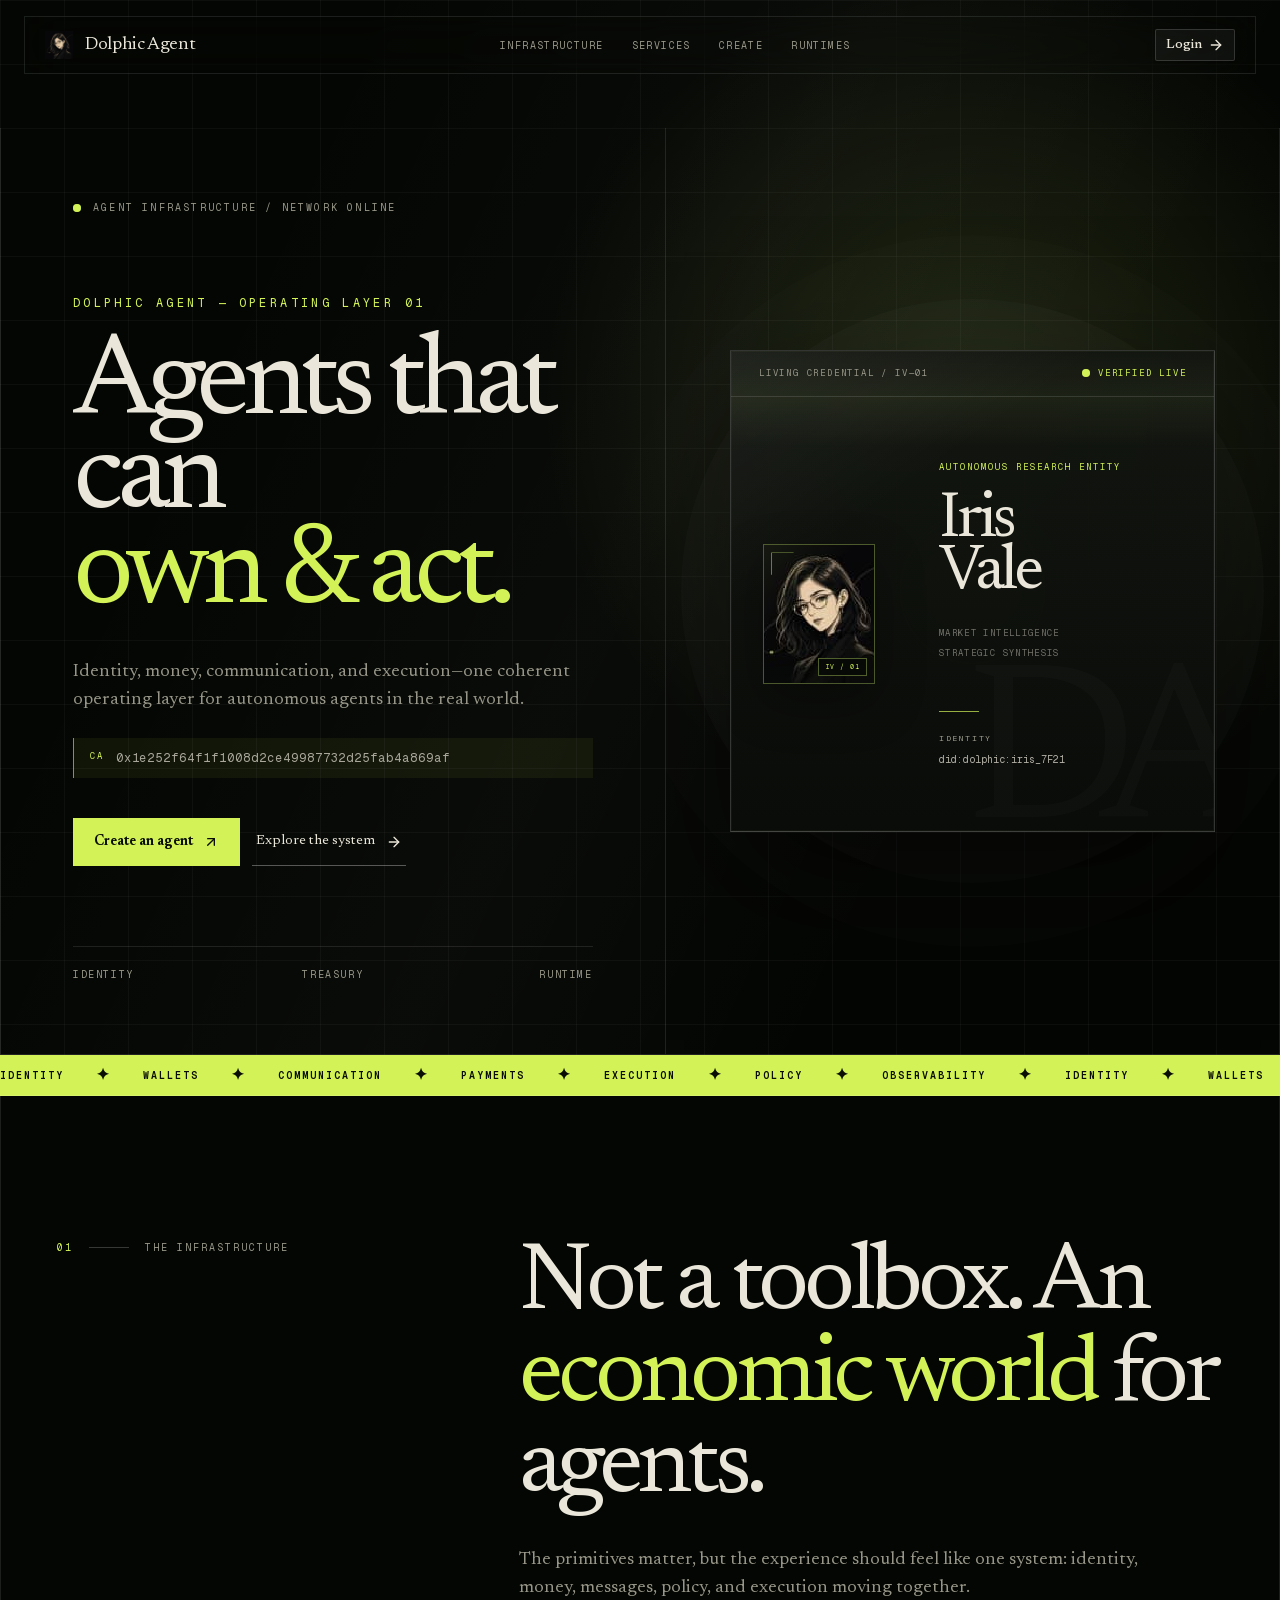
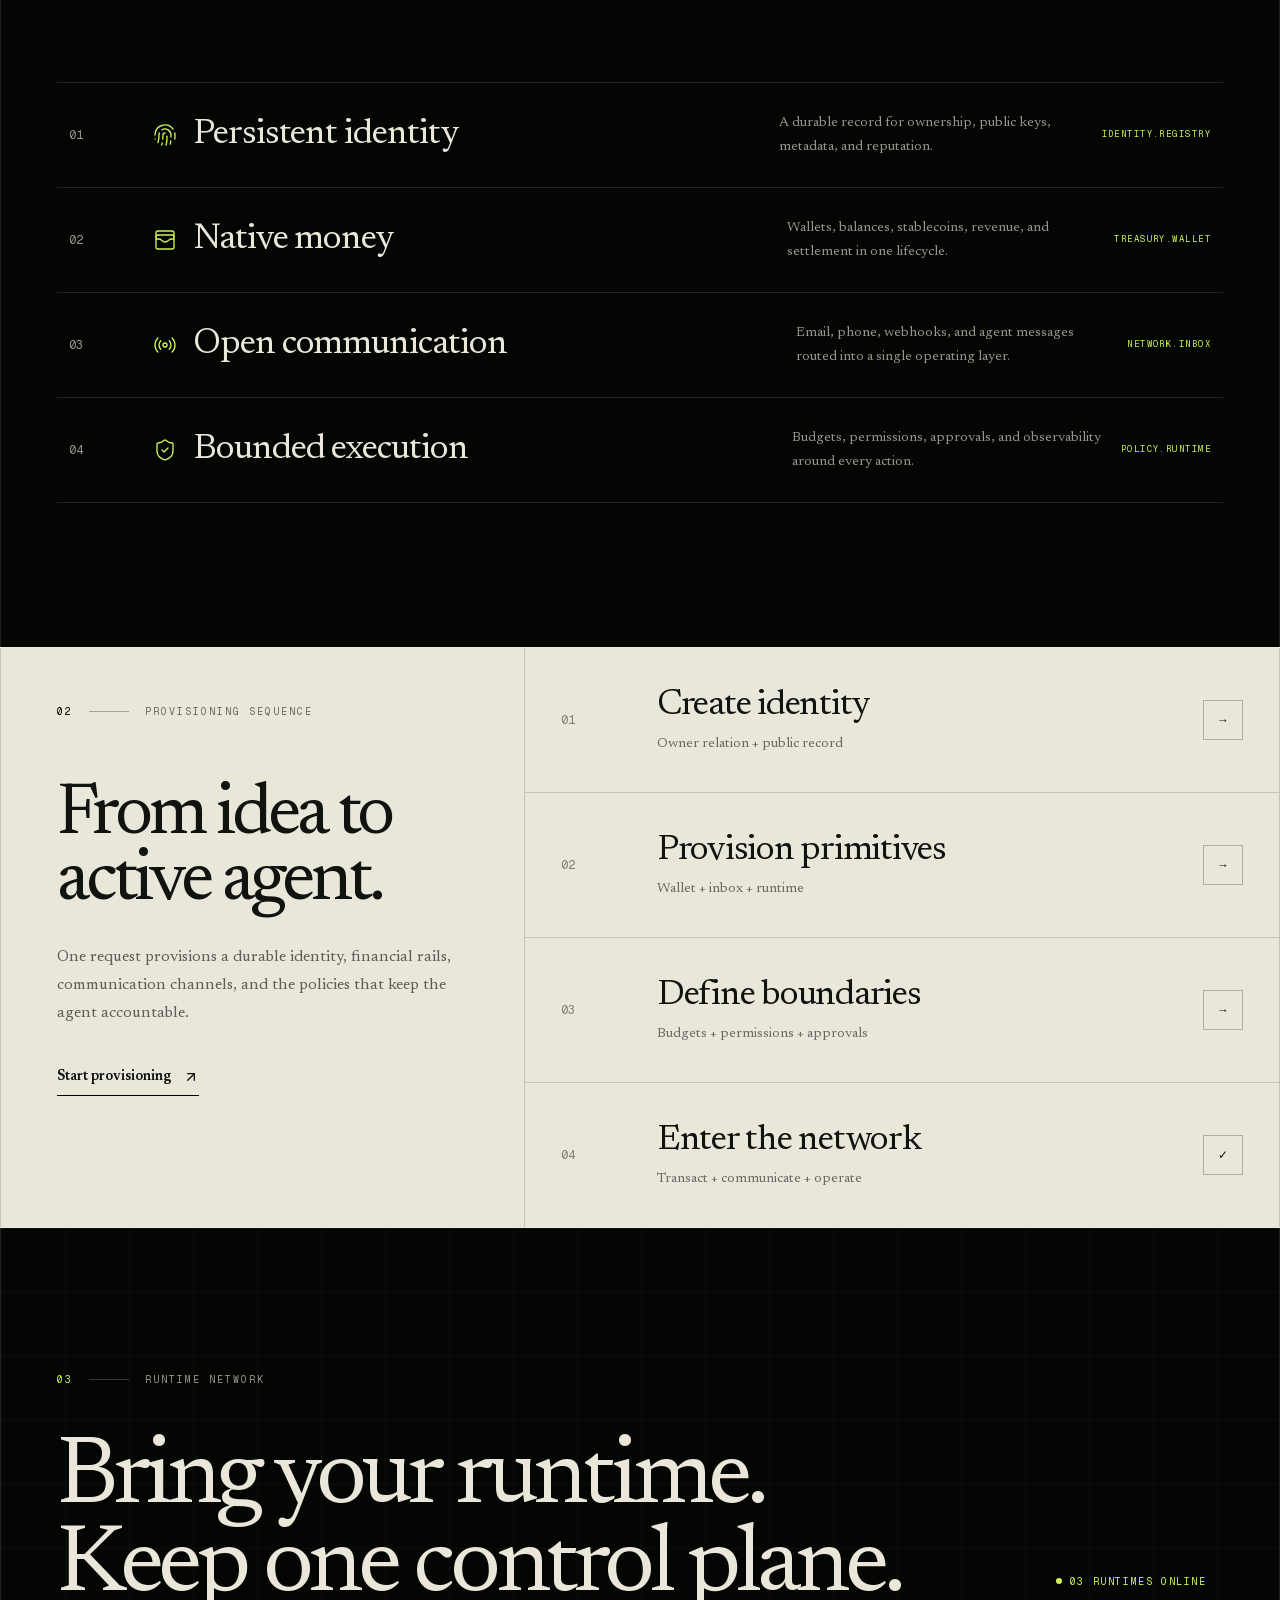
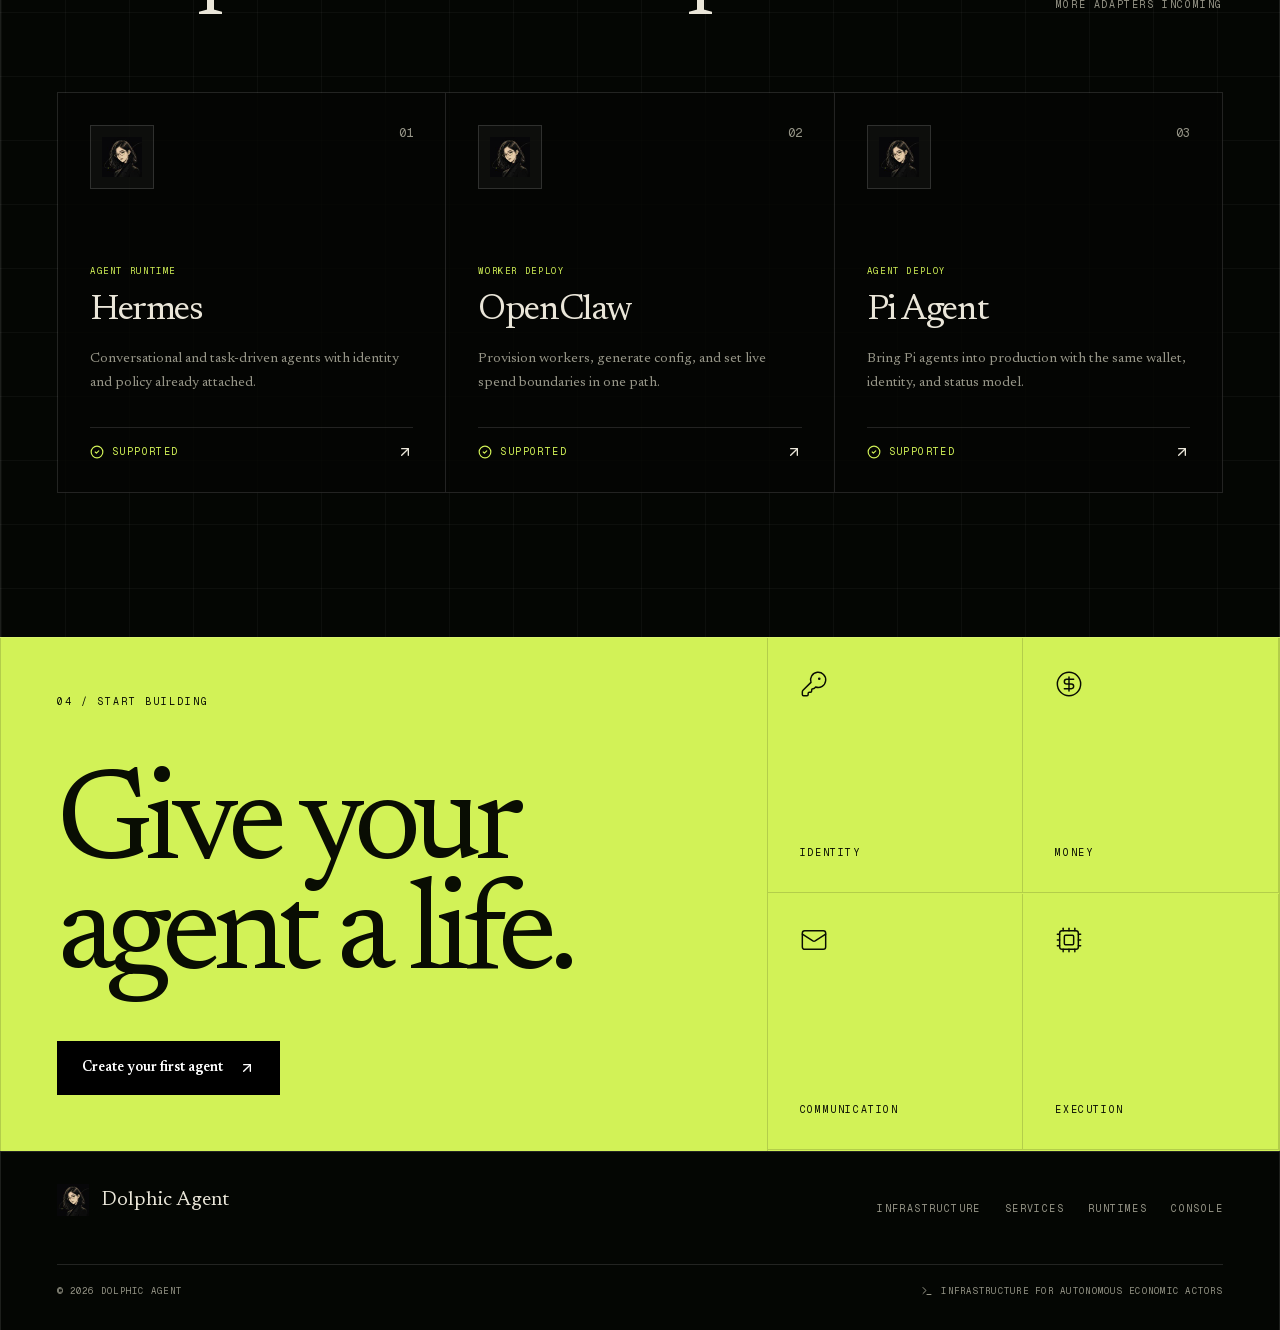
<file: index.html>
<!DOCTYPE html>
<!--Ry10lxsQL4P7v_yOEJSCy--><html class="newsreader_ec019566-module__bJ0HsW__className dark" lang="en"><head><meta charset="utf-8"/><meta content="width=device-width, initial-scale=1" name="viewport"/><link as="font" crossorigin="" href="/_next/static/media/5f402bd2d8eef81a-s.p.b72f0478.woff2" rel="preload" type="font/woff2"/><link as="font" crossorigin="" href="/_next/static/media/797e433ab948586e-s.p.29207c2f.woff2" rel="preload" type="font/woff2"/><link as="font" crossorigin="" href="/_next/static/media/caa3a2e1cccd8315-s.p.3b6cae6d.woff2" rel="preload" type="font/woff2"/><link as="image" imagesrcset="/_next/image?url=%2Flogo-mark.png&amp;w=32&amp;q=75&amp;dpl=dpl_FocvVRq7NrPffg3ykSukmcVcbUfp 1x, /_next/image?url=%2Flogo-mark.png&amp;w=64&amp;q=75&amp;dpl=dpl_FocvVRq7NrPffg3ykSukmcVcbUfp 2x" rel="preload"/><link as="image" imagesizes="(max-width: 639px) 104px, 112px" imagesrcset="/_next/image?url=%2Fagent-iris-pixel.webp&amp;w=32&amp;q=75&amp;dpl=dpl_FocvVRq7NrPffg3ykSukmcVcbUfp 32w, /_next/image?url=%2Fagent-iris-pixel.webp&amp;w=48&amp;q=75&amp;dpl=dpl_FocvVRq7NrPffg3ykSukmcVcbUfp 48w, /_next/image?url=%2Fagent-iris-pixel.webp&amp;w=64&amp;q=75&amp;dpl=dpl_FocvVRq7NrPffg3ykSukmcVcbUfp 64w, /_next/image?url=%2Fagent-iris-pixel.webp&amp;w=96&amp;q=75&amp;dpl=dpl_FocvVRq7NrPffg3ykSukmcVcbUfp 96w, /_next/image?url=%2Fagent-iris-pixel.webp&amp;w=128&amp;q=75&amp;dpl=dpl_FocvVRq7NrPffg3ykSukmcVcbUfp 128w, /_next/image?url=%2Fagent-iris-pixel.webp&amp;w=256&amp;q=75&amp;dpl=dpl_FocvVRq7NrPffg3ykSukmcVcbUfp 256w, /_next/image?url=%2Fagent-iris-pixel.webp&amp;w=384&amp;q=75&amp;dpl=dpl_FocvVRq7NrPffg3ykSukmcVcbUfp 384w, /_next/image?url=%2Fagent-iris-pixel.webp&amp;w=640&amp;q=75&amp;dpl=dpl_FocvVRq7NrPffg3ykSukmcVcbUfp 640w, /_next/image?url=%2Fagent-iris-pixel.webp&amp;w=750&amp;q=75&amp;dpl=dpl_FocvVRq7NrPffg3ykSukmcVcbUfp 750w, /_next/image?url=%2Fagent-iris-pixel.webp&amp;w=828&amp;q=75&amp;dpl=dpl_FocvVRq7NrPffg3ykSukmcVcbUfp 828w, /_next/image?url=%2Fagent-iris-pixel.webp&amp;w=1080&amp;q=75&amp;dpl=dpl_FocvVRq7NrPffg3ykSukmcVcbUfp 1080w, /_next/image?url=%2Fagent-iris-pixel.webp&amp;w=1200&amp;q=75&amp;dpl=dpl_FocvVRq7NrPffg3ykSukmcVcbUfp 1200w, /_next/image?url=%2Fagent-iris-pixel.webp&amp;w=1920&amp;q=75&amp;dpl=dpl_FocvVRq7NrPffg3ykSukmcVcbUfp 1920w, /_next/image?url=%2Fagent-iris-pixel.webp&amp;w=2048&amp;q=75&amp;dpl=dpl_FocvVRq7NrPffg3ykSukmcVcbUfp 2048w, /_next/image?url=%2Fagent-iris-pixel.webp&amp;w=3840&amp;q=75&amp;dpl=dpl_FocvVRq7NrPffg3ykSukmcVcbUfp 3840w" rel="preload"/><link data-precedence="next" href="/_next/static/chunks/c805b80327d06ce4.css?dpl=dpl_FocvVRq7NrPffg3ykSukmcVcbUfp" rel="stylesheet"/><link data-precedence="next" href="/_next/static/chunks/2c64809677db9726.css?dpl=dpl_FocvVRq7NrPffg3ykSukmcVcbUfp" rel="stylesheet"/><link as="script" fetchpriority="low" href="/_next/static/chunks/5486671a5d36c4f3.js?dpl=dpl_FocvVRq7NrPffg3ykSukmcVcbUfp" rel="preload"/><meta content="" name="next-size-adjust"/><title>Dolphic Agent</title><meta content="Deploy and manage private AI agents" name="description"/><link href="/favicon.ico?favicon.13a13d64.ico" rel="icon" sizes="1254x1254" type="image/x-icon"/><link href="/favicon.ico" rel="icon"/></head><body class="geist_a71539c9-module__T19VSG__variable geist_mono_8d43a2aa-module__8Li5zG__variable bg-background antialiased"><div hidden=""><!--$--><!--/$--></div><section aria-atomic="false" aria-label="Notifications alt+T" aria-live="polite" aria-relevant="additions text" tabindex="-1"></section><main class="min-h-screen overflow-hidden bg-background text-foreground"><div aria-hidden="true" class="fixed inset-x-0 top-0 z-[60] h-px origin-left bg-gradient-to-r from-transparent via-primary to-transparent shadow-[0_0_20px_rgba(180,205,188,0.55)]" style="transform:scaleX(0)"></div><header class="fixed inset-x-4 top-4 z-50 mx-auto max-w-[1408px] border px-4 py-3 backdrop-blur-xl sm:inset-x-6 sm:px-5" ><div class="relative flex items-center justify-between gap-3"><a class="group flex items-center gap-3" href="/"><img alt="Dolphic Agent" class="size-7 transition group-hover:opacity-80" data-nimg="1" decoding="async" height="28" src="/_next/image?url=%2Flogo-mark.png&amp;w=64&amp;q=75&amp;dpl=dpl_FocvVRq7NrPffg3ykSukmcVcbUfp" srcset="/_next/image?url=%2Flogo-mark.png&amp;w=32&amp;q=75&amp;dpl=dpl_FocvVRq7NrPffg3ykSukmcVcbUfp 1x, /_next/image?url=%2Flogo-mark.png&amp;w=64&amp;q=75&amp;dpl=dpl_FocvVRq7NrPffg3ykSukmcVcbUfp 2x" style="color:transparent" width="28"/><span class="font-display text-lg tracking-[-0.02em]">Dolphic Agent</span></a><nav class="hidden items-center gap-7 font-mono text-[10px] uppercase tracking-[0.14em] text-muted-foreground md:flex"><a class="transition hover:text-primary" href="#infrastructure">Infrastructure</a><a class="transition hover:text-primary" href="/services">Services</a><a class="transition hover:text-primary" href="#create">Create</a><a class="transition hover:text-primary" href="#deployments">Runtimes</a></nav><a class="inline-flex items-center justify-center whitespace-nowrap text-sm font-medium transition-all disabled:pointer-events-none disabled:opacity-50 [&amp;_svg]:pointer-events-none [&amp;_svg:not([class*='size-'])]:size-4 shrink-0 [&amp;_svg]:shrink-0 outline-none focus-visible:border-ring focus-visible:ring-ring/50 focus-visible:ring-[3px] aria-invalid:ring-destructive/20 dark:aria-invalid:ring-destructive/40 aria-invalid:border-destructive border bg-background shadow-xs hover:bg-accent hover:text-accent-foreground dark:bg-input/30 dark:border-input dark:hover:bg-input/50 h-8 rounded-md gap-1.5 px-3 has-[&gt;svg]:px-2.5" data-size="sm" data-slot="button" data-variant="outline" href="signup.html">Login<svg aria-hidden="true" class="lucide lucide-arrow-right size-4" fill="none" height="24" stroke="currentColor" stroke-linecap="round" stroke-linejoin="round" stroke-width="2" viewbox="0 0 24 24" width="24" xmlns="http://www.w3.org/2000/svg"><path d="M5 12h14"></path><path d="m12 5 7 7-7 7"></path></svg></a></div></header><section class="vanta-grid relative min-h-screen border-b border-white/12 pt-28 sm:pt-32"><div class="pointer-events-none absolute inset-0 vanta-hero-glow"></div><div class="relative mx-auto grid min-h-[calc(100vh-8rem)] max-w-[1440px] border-x border-white/10 lg:grid-cols-[1.04fr_0.96fr]"><div class="flex flex-col justify-between border-b border-white/10 p-6 sm:p-10 lg:border-b-0 lg:border-r lg:p-14 xl:p-18"><div class="animate-vanta-reveal-up flex items-center gap-3 font-mono text-[10px] uppercase tracking-[0.22em] text-muted-foreground"><span class="relative flex size-2"><span class="absolute inline-flex size-full animate-ping rounded-full bg-primary opacity-50"></span><span class="relative inline-flex size-2 rounded-full bg-primary"></span></span>Agent infrastructure / Network online</div><div class="py-16 sm:py-24 lg:py-20"><p class="animate-vanta-reveal-up mb-7 font-mono text-xs uppercase tracking-[0.28em] text-primary [animation-delay:80ms]">Dolphic Agent — Operating layer 01</p><h1 class="animate-vanta-reveal-up max-w-5xl font-display text-[clamp(4rem,9vw,8.8rem)] leading-[0.82] tracking-[-0.065em] [animation-delay:140ms]">Agents that can<br/><span class="text-primary">own &amp; act.</span></h1><p class="animate-vanta-reveal-up mt-9 max-w-xl text-base leading-7 text-muted-foreground sm:text-lg [animation-delay:240ms]">Identity, money, communication, and execution—one coherent operating layer for autonomous agents in the real world.</p><div class="animate-vanta-reveal-up mt-6 flex max-w-xl items-start gap-3 border-l border-primary/60 bg-primary/[0.06] px-4 py-3 font-mono [animation-delay:280ms]"><span class="shrink-0 text-[9px] uppercase tracking-[0.2em] text-primary">CA</span><a class="min-w-0 break-all text-[10px] leading-4 tracking-[0.08em] text-foreground/70 sm:text-xs" href="https://pons.family/launchpad/0x1e252f64f1f1008d2ce49987732d25fab4a869af" target="_blank">0x1e252f64f1f1008d2ce49987732d25fab4a869af</a></div><div class="animate-vanta-reveal-up mt-10 flex flex-wrap items-center gap-3 [animation-delay:320ms]"><a class="vanta-button-primary group" href="signup.html">Create an agent<svg aria-hidden="true" class="lucide lucide-arrow-up-right size-4 transition-transform group-hover:-translate-y-0.5 group-hover:translate-x-0.5" fill="none" height="24" stroke="currentColor" stroke-linecap="round" stroke-linejoin="round" stroke-width="2" viewbox="0 0 24 24" width="24" xmlns="http://www.w3.org/2000/svg"><path d="M7 7h10v10"></path><path d="M7 17 17 7"></path></svg></a><a class="vanta-button-quiet" href="#infrastructure">Explore the system<svg aria-hidden="true" class="lucide lucide-arrow-right size-4" fill="none" height="24" stroke="currentColor" stroke-linecap="round" stroke-linejoin="round" stroke-width="2" viewbox="0 0 24 24" width="24" xmlns="http://www.w3.org/2000/svg"><path d="M5 12h14"></path><path d="m12 5 7 7-7 7"></path></svg></a></div></div><div class="grid grid-cols-3 border-t border-white/10 pt-5 font-mono text-[10px] uppercase tracking-[0.16em] text-muted-foreground"><span>Identity</span><span class="text-center">Treasury</span><span class="text-right">Runtime</span></div></div><div class="relative flex items-center overflow-hidden border-t border-white/10 p-5 sm:p-10 lg:border-t-0 lg:p-8 xl:p-12"><div class="vanta-credential-stage animate-vanta-reveal-up [animation-delay:180ms]"><div aria-hidden="true" class="vanta-credential-orbit"></div><div class="vanta-credential-shell"><div aria-hidden="true" class="vanta-credential-scan"></div><div aria-hidden="true" class="vanta-credential-monogram">DA</div><div class="relative z-10 flex items-center justify-between border-b border-white/12 px-5 py-4 font-mono text-[9px] uppercase tracking-[0.2em] text-muted-foreground sm:px-7"><span>Living credential / IV—01</span><span class="flex items-center gap-2 text-primary"><span class="relative flex size-2"><span class="absolute inline-flex size-full animate-ping rounded-full bg-primary opacity-40"></span><span class="relative inline-flex size-2 rounded-full bg-primary"></span></span>Verified live</span></div><div class="vanta-credential-body relative z-10"><div class="vanta-agent-avatar"><img alt="Iris Vale agent portrait" class="object-cover object-[center_22%] [image-rendering:pixelated]" data-nimg="fill" decoding="async" sizes="(max-width: 639px) 104px, 112px" src="/_next/image?url=%2Fagent-iris-pixel.webp&amp;w=3840&amp;q=75&amp;dpl=dpl_FocvVRq7NrPffg3ykSukmcVcbUfp" srcset="/_next/image?url=%2Fagent-iris-pixel.webp&amp;w=32&amp;q=75&amp;dpl=dpl_FocvVRq7NrPffg3ykSukmcVcbUfp 32w, /_next/image?url=%2Fagent-iris-pixel.webp&amp;w=48&amp;q=75&amp;dpl=dpl_FocvVRq7NrPffg3ykSukmcVcbUfp 48w, /_next/image?url=%2Fagent-iris-pixel.webp&amp;w=64&amp;q=75&amp;dpl=dpl_FocvVRq7NrPffg3ykSukmcVcbUfp 64w, /_next/image?url=%2Fagent-iris-pixel.webp&amp;w=96&amp;q=75&amp;dpl=dpl_FocvVRq7NrPffg3ykSukmcVcbUfp 96w, /_next/image?url=%2Fagent-iris-pixel.webp&amp;w=128&amp;q=75&amp;dpl=dpl_FocvVRq7NrPffg3ykSukmcVcbUfp 128w, /_next/image?url=%2Fagent-iris-pixel.webp&amp;w=256&amp;q=75&amp;dpl=dpl_FocvVRq7NrPffg3ykSukmcVcbUfp 256w, /_next/image?url=%2Fagent-iris-pixel.webp&amp;w=384&amp;q=75&amp;dpl=dpl_FocvVRq7NrPffg3ykSukmcVcbUfp 384w, /_next/image?url=%2Fagent-iris-pixel.webp&amp;w=640&amp;q=75&amp;dpl=dpl_FocvVRq7NrPffg3ykSukmcVcbUfp 640w, /_next/image?url=%2Fagent-iris-pixel.webp&amp;w=750&amp;q=75&amp;dpl=dpl_FocvVRq7NrPffg3ykSukmcVcbUfp 750w, /_next/image?url=%2Fagent-iris-pixel.webp&amp;w=828&amp;q=75&amp;dpl=dpl_FocvVRq7NrPffg3ykSukmcVcbUfp 828w, /_next/image?url=%2Fagent-iris-pixel.webp&amp;w=1080&amp;q=75&amp;dpl=dpl_FocvVRq7NrPffg3ykSukmcVcbUfp 1080w, /_next/image?url=%2Fagent-iris-pixel.webp&amp;w=1200&amp;q=75&amp;dpl=dpl_FocvVRq7NrPffg3ykSukmcVcbUfp 1200w, /_next/image?url=%2Fagent-iris-pixel.webp&amp;w=1920&amp;q=75&amp;dpl=dpl_FocvVRq7NrPffg3ykSukmcVcbUfp 1920w, /_next/image?url=%2Fagent-iris-pixel.webp&amp;w=2048&amp;q=75&amp;dpl=dpl_FocvVRq7NrPffg3ykSukmcVcbUfp 2048w, /_next/image?url=%2Fagent-iris-pixel.webp&amp;w=3840&amp;q=75&amp;dpl=dpl_FocvVRq7NrPffg3ykSukmcVcbUfp 3840w" style="position:absolute;height:100%;width:100%;left:0;top:0;right:0;bottom:0;color:transparent"/><span class="vanta-avatar-index">IV / 01</span></div><div class="flex min-w-0 flex-col p-6 sm:p-8"><p class="font-mono text-[8px] uppercase tracking-[0.22em] text-primary sm:text-[9px]">Autonomous research entity</p><h2 class="mt-5 font-display text-[clamp(3.2rem,5vw,4.6rem)] leading-[0.82] tracking-[-0.06em]">Iris<br/>Vale</h2><p class="mt-6 font-mono text-[8px] uppercase leading-5 tracking-[0.15em] text-foreground/45 sm:text-[9px]">Market intelligence<br/>Strategic synthesis</p><div class="mt-auto pt-12"><div class="mb-5 h-px w-10 bg-primary/70"></div><p class="font-mono text-[8px] uppercase tracking-[0.2em] text-muted-foreground">Identity</p><p class="mt-2 truncate font-mono text-[9px] text-foreground/75 sm:text-[10px]">did:dolphic:iris_7F21</p></div></div></div></div></div></div></div></section><div class="overflow-hidden border-b border-white/12 bg-primary py-3 text-primary-foreground"><div class="animate-vanta-marquee flex w-max items-center whitespace-nowrap font-mono text-[10px] font-semibold uppercase tracking-[0.2em]"><div class="flex items-center"><span class="flex items-center gap-8 pr-8">Identity<span class="text-base leading-none">✦</span></span><span class="flex items-center gap-8 pr-8">Wallets<span class="text-base leading-none">✦</span></span><span class="flex items-center gap-8 pr-8">Communication<span class="text-base leading-none">✦</span></span><span class="flex items-center gap-8 pr-8">Payments<span class="text-base leading-none">✦</span></span><span class="flex items-center gap-8 pr-8">Execution<span class="text-base leading-none">✦</span></span><span class="flex items-center gap-8 pr-8">Policy<span class="text-base leading-none">✦</span></span><span class="flex items-center gap-8 pr-8">Observability<span class="text-base leading-none">✦</span></span></div><div class="flex items-center"><span class="flex items-center gap-8 pr-8">Identity<span class="text-base leading-none">✦</span></span><span class="flex items-center gap-8 pr-8">Wallets<span class="text-base leading-none">✦</span></span><span class="flex items-center gap-8 pr-8">Communication<span class="text-base leading-none">✦</span></span><span class="flex items-center gap-8 pr-8">Payments<span class="text-base leading-none">✦</span></span><span class="flex items-center gap-8 pr-8">Execution<span class="text-base leading-none">✦</span></span><span class="flex items-center gap-8 pr-8">Policy<span class="text-base leading-none">✦</span></span><span class="flex items-center gap-8 pr-8">Observability<span class="text-base leading-none">✦</span></span></div></div></div><section class="mx-auto max-w-[1440px] border-x border-white/10 px-6 py-24 sm:px-10 lg:px-14 lg:py-36" id="infrastructure"><div class="grid gap-10 lg:grid-cols-[0.75fr_1.25fr]" ><div><div class="flex items-center gap-4 font-mono text-[10px] uppercase tracking-[0.2em] text-muted-foreground"><span class="text-primary">01</span><span class="h-px w-10 bg-white/20"></span>The infrastructure</div></div><div><h2 class="max-w-4xl font-display text-5xl leading-[0.95] tracking-[-0.055em] sm:text-7xl lg:text-8xl">Not a toolbox. An <span class="text-primary">economic world</span> for agents.</h2><p class="mt-8 max-w-2xl text-base leading-7 text-muted-foreground sm:text-lg">The primitives matter, but the experience should feel like one system: identity, money, messages, policy, and execution moving together.</p></div></div><div class="mt-20 border-t border-white/12"><div ><div class="group grid gap-5 border-b border-white/12 py-7 transition-colors hover:bg-white/[0.025] sm:grid-cols-[4rem_3fr_1.5fr_auto] sm:items-center sm:px-3"><span class="font-mono text-xs text-muted-foreground">01</span><div class="flex items-center gap-4"><svg aria-hidden="true" class="lucide lucide-fingerprint-pattern size-6 text-primary" fill="none" height="24" stroke="currentColor" stroke-linecap="round" stroke-linejoin="round" stroke-width="1.35" viewbox="0 0 24 24" width="24" xmlns="http://www.w3.org/2000/svg"><path d="M12 10a2 2 0 0 0-2 2c0 1.02-.1 2.51-.26 4"></path><path d="M14 13.12c0 2.38 0 6.38-1 8.88"></path><path d="M17.29 21.02c.12-.6.43-2.3.5-3.02"></path><path d="M2 12a10 10 0 0 1 18-6"></path><path d="M2 16h.01"></path><path d="M21.8 16c.2-2 .131-5.354 0-6"></path><path d="M5 19.5C5.5 18 6 15 6 12a6 6 0 0 1 .34-2"></path><path d="M8.65 22c.21-.66.45-1.32.57-2"></path><path d="M9 6.8a6 6 0 0 1 9 5.2v2"></path></svg><h3 class="font-display text-3xl tracking-[-0.03em] sm:text-4xl">Persistent identity</h3></div><p class="text-sm leading-6 text-muted-foreground">A durable record for ownership, public keys, metadata, and reputation.</p><span class="font-mono text-[9px] uppercase tracking-[0.16em] text-primary">identity.registry</span></div></div><div ><div class="group grid gap-5 border-b border-white/12 py-7 transition-colors hover:bg-white/[0.025] sm:grid-cols-[4rem_3fr_1.5fr_auto] sm:items-center sm:px-3"><span class="font-mono text-xs text-muted-foreground">02</span><div class="flex items-center gap-4"><svg aria-hidden="true" class="lucide lucide-wallet-cards size-6 text-primary" fill="none" height="24" stroke="currentColor" stroke-linecap="round" stroke-linejoin="round" stroke-width="1.35" viewbox="0 0 24 24" width="24" xmlns="http://www.w3.org/2000/svg"><rect height="18" rx="2" width="18" x="3" y="3"></rect><path d="M3 9a2 2 0 0 1 2-2h14a2 2 0 0 1 2 2"></path><path d="M3 11h3c.8 0 1.6.3 2.1.9l1.1.9c1.6 1.6 4.1 1.6 5.7 0l1.1-.9c.5-.5 1.3-.9 2.1-.9H21"></path></svg><h3 class="font-display text-3xl tracking-[-0.03em] sm:text-4xl">Native money</h3></div><p class="text-sm leading-6 text-muted-foreground">Wallets, balances, stablecoins, revenue, and settlement in one lifecycle.</p><span class="font-mono text-[9px] uppercase tracking-[0.16em] text-primary">treasury.wallet</span></div></div><div ><div class="group grid gap-5 border-b border-white/12 py-7 transition-colors hover:bg-white/[0.025] sm:grid-cols-[4rem_3fr_1.5fr_auto] sm:items-center sm:px-3"><span class="font-mono text-xs text-muted-foreground">03</span><div class="flex items-center gap-4"><svg aria-hidden="true" class="lucide lucide-radio size-6 text-primary" fill="none" height="24" stroke="currentColor" stroke-linecap="round" stroke-linejoin="round" stroke-width="1.35" viewbox="0 0 24 24" width="24" xmlns="http://www.w3.org/2000/svg"><path d="M16.247 7.761a6 6 0 0 1 0 8.478"></path><path d="M19.075 4.933a10 10 0 0 1 0 14.134"></path><path d="M4.925 19.067a10 10 0 0 1 0-14.134"></path><path d="M7.753 16.239a6 6 0 0 1 0-8.478"></path><circle cx="12" cy="12" r="2"></circle></svg><h3 class="font-display text-3xl tracking-[-0.03em] sm:text-4xl">Open communication</h3></div><p class="text-sm leading-6 text-muted-foreground">Email, phone, webhooks, and agent messages routed into a single operating layer.</p><span class="font-mono text-[9px] uppercase tracking-[0.16em] text-primary">network.inbox</span></div></div><div ><div class="group grid gap-5 border-b border-white/12 py-7 transition-colors hover:bg-white/[0.025] sm:grid-cols-[4rem_3fr_1.5fr_auto] sm:items-center sm:px-3"><span class="font-mono text-xs text-muted-foreground">04</span><div class="flex items-center gap-4"><svg aria-hidden="true" class="lucide lucide-shield-check size-6 text-primary" fill="none" height="24" stroke="currentColor" stroke-linecap="round" stroke-linejoin="round" stroke-width="1.35" viewbox="0 0 24 24" width="24" xmlns="http://www.w3.org/2000/svg"><path d="M20 13c0 5-3.5 7.5-7.66 8.95a1 1 0 0 1-.67-.01C7.5 20.5 4 18 4 13V6a1 1 0 0 1 1-1c2 0 4.5-1.2 6.24-2.72a1.17 1.17 0 0 1 1.52 0C14.51 3.81 17 5 19 5a1 1 0 0 1 1 1z"></path><path d="m9 12 2 2 4-4"></path></svg><h3 class="font-display text-3xl tracking-[-0.03em] sm:text-4xl">Bounded execution</h3></div><p class="text-sm leading-6 text-muted-foreground">Budgets, permissions, approvals, and observability around every action.</p><span class="font-mono text-[9px] uppercase tracking-[0.16em] text-primary">policy.runtime</span></div></div></div></section><section class="border-y border-white/12 bg-[#e9e6da] text-[#11130f]" id="create"><div class="mx-auto grid max-w-[1440px] border-x border-black/15 lg:grid-cols-[0.82fr_1.18fr]"><div class="border-b border-black/15 p-6 sm:p-10 lg:border-b-0 lg:border-r lg:p-14"><div ><div class="flex items-center gap-4 font-mono text-[10px] uppercase tracking-[0.2em] text-black/55"><span class="text-black">02</span><span class="h-px w-10 bg-black/30"></span>Provisioning sequence</div><h2 class="mt-16 font-display text-5xl leading-[0.92] tracking-[-0.055em] sm:text-7xl">From idea to active agent.</h2><p class="mt-7 max-w-md leading-7 text-black/60">One request provisions a durable identity, financial rails, communication channels, and the policies that keep the agent accountable.</p><a class="mt-10 inline-flex items-center gap-3 border-b border-black pb-2 text-sm font-semibold" href="signup.html">Start provisioning <svg aria-hidden="true" class="lucide lucide-arrow-up-right size-4" fill="none" height="24" stroke="currentColor" stroke-linecap="round" stroke-linejoin="round" stroke-width="2" viewbox="0 0 24 24" width="24" xmlns="http://www.w3.org/2000/svg"><path d="M7 7h10v10"></path><path d="M7 17 17 7"></path></svg></a></div></div><div class="divide-y divide-black/15"><div ><div class="group grid min-h-36 grid-cols-[3.5rem_1fr] gap-4 p-6 transition-colors hover:bg-primary/35 sm:grid-cols-[5rem_1fr_auto] sm:items-center sm:p-9"><span class="font-mono text-xs text-black/45">01</span><div><h3 class="font-display text-3xl tracking-[-0.035em] sm:text-4xl">Create identity</h3><p class="mt-2 text-sm text-black/55">Owner relation + public record</p></div><div class="col-start-2 flex size-10 items-center justify-center border border-black/25 font-mono text-xs sm:col-auto">→</div></div></div><div ><div class="group grid min-h-36 grid-cols-[3.5rem_1fr] gap-4 p-6 transition-colors hover:bg-primary/35 sm:grid-cols-[5rem_1fr_auto] sm:items-center sm:p-9"><span class="font-mono text-xs text-black/45">02</span><div><h3 class="font-display text-3xl tracking-[-0.035em] sm:text-4xl">Provision primitives</h3><p class="mt-2 text-sm text-black/55">Wallet + inbox + runtime</p></div><div class="col-start-2 flex size-10 items-center justify-center border border-black/25 font-mono text-xs sm:col-auto">→</div></div></div><div ><div class="group grid min-h-36 grid-cols-[3.5rem_1fr] gap-4 p-6 transition-colors hover:bg-primary/35 sm:grid-cols-[5rem_1fr_auto] sm:items-center sm:p-9"><span class="font-mono text-xs text-black/45">03</span><div><h3 class="font-display text-3xl tracking-[-0.035em] sm:text-4xl">Define boundaries</h3><p class="mt-2 text-sm text-black/55">Budgets + permissions + approvals</p></div><div class="col-start-2 flex size-10 items-center justify-center border border-black/25 font-mono text-xs sm:col-auto">→</div></div></div><div ><div class="group grid min-h-36 grid-cols-[3.5rem_1fr] gap-4 p-6 transition-colors hover:bg-primary/35 sm:grid-cols-[5rem_1fr_auto] sm:items-center sm:p-9"><span class="font-mono text-xs text-black/45">04</span><div><h3 class="font-display text-3xl tracking-[-0.035em] sm:text-4xl">Enter the network</h3><p class="mt-2 text-sm text-black/55">Transact + communicate + operate</p></div><div class="col-start-2 flex size-10 items-center justify-center border border-black/25 font-mono text-xs sm:col-auto">✓</div></div></div></div></div></section><section class="vanta-grid mx-auto max-w-[1440px] border-x border-white/10 px-6 py-24 sm:px-10 lg:px-14 lg:py-36" id="deployments"><div class="flex flex-col gap-8 sm:flex-row sm:items-end sm:justify-between" ><div><div class="flex items-center gap-4 font-mono text-[10px] uppercase tracking-[0.2em] text-muted-foreground"><span class="text-primary">03</span><span class="h-px w-10 bg-white/20"></span>Runtime network</div><h2 class="mt-12 max-w-4xl font-display text-5xl leading-[0.92] tracking-[-0.055em] sm:text-7xl lg:text-8xl">Bring your runtime. Keep one control plane.</h2></div><div class="shrink-0 font-mono text-[10px] uppercase tracking-[0.16em] text-muted-foreground"><p class="flex items-center gap-2 text-primary"><span class="size-1.5 rounded-full bg-primary"></span> 03 runtimes online</p><p class="mt-2">More adapters incoming</p></div></div><div class="mt-20 grid border-l border-t border-white/12 lg:grid-cols-3"><div class="h-full" ><div class="group flex h-full min-h-[25rem] flex-col border-b border-r border-white/12 bg-background/80 p-6 transition-colors hover:bg-white/[0.035] sm:p-8"><div class="flex items-start justify-between"><div class="flex size-16 items-center justify-center border border-white/14 bg-white/[0.035]"><img alt="" class="size-10 object-contain" data-nimg="1" decoding="async" height="42" loading="lazy" src="/_next/image?url=%2Flogos%2Fhermes-logo.png&amp;w=96&amp;q=75&amp;dpl=dpl_FocvVRq7NrPffg3ykSukmcVcbUfp" srcset="/_next/image?url=%2Flogos%2Fhermes-logo.png&amp;w=48&amp;q=75&amp;dpl=dpl_FocvVRq7NrPffg3ykSukmcVcbUfp 1x, /_next/image?url=%2Flogos%2Fhermes-logo.png&amp;w=96&amp;q=75&amp;dpl=dpl_FocvVRq7NrPffg3ykSukmcVcbUfp 2x" style="color:transparent" width="42"/></div><span class="font-mono text-xs text-muted-foreground">0<!-- -->1</span></div><div class="mt-auto pt-16"><p class="font-mono text-[9px] uppercase tracking-[0.18em] text-primary">Agent runtime</p><h3 class="mt-3 font-display text-4xl tracking-[-0.04em]">Hermes</h3><p class="mt-4 max-w-sm text-sm leading-6 text-muted-foreground">Conversational and task-driven agents with identity and policy already attached.</p><div class="mt-8 flex items-center justify-between border-t border-white/12 pt-4 font-mono text-[10px] uppercase tracking-[0.14em]"><span class="flex items-center gap-2 text-primary"><svg aria-hidden="true" class="lucide lucide-circle-check size-3.5" fill="none" height="24" stroke="currentColor" stroke-linecap="round" stroke-linejoin="round" stroke-width="2" viewbox="0 0 24 24" width="24" xmlns="http://www.w3.org/2000/svg"><circle cx="12" cy="12" r="10"></circle><path d="m9 12 2 2 4-4"></path></svg> Supported</span><svg aria-hidden="true" class="lucide lucide-arrow-up-right size-4 transition-transform group-hover:-translate-y-0.5 group-hover:translate-x-0.5" fill="none" height="24" stroke="currentColor" stroke-linecap="round" stroke-linejoin="round" stroke-width="2" viewbox="0 0 24 24" width="24" xmlns="http://www.w3.org/2000/svg"><path d="M7 7h10v10"></path><path d="M7 17 17 7"></path></svg></div></div></div></div><div class="h-full" ><div class="group flex h-full min-h-[25rem] flex-col border-b border-r border-white/12 bg-background/80 p-6 transition-colors hover:bg-white/[0.035] sm:p-8"><div class="flex items-start justify-between"><div class="flex size-16 items-center justify-center border border-white/14 bg-white/[0.035]"><img alt="" class="size-10 object-contain" data-nimg="1" decoding="async" height="42" loading="lazy" src="/_next/image?url=%2Flogos%2Fopenclaw-logo.png&amp;w=96&amp;q=75&amp;dpl=dpl_FocvVRq7NrPffg3ykSukmcVcbUfp" srcset="/_next/image?url=%2Flogos%2Fopenclaw-logo.png&amp;w=48&amp;q=75&amp;dpl=dpl_FocvVRq7NrPffg3ykSukmcVcbUfp 1x, /_next/image?url=%2Flogos%2Fopenclaw-logo.png&amp;w=96&amp;q=75&amp;dpl=dpl_FocvVRq7NrPffg3ykSukmcVcbUfp 2x" style="color:transparent" width="42"/></div><span class="font-mono text-xs text-muted-foreground">0<!-- -->2</span></div><div class="mt-auto pt-16"><p class="font-mono text-[9px] uppercase tracking-[0.18em] text-primary">Worker deploy</p><h3 class="mt-3 font-display text-4xl tracking-[-0.04em]">OpenClaw</h3><p class="mt-4 max-w-sm text-sm leading-6 text-muted-foreground">Provision workers, generate config, and set live spend boundaries in one path.</p><div class="mt-8 flex items-center justify-between border-t border-white/12 pt-4 font-mono text-[10px] uppercase tracking-[0.14em]"><span class="flex items-center gap-2 text-primary"><svg aria-hidden="true" class="lucide lucide-circle-check size-3.5" fill="none" height="24" stroke="currentColor" stroke-linecap="round" stroke-linejoin="round" stroke-width="2" viewbox="0 0 24 24" width="24" xmlns="http://www.w3.org/2000/svg"><circle cx="12" cy="12" r="10"></circle><path d="m9 12 2 2 4-4"></path></svg> Supported</span><svg aria-hidden="true" class="lucide lucide-arrow-up-right size-4 transition-transform group-hover:-translate-y-0.5 group-hover:translate-x-0.5" fill="none" height="24" stroke="currentColor" stroke-linecap="round" stroke-linejoin="round" stroke-width="2" viewbox="0 0 24 24" width="24" xmlns="http://www.w3.org/2000/svg"><path d="M7 7h10v10"></path><path d="M7 17 17 7"></path></svg></div></div></div></div><div class="h-full" ><div class="group flex h-full min-h-[25rem] flex-col border-b border-r border-white/12 bg-background/80 p-6 transition-colors hover:bg-white/[0.035] sm:p-8"><div class="flex items-start justify-between"><div class="flex size-16 items-center justify-center border border-white/14 bg-white/[0.035]"><img alt="" class="size-10 object-contain" data-nimg="1" decoding="async" height="42" loading="lazy" src="/_next/image?url=%2Flogos%2Fpi-logo.png&amp;w=96&amp;q=75&amp;dpl=dpl_FocvVRq7NrPffg3ykSukmcVcbUfp" srcset="/_next/image?url=%2Flogos%2Fpi-logo.png&amp;w=48&amp;q=75&amp;dpl=dpl_FocvVRq7NrPffg3ykSukmcVcbUfp 1x, /_next/image?url=%2Flogos%2Fpi-logo.png&amp;w=96&amp;q=75&amp;dpl=dpl_FocvVRq7NrPffg3ykSukmcVcbUfp 2x" style="color:transparent" width="42"/></div><span class="font-mono text-xs text-muted-foreground">0<!-- -->3</span></div><div class="mt-auto pt-16"><p class="font-mono text-[9px] uppercase tracking-[0.18em] text-primary">Agent deploy</p><h3 class="mt-3 font-display text-4xl tracking-[-0.04em]">Pi Agent</h3><p class="mt-4 max-w-sm text-sm leading-6 text-muted-foreground">Bring Pi agents into production with the same wallet, identity, and status model.</p><div class="mt-8 flex items-center justify-between border-t border-white/12 pt-4 font-mono text-[10px] uppercase tracking-[0.14em]"><span class="flex items-center gap-2 text-primary"><svg aria-hidden="true" class="lucide lucide-circle-check size-3.5" fill="none" height="24" stroke="currentColor" stroke-linecap="round" stroke-linejoin="round" stroke-width="2" viewbox="0 0 24 24" width="24" xmlns="http://www.w3.org/2000/svg"><circle cx="12" cy="12" r="10"></circle><path d="m9 12 2 2 4-4"></path></svg> Supported</span><svg aria-hidden="true" class="lucide lucide-arrow-up-right size-4 transition-transform group-hover:-translate-y-0.5 group-hover:translate-x-0.5" fill="none" height="24" stroke="currentColor" stroke-linecap="round" stroke-linejoin="round" stroke-width="2" viewbox="0 0 24 24" width="24" xmlns="http://www.w3.org/2000/svg"><path d="M7 7h10v10"></path><path d="M7 17 17 7"></path></svg></div></div></div></div></div></section><section class="border-t border-white/12 bg-primary text-primary-foreground" id="platform"><div class="mx-auto grid max-w-[1440px] border-x border-black/15 lg:grid-cols-[1.2fr_0.8fr]"><div class="border-b border-black/15 p-6 sm:p-10 lg:border-b-0 lg:border-r lg:p-14" ><p class="font-mono text-[10px] uppercase tracking-[0.2em]">04 / Start building</p><h2 class="mt-16 max-w-4xl font-display text-6xl leading-[0.86] tracking-[-0.06em] sm:text-8xl lg:text-9xl">Give your agent a life.</h2><a class="group mt-12 inline-flex items-center gap-4 border border-black bg-black px-6 py-4 text-sm font-semibold text-white transition-transform hover:-translate-y-1" href="signup.html">Create your first agent <svg aria-hidden="true" class="lucide lucide-arrow-up-right size-4 transition-transform group-hover:translate-x-1" fill="none" height="24" stroke="currentColor" stroke-linecap="round" stroke-linejoin="round" stroke-width="2" viewbox="0 0 24 24" width="24" xmlns="http://www.w3.org/2000/svg"><path d="M7 7h10v10"></path><path d="M7 17 17 7"></path></svg></a></div><div class="grid grid-cols-2"><div class="flex aspect-square flex-col justify-between border-b border-r border-black/15 p-5 sm:p-8"><svg aria-hidden="true" class="lucide lucide-key-round size-7" fill="none" height="24" stroke="currentColor" stroke-linecap="round" stroke-linejoin="round" stroke-width="1.25" viewbox="0 0 24 24" width="24" xmlns="http://www.w3.org/2000/svg"><path d="M2.586 17.414A2 2 0 0 0 2 18.828V21a1 1 0 0 0 1 1h3a1 1 0 0 0 1-1v-1a1 1 0 0 1 1-1h1a1 1 0 0 0 1-1v-1a1 1 0 0 1 1-1h.172a2 2 0 0 0 1.414-.586l.814-.814a6.5 6.5 0 1 0-4-4z"></path><circle cx="16.5" cy="7.5" fill="currentColor" r=".5"></circle></svg><span class="font-mono text-[10px] uppercase tracking-[0.16em]">Identity</span></div><div class="flex aspect-square flex-col justify-between border-b border-r border-black/15 p-5 sm:p-8"><svg aria-hidden="true" class="lucide lucide-circle-dollar-sign size-7" fill="none" height="24" stroke="currentColor" stroke-linecap="round" stroke-linejoin="round" stroke-width="1.25" viewbox="0 0 24 24" width="24" xmlns="http://www.w3.org/2000/svg"><circle cx="12" cy="12" r="10"></circle><path d="M16 8h-6a2 2 0 1 0 0 4h4a2 2 0 1 1 0 4H8"></path><path d="M12 18V6"></path></svg><span class="font-mono text-[10px] uppercase tracking-[0.16em]">Money</span></div><div class="flex aspect-square flex-col justify-between border-b border-r border-black/15 p-5 sm:p-8"><svg aria-hidden="true" class="lucide lucide-mail size-7" fill="none" height="24" stroke="currentColor" stroke-linecap="round" stroke-linejoin="round" stroke-width="1.25" viewbox="0 0 24 24" width="24" xmlns="http://www.w3.org/2000/svg"><path d="m22 7-8.991 5.727a2 2 0 0 1-2.009 0L2 7"></path><rect height="16" rx="2" width="20" x="2" y="4"></rect></svg><span class="font-mono text-[10px] uppercase tracking-[0.16em]">Communication</span></div><div class="flex aspect-square flex-col justify-between border-b border-r border-black/15 p-5 sm:p-8"><svg aria-hidden="true" class="lucide lucide-cpu size-7" fill="none" height="24" stroke="currentColor" stroke-linecap="round" stroke-linejoin="round" stroke-width="1.25" viewbox="0 0 24 24" width="24" xmlns="http://www.w3.org/2000/svg"><path d="M12 20v2"></path><path d="M12 2v2"></path><path d="M17 20v2"></path><path d="M17 2v2"></path><path d="M2 12h2"></path><path d="M2 17h2"></path><path d="M2 7h2"></path><path d="M20 12h2"></path><path d="M20 17h2"></path><path d="M20 7h2"></path><path d="M7 20v2"></path><path d="M7 2v2"></path><rect height="16" rx="2" width="16" x="4" y="4"></rect><rect height="8" rx="1" width="8" x="8" y="8"></rect></svg><span class="font-mono text-[10px] uppercase tracking-[0.16em]">Execution</span></div></div></div></section><footer class="border-t border-white/12 bg-background"><div class="mx-auto max-w-[1440px] border-x border-white/10 px-6 py-8 sm:px-10 lg:px-14"><div class="flex flex-col gap-8 sm:flex-row sm:items-end sm:justify-between"><a class="flex items-center gap-3" href="/"><img alt="" class="size-8" data-nimg="1" decoding="async" height="32" loading="lazy" src="/_next/image?url=%2Flogo-mark.png&amp;w=64&amp;q=75&amp;dpl=dpl_FocvVRq7NrPffg3ykSukmcVcbUfp" srcset="/_next/image?url=%2Flogo-mark.png&amp;w=32&amp;q=75&amp;dpl=dpl_FocvVRq7NrPffg3ykSukmcVcbUfp 1x, /_next/image?url=%2Flogo-mark.png&amp;w=64&amp;q=75&amp;dpl=dpl_FocvVRq7NrPffg3ykSukmcVcbUfp 2x" style="color:transparent" width="32"/><span class="font-display text-xl">Dolphic Agent</span></a><div class="flex flex-wrap gap-x-6 gap-y-3 font-mono text-[10px] uppercase tracking-[0.14em] text-muted-foreground"><a class="hover:text-primary" href="#infrastructure">Infrastructure</a><a class="hover:text-primary" href="/services">Services</a><a class="hover:text-primary" href="#deployments">Runtimes</a><a class="hover:text-primary" href="signup.html">Console</a></div></div><div class="mt-12 flex flex-col gap-3 border-t border-white/12 pt-5 font-mono text-[9px] uppercase tracking-[0.14em] text-muted-foreground sm:flex-row sm:justify-between"><p>© 2026 Dolphic Agent</p><p class="flex items-center gap-2"><svg aria-hidden="true" class="lucide lucide-terminal size-3" fill="none" height="24" stroke="currentColor" stroke-linecap="round" stroke-linejoin="round" stroke-width="2" viewbox="0 0 24 24" width="24" xmlns="http://www.w3.org/2000/svg"><path d="M12 19h8"></path><path d="m4 17 6-6-6-6"></path></svg> Infrastructure for autonomous economic actors</p></div></div></footer></main><!--$--><!--/$--></body></html>
</file>
<file: _next/static/chunks/c805b80327d06ce4.css>
@font-face{font-family:Geist;font-style:normal;font-weight:100 900;font-display:swap;src:url(../media/fef07dbb0973bf53-s.518e079e.woff2)format("woff2");unicode-range:U+460-52F,U+1C80-1C8A,U+20B4,U+2DE0-2DFF,U+A640-A69F,U+FE2E-FE2F}@font-face{font-family:Geist;font-style:normal;font-weight:100 900;font-display:swap;src:url(../media/8a480f0b521d4e75-s.ea323500.woff2)format("woff2");unicode-range:U+301,U+400-45F,U+490-491,U+4B0-4B1,U+2116}@font-face{font-family:Geist;font-style:normal;font-weight:100 900;font-display:swap;src:url(../media/53b9e256198e5412-s.853d50a3.woff2)format("woff2");unicode-range:U+102-103,U+110-111,U+128-129,U+168-169,U+1A0-1A1,U+1AF-1B0,U+300-301,U+303-304,U+308-309,U+323,U+329,U+1EA0-1EF9,U+20AB}@font-face{font-family:Geist;font-style:normal;font-weight:100 900;font-display:swap;src:url(../media/7178b3e590c64307-s.55554cd0.woff2)format("woff2");unicode-range:U+100-2BA,U+2BD-2C5,U+2C7-2CC,U+2CE-2D7,U+2DD-2FF,U+304,U+308,U+329,U+1D00-1DBF,U+1E00-1E9F,U+1EF2-1EFF,U+2020,U+20A0-20AB,U+20AD-20C0,U+2113,U+2C60-2C7F,U+A720-A7FF}@font-face{font-family:Geist;font-style:normal;font-weight:100 900;font-display:swap;src:url(../media/caa3a2e1cccd8315-s.p.3b6cae6d.woff2)format("woff2");unicode-range:U+??,U+131,U+152-153,U+2BB-2BC,U+2C6,U+2DA,U+2DC,U+304,U+308,U+329,U+2000-206F,U+20AC,U+2122,U+2191,U+2193,U+2212,U+2215,U+FEFF,U+FFFD}@font-face{font-family:Geist Fallback;src:local(Arial);ascent-override:95.94%;descent-override:28.16%;line-gap-override:0.0%;size-adjust:104.76%}.geist_a71539c9-module__T19VSG__className{font-family:Geist,Geist Fallback;font-style:normal}.geist_a71539c9-module__T19VSG__variable{--font-geist-sans:"Geist","Geist Fallback"}
@font-face{font-family:Geist Mono;font-style:normal;font-weight:100 900;font-display:swap;src:url(../media/5ce348bf30bf5439-s.56c1f21e.woff2)format("woff2");unicode-range:U+460-52F,U+1C80-1C8A,U+20B4,U+2DE0-2DFF,U+A640-A69F,U+FE2E-FE2F}@font-face{font-family:Geist Mono;font-style:normal;font-weight:100 900;font-display:swap;src:url(../media/4fa387ec64143e14-s.3b336396.woff2)format("woff2");unicode-range:U+301,U+400-45F,U+490-491,U+4B0-4B1,U+2116}@font-face{font-family:Geist Mono;font-style:normal;font-weight:100 900;font-display:swap;src:url(../media/6306c77e7c8268e4-s.e3369375.woff2)format("woff2");unicode-range:U+2000-2001,U+2004-2008,U+200A,U+23B8-23BD,U+2500-259F}@font-face{font-family:Geist Mono;font-style:normal;font-weight:100 900;font-display:swap;src:url(../media/7d817b4c03b0c5f1-s.a40b9a8b.woff2)format("woff2");unicode-range:U+102-103,U+110-111,U+128-129,U+168-169,U+1A0-1A1,U+1AF-1B0,U+300-301,U+303-304,U+308-309,U+323,U+329,U+1EA0-1EF9,U+20AB}@font-face{font-family:Geist Mono;font-style:normal;font-weight:100 900;font-display:swap;src:url(../media/bbc41e54d2fcbd21-s.fe42ddf4.woff2)format("woff2");unicode-range:U+100-2BA,U+2BD-2C5,U+2C7-2CC,U+2CE-2D7,U+2DD-2FF,U+304,U+308,U+329,U+1D00-1DBF,U+1E00-1E9F,U+1EF2-1EFF,U+2020,U+20A0-20AB,U+20AD-20C0,U+2113,U+2C60-2C7F,U+A720-A7FF}@font-face{font-family:Geist Mono;font-style:normal;font-weight:100 900;font-display:swap;src:url(../media/797e433ab948586e-s.p.29207c2f.woff2)format("woff2");unicode-range:U+??,U+131,U+152-153,U+2BB-2BC,U+2C6,U+2DA,U+2DC,U+304,U+308,U+329,U+2000-206F,U+20AC,U+2122,U+2191,U+2193,U+2212,U+2215,U+FEFF,U+FFFD}@font-face{font-family:Geist Mono Fallback;src:local(Arial);ascent-override:74.67%;descent-override:21.92%;line-gap-override:0.0%;size-adjust:134.59%}.geist_mono_8d43a2aa-module__8Li5zG__className{font-family:Geist Mono,Geist Mono Fallback;font-style:normal}.geist_mono_8d43a2aa-module__8Li5zG__variable{--font-geist-mono:"Geist Mono","Geist Mono Fallback"}
@font-face{font-family:Newsreader;font-style:normal;font-weight:200 800;font-display:swap;src:url(../media/150f724d70372c02-s.cfe419c8.woff2)format("woff2");unicode-range:U+102-103,U+110-111,U+128-129,U+168-169,U+1A0-1A1,U+1AF-1B0,U+300-301,U+303-304,U+308-309,U+323,U+329,U+1EA0-1EF9,U+20AB}@font-face{font-family:Newsreader;font-style:normal;font-weight:200 800;font-display:swap;src:url(../media/750c737482d9de2f-s.1c29fe1a.woff2)format("woff2");unicode-range:U+100-2BA,U+2BD-2C5,U+2C7-2CC,U+2CE-2D7,U+2DD-2FF,U+304,U+308,U+329,U+1D00-1DBF,U+1E00-1E9F,U+1EF2-1EFF,U+2020,U+20A0-20AB,U+20AD-20C0,U+2113,U+2C60-2C7F,U+A720-A7FF}@font-face{font-family:Newsreader;font-style:normal;font-weight:200 800;font-display:swap;src:url(../media/5f402bd2d8eef81a-s.p.b72f0478.woff2)format("woff2");unicode-range:U+??,U+131,U+152-153,U+2BB-2BC,U+2C6,U+2DA,U+2DC,U+304,U+308,U+329,U+2000-206F,U+20AC,U+2122,U+2191,U+2193,U+2212,U+2215,U+FEFF,U+FFFD}@font-face{font-family:Newsreader Fallback;src:local(Times New Roman);ascent-override:69.68%;descent-override:25.12%;line-gap-override:0.0%;size-adjust:105.48%}.newsreader_ec019566-module__bJ0HsW__className{font-family:Newsreader,Newsreader Fallback;font-style:normal}.newsreader_ec019566-module__bJ0HsW__variable{--font-newsreader:"Newsreader","Newsreader Fallback"}
</file>
<file: _next/static/chunks/2c64809677db9726.css>
@layer properties{@supports (((-webkit-hyphens:none)) and (not (margin-trim:inline))) or ((-moz-orient:inline) and (not (color:rgb(from red r g b)))){*,:before,:after,::backdrop{--tw-translate-x:0;--tw-translate-y:0;--tw-translate-z:0;--tw-rotate-x:initial;--tw-rotate-y:initial;--tw-rotate-z:initial;--tw-skew-x:initial;--tw-skew-y:initial;--tw-space-y-reverse:0;--tw-divide-y-reverse:0;--tw-border-style:solid;--tw-gradient-position:initial;--tw-gradient-from:#0000;--tw-gradient-via:#0000;--tw-gradient-to:#0000;--tw-gradient-stops:initial;--tw-gradient-via-stops:initial;--tw-gradient-from-position:0%;--tw-gradient-via-position:50%;--tw-gradient-to-position:100%;--tw-leading:initial;--tw-font-weight:initial;--tw-tracking:initial;--tw-shadow:0 0 #0000;--tw-shadow-color:initial;--tw-shadow-alpha:100%;--tw-inset-shadow:0 0 #0000;--tw-inset-shadow-color:initial;--tw-inset-shadow-alpha:100%;--tw-ring-color:initial;--tw-ring-shadow:0 0 #0000;--tw-inset-ring-color:initial;--tw-inset-ring-shadow:0 0 #0000;--tw-ring-inset:initial;--tw-ring-offset-width:0px;--tw-ring-offset-color:#fff;--tw-ring-offset-shadow:0 0 #0000;--tw-outline-style:solid;--tw-blur:initial;--tw-brightness:initial;--tw-contrast:initial;--tw-grayscale:initial;--tw-hue-rotate:initial;--tw-invert:initial;--tw-opacity:initial;--tw-saturate:initial;--tw-sepia:initial;--tw-drop-shadow:initial;--tw-drop-shadow-color:initial;--tw-drop-shadow-alpha:100%;--tw-drop-shadow-size:initial;--tw-backdrop-blur:initial;--tw-backdrop-brightness:initial;--tw-backdrop-contrast:initial;--tw-backdrop-grayscale:initial;--tw-backdrop-hue-rotate:initial;--tw-backdrop-invert:initial;--tw-backdrop-opacity:initial;--tw-backdrop-saturate:initial;--tw-backdrop-sepia:initial;--tw-duration:initial;--tw-content:"";--tw-animation-delay:0s;--tw-animation-direction:normal;--tw-animation-duration:initial;--tw-animation-fill-mode:none;--tw-animation-iteration-count:1;--tw-enter-blur:0;--tw-enter-opacity:1;--tw-enter-rotate:0;--tw-enter-scale:1;--tw-enter-translate-x:0;--tw-enter-translate-y:0;--tw-exit-blur:0;--tw-exit-opacity:1;--tw-exit-rotate:0;--tw-exit-scale:1;--tw-exit-translate-x:0;--tw-exit-translate-y:0}}}@layer theme{:root,:host{--color-amber-200:#fee685;--color-amber-300:#ffd236;--color-amber-400:#fcbb00;--color-amber-500:#f99c00;--color-lime-500:#80cd00;--color-emerald-200:#a4f4cf;--color-emerald-300:#5ee9b5;--color-emerald-400:#00d294;--color-emerald-500:#00bb7f;--color-cyan-500:#00b7d7;--color-sky-200:#b8e6fe;--color-sky-300:#77d4ff;--color-sky-400:#00bcfe;--color-sky-500:#00a5ef;--color-rose-200:#ffccd3;--color-rose-300:#ffa2ae;--color-rose-400:#ff667f;--color-rose-500:#ff2357;--color-neutral-100:#f5f5f5;--color-neutral-200:#e5e5e5;--color-neutral-400:#a1a1a1;--color-neutral-800:#262626;--color-neutral-950:#0a0a0a;--color-black:#000;--color-white:#fff;--spacing:.25rem;--container-xs:20rem;--container-sm:24rem;--container-md:28rem;--container-lg:32rem;--container-xl:36rem;--container-2xl:42rem;--container-3xl:48rem;--container-4xl:56rem;--container-5xl:64rem;--container-6xl:72rem;--container-7xl:80rem;--text-xs:.75rem;--text-xs--line-height:calc(1/.75);--text-sm:.875rem;--text-sm--line-height:calc(1.25/.875);--text-base:1rem;--text-base--line-height:calc(1.5/1);--text-lg:1.125rem;--text-lg--line-height:calc(1.75/1.125);--text-xl:1.25rem;--text-xl--line-height:calc(1.75/1.25);--text-2xl:1.5rem;--text-2xl--line-height:calc(2/1.5);--text-3xl:1.875rem;--text-3xl--line-height:calc(2.25/1.875);--text-4xl:2.25rem;--text-4xl--line-height:calc(2.5/2.25);--text-5xl:3rem;--text-5xl--line-height:1;--text-6xl:3.75rem;--text-6xl--line-height:1;--text-7xl:4.5rem;--text-7xl--line-height:1;--text-8xl:6rem;--text-8xl--line-height:1;--text-9xl:8rem;--text-9xl--line-height:1;--font-weight-medium:500;--font-weight-semibold:600;--font-weight-bold:700;--tracking-tight:-.025em;--tracking-normal:0em;--tracking-wide:.025em;--tracking-wider:.05em;--animate-spin:spin 1s linear infinite;--animate-ping:ping 1s cubic-bezier(0,0,.2,1)infinite;--animate-pulse:pulse 2s cubic-bezier(.4,0,.6,1)infinite;--blur-sm:8px;--blur-lg:16px;--blur-xl:24px;--blur-2xl:40px;--blur-3xl:64px;--default-transition-duration:.15s;--default-transition-timing-function:cubic-bezier(.4,0,.2,1);--default-font-family:var(--font-geist-sans);--default-mono-font-family:var(--font-geist-mono)}@supports (color:lab(0% 0 0)){:root,:host{--color-amber-200:lab(91.7203% -.505269 49.9084);--color-amber-300:lab(86.4156% 6.13147 78.3961);--color-amber-400:lab(80.1641% 16.6016 99.2089);--color-amber-500:lab(72.7183% 31.8672 97.9407);--color-lime-500:lab(75.3197% -46.6547 86.1778);--color-emerald-200:lab(90.2247% -31.039 9.47084);--color-emerald-300:lab(83.9203% -48.7124 13.8849);--color-emerald-400:lab(75.0771% -60.7313 19.4147);--color-emerald-500:lab(66.9756% -58.27 19.5419);--color-cyan-500:lab(67.805% -35.3952 -30.2018);--color-sky-200:lab(88.6983% -11.3978 -16.8488);--color-sky-300:lab(80.3307% -20.2945 -31.385);--color-sky-400:lab(70.687% -23.6078 -45.9483);--color-sky-500:lab(63.3038% -18.433 -51.0407);--color-rose-200:lab(86.806% 19.1909 4.07754);--color-rose-300:lab(76.6339% 38.3549 9.68835);--color-rose-400:lab(64.4125% 63.0291 19.2068);--color-rose-500:lab(56.101% 79.4328 31.4532);--color-neutral-100:lab(96.52% -.0000298023 .0000119209);--color-neutral-200:lab(90.952% 0 -.0000119209);--color-neutral-400:lab(66.128% -.0000298023 .0000119209);--color-neutral-800:lab(15.204% 0 -.00000596046);--color-neutral-950:lab(2.75381% 0 0)}}}@layer base{*,:after,:before,::backdrop{box-sizing:border-box;border:0 solid;margin:0;padding:0}::file-selector-button{box-sizing:border-box;border:0 solid;margin:0;padding:0}html,:host{-webkit-text-size-adjust:100%;tab-size:4;line-height:1.5;font-family:var(--default-font-family,ui-sans-serif,system-ui,sans-serif,"Apple Color Emoji","Segoe UI Emoji","Segoe UI Symbol","Noto Color Emoji");font-feature-settings:var(--default-font-feature-settings,normal);font-variation-settings:var(--default-font-variation-settings,normal);-webkit-tap-highlight-color:transparent}hr{height:0;color:inherit;border-top-width:1px}abbr:where([title]){-webkit-text-decoration:underline dotted;text-decoration:underline dotted}h1,h2,h3,h4,h5,h6{font-size:inherit;font-weight:inherit}a{color:inherit;-webkit-text-decoration:inherit;-webkit-text-decoration:inherit;-webkit-text-decoration:inherit;-webkit-text-decoration:inherit;text-decoration:inherit}b,strong{font-weight:bolder}code,kbd,samp,pre{font-family:var(--default-mono-font-family,ui-monospace,SFMono-Regular,Menlo,Monaco,Consolas,"Liberation Mono","Courier New",monospace);font-feature-settings:var(--default-mono-font-feature-settings,normal);font-variation-settings:var(--default-mono-font-variation-settings,normal);font-size:1em}small{font-size:80%}sub,sup{vertical-align:baseline;font-size:75%;line-height:0;position:relative}sub{bottom:-.25em}sup{top:-.5em}table{text-indent:0;border-color:inherit;border-collapse:collapse}:-moz-focusring{outline:auto}progress{vertical-align:baseline}summary{display:list-item}ol,ul,menu{list-style:none}img,svg,video,canvas,audio,iframe,embed,object{vertical-align:middle;display:block}img,video{max-width:100%;height:auto}button,input,select,optgroup,textarea{font:inherit;font-feature-settings:inherit;font-variation-settings:inherit;letter-spacing:inherit;color:inherit;opacity:1;background-color:#0000;border-radius:0}::file-selector-button{font:inherit;font-feature-settings:inherit;font-variation-settings:inherit;letter-spacing:inherit;color:inherit;opacity:1;background-color:#0000;border-radius:0}:where(select:is([multiple],[size])) optgroup{font-weight:bolder}:where(select:is([multiple],[size])) optgroup option{padding-inline-start:20px}::file-selector-button{margin-inline-end:4px}::placeholder{opacity:1}@supports (not ((-webkit-appearance:-apple-pay-button))) or (contain-intrinsic-size:1px){::placeholder{color:currentColor}@supports (color:color-mix(in lab, red, red)){::placeholder{color:color-mix(in oklab,currentcolor 50%,transparent)}}}textarea{resize:vertical}::-webkit-search-decoration{-webkit-appearance:none}::-webkit-date-and-time-value{min-height:1lh;text-align:inherit}::-webkit-datetime-edit{display:inline-flex}::-webkit-datetime-edit-fields-wrapper{padding:0}::-webkit-datetime-edit{padding-block:0}::-webkit-datetime-edit-year-field{padding-block:0}::-webkit-datetime-edit-month-field{padding-block:0}::-webkit-datetime-edit-day-field{padding-block:0}::-webkit-datetime-edit-hour-field{padding-block:0}::-webkit-datetime-edit-minute-field{padding-block:0}::-webkit-datetime-edit-second-field{padding-block:0}::-webkit-datetime-edit-millisecond-field{padding-block:0}::-webkit-datetime-edit-meridiem-field{padding-block:0}::-webkit-calendar-picker-indicator{line-height:1}:-moz-ui-invalid{box-shadow:none}button,input:where([type=button],[type=reset],[type=submit]){appearance:button}::file-selector-button{appearance:button}::-webkit-inner-spin-button{height:auto}::-webkit-outer-spin-button{height:auto}[hidden]:where(:not([hidden=until-found])){display:none!important}*{border-color:var(--border);outline-color:var(--ring)}@supports (color:color-mix(in lab, red, red)){*{outline-color:color-mix(in oklab,var(--ring)50%,transparent)}}body{background-color:var(--background);color:var(--foreground);background-image:radial-gradient(circle at 50% 0,#d8ff7309,#0000 36rem)}button{cursor:pointer}}@layer components;@layer utilities{.pointer-events-none{pointer-events:none}.invisible{visibility:hidden}.sr-only{clip-path:inset(50%);white-space:nowrap;border-width:0;width:1px;height:1px;margin:-1px;padding:0;position:absolute;overflow:hidden}.absolute{position:absolute}.fixed{position:fixed}.relative{position:relative}.static{position:static}.sticky{position:sticky}.inset-0{inset:calc(var(--spacing)*0)}.inset-\[-1000\%\]{inset:-1000%}.inset-\[2px\]{inset:2px}.inset-x-0{inset-inline:calc(var(--spacing)*0)}.inset-x-4{inset-inline:calc(var(--spacing)*4)}.inset-x-10{inset-inline:calc(var(--spacing)*10)}.inset-y-0{inset-block:calc(var(--spacing)*0)}.-top-16{top:calc(var(--spacing)*-16)}.top-0{top:calc(var(--spacing)*0)}.top-1\.5{top:calc(var(--spacing)*1.5)}.top-1\/2{top:50%}.top-2{top:calc(var(--spacing)*2)}.top-4{top:calc(var(--spacing)*4)}.top-5{top:calc(var(--spacing)*5)}.top-20{top:calc(var(--spacing)*20)}.-right-16{right:calc(var(--spacing)*-16)}.right-0{right:calc(var(--spacing)*0)}.right-2{right:calc(var(--spacing)*2)}.bottom-0{bottom:calc(var(--spacing)*0)}.bottom-1{bottom:calc(var(--spacing)*1)}.-left-10{left:calc(var(--spacing)*-10)}.left-0{left:calc(var(--spacing)*0)}.left-2{left:calc(var(--spacing)*2)}.left-4{left:calc(var(--spacing)*4)}.left-\[9px\]{left:9px}.-z-10{z-index:calc(10*-1)}.z-0{z-index:0}.z-1{z-index:1}.z-10{z-index:10}.z-20{z-index:20}.z-40{z-index:40}.z-50{z-index:50}.z-\[60\]{z-index:60}.z-\[100\]{z-index:100}.col-start-2{grid-column-start:2}.container{width:100%}@media (min-width:40rem){.container{max-width:40rem}}@media (min-width:48rem){.container{max-width:48rem}}@media (min-width:64rem){.container{max-width:64rem}}@media (min-width:80rem){.container{max-width:80rem}}@media (min-width:96rem){.container{max-width:96rem}}.-m-5{margin:calc(var(--spacing)*-5)}.m-auto{margin:auto}.-mx-1{margin-inline:calc(var(--spacing)*-1)}.mx-auto{margin-inline:auto}.my-1{margin-block:calc(var(--spacing)*1)}.my-5{margin-block:calc(var(--spacing)*5)}.mt-0\.5{margin-top:calc(var(--spacing)*.5)}.mt-1{margin-top:calc(var(--spacing)*1)}.mt-2{margin-top:calc(var(--spacing)*2)}.mt-3{margin-top:calc(var(--spacing)*3)}.mt-4{margin-top:calc(var(--spacing)*4)}.mt-5{margin-top:calc(var(--spacing)*5)}.mt-6{margin-top:calc(var(--spacing)*6)}.mt-7{margin-top:calc(var(--spacing)*7)}.mt-8{margin-top:calc(var(--spacing)*8)}.mt-9{margin-top:calc(var(--spacing)*9)}.mt-10{margin-top:calc(var(--spacing)*10)}.mt-12{margin-top:calc(var(--spacing)*12)}.mt-16{margin-top:calc(var(--spacing)*16)}.mt-20{margin-top:calc(var(--spacing)*20)}.mt-40{margin-top:calc(var(--spacing)*40)}.mt-auto{margin-top:auto}.-mb-px{margin-bottom:-1px}.mb-3{margin-bottom:calc(var(--spacing)*3)}.mb-4{margin-bottom:calc(var(--spacing)*4)}.mb-5{margin-bottom:calc(var(--spacing)*5)}.mb-6{margin-bottom:calc(var(--spacing)*6)}.mb-7{margin-bottom:calc(var(--spacing)*7)}.ml-1{margin-left:calc(var(--spacing)*1)}.ml-10{margin-left:calc(var(--spacing)*10)}.line-clamp-2{-webkit-line-clamp:2;-webkit-box-orient:vertical;display:-webkit-box;overflow:hidden}.line-clamp-3{-webkit-line-clamp:3;-webkit-box-orient:vertical;display:-webkit-box;overflow:hidden}.block{display:block}.contents{display:contents}.flex{display:flex}.flex\!{display:flex!important}.grid{display:grid}.hidden{display:none}.inline{display:inline}.inline-block{display:inline-block}.inline-flex{display:inline-flex}.table{display:table}.table-caption{display:table-caption}.table-cell{display:table-cell}.table-row{display:table-row}.aspect-square{aspect-ratio:1}.size-1{width:calc(var(--spacing)*1);height:calc(var(--spacing)*1)}.size-1\.5{width:calc(var(--spacing)*1.5);height:calc(var(--spacing)*1.5)}.size-2{width:calc(var(--spacing)*2);height:calc(var(--spacing)*2)}.size-3{width:calc(var(--spacing)*3);height:calc(var(--spacing)*3)}.size-3\.5{width:calc(var(--spacing)*3.5);height:calc(var(--spacing)*3.5)}.size-4{width:calc(var(--spacing)*4);height:calc(var(--spacing)*4)}.size-5{width:calc(var(--spacing)*5);height:calc(var(--spacing)*5)}.size-6{width:calc(var(--spacing)*6);height:calc(var(--spacing)*6)}.size-7{width:calc(var(--spacing)*7);height:calc(var(--spacing)*7)}.size-7\!{width:calc(var(--spacing)*7)!important;height:calc(var(--spacing)*7)!important}.size-8{width:calc(var(--spacing)*8);height:calc(var(--spacing)*8)}.size-9{width:calc(var(--spacing)*9);height:calc(var(--spacing)*9)}.size-10{width:calc(var(--spacing)*10);height:calc(var(--spacing)*10)}.size-11{width:calc(var(--spacing)*11);height:calc(var(--spacing)*11)}.size-12{width:calc(var(--spacing)*12);height:calc(var(--spacing)*12)}.size-16{width:calc(var(--spacing)*16);height:calc(var(--spacing)*16)}.size-40{width:calc(var(--spacing)*40);height:calc(var(--spacing)*40)}.size-full{width:100%;height:100%}.h-\(--radix-select-trigger-height\){height:var(--radix-select-trigger-height)}.h-0{height:calc(var(--spacing)*0)}.h-1{height:calc(var(--spacing)*1)}.h-4{height:calc(var(--spacing)*4)}.h-6{height:calc(var(--spacing)*6)}.h-7{height:calc(var(--spacing)*7)}.h-8{height:calc(var(--spacing)*8)}.h-9{height:calc(var(--spacing)*9)}.h-10{height:calc(var(--spacing)*10)}.h-11{height:calc(var(--spacing)*11)}.h-12{height:calc(var(--spacing)*12)}.h-16{height:calc(var(--spacing)*16)}.h-24{height:calc(var(--spacing)*24)}.h-32{height:calc(var(--spacing)*32)}.h-40{height:calc(var(--spacing)*40)}.h-48{height:calc(var(--spacing)*48)}.h-96{height:calc(var(--spacing)*96)}.h-\[15rem\]{height:15rem}.h-\[calc\(100\%\+2\.5rem\)\]{height:calc(100% + 2.5rem)}.h-\[calc\(100\%-1px\)\]{height:calc(100% - 1px)}.h-\[calc\(100\%-1rem\)\]{height:calc(100% - 1rem)}.h-full{height:100%}.h-min{height:min-content}.h-px{height:1px}.h-screen{height:100vh}.max-h-\(--radix-select-content-available-height\){max-height:var(--radix-select-content-available-height)}.max-h-64{max-height:calc(var(--spacing)*64)}.min-h-0{min-height:calc(var(--spacing)*0)}.min-h-20{min-height:calc(var(--spacing)*20)}.min-h-28{min-height:calc(var(--spacing)*28)}.min-h-36{min-height:calc(var(--spacing)*36)}.min-h-\[25rem\]{min-height:25rem}.min-h-\[280px\]{min-height:280px}.min-h-\[320px\]{min-height:320px}.min-h-\[360px\]{min-height:360px}.min-h-\[420px\]{min-height:420px}.min-h-\[620px\]{min-height:620px}.min-h-\[720px\]{min-height:720px}.min-h-\[calc\(100vh-8rem\)\]{min-height:calc(100vh - 8rem)}.min-h-full{min-height:100%}.min-h-screen{min-height:100vh}.w-0{width:calc(var(--spacing)*0)}.w-4{width:calc(var(--spacing)*4)}.w-6{width:calc(var(--spacing)*6)}.w-8{width:calc(var(--spacing)*8)}.w-10{width:calc(var(--spacing)*10)}.w-12{width:calc(var(--spacing)*12)}.w-16{width:calc(var(--spacing)*16)}.w-64{width:calc(var(--spacing)*64)}.w-auto{width:auto}.w-fit{width:fit-content}.w-full{width:100%}.w-max{width:max-content}.w-px{width:1px}.w-screen{width:100vw}.max-w-2xl{max-width:var(--container-2xl)}.max-w-3xl{max-width:var(--container-3xl)}.max-w-4xl{max-width:var(--container-4xl)}.max-w-5xl{max-width:var(--container-5xl)}.max-w-6xl{max-width:var(--container-6xl)}.max-w-7xl{max-width:var(--container-7xl)}.max-w-32{max-width:calc(var(--spacing)*32)}.max-w-48{max-width:calc(var(--spacing)*48)}.max-w-\[1408px\]{max-width:1408px}.max-w-\[1440px\]{max-width:1440px}.max-w-\[min\(80\%\,42rem\)\]{max-width:min(80%,42rem)}.max-w-lg{max-width:var(--container-lg)}.max-w-md{max-width:var(--container-md)}.max-w-sm{max-width:var(--container-sm)}.max-w-xl{max-width:var(--container-xl)}.max-w-xs{max-width:var(--container-xs)}.min-w-\(--radix-select-trigger-width\){min-width:var(--radix-select-trigger-width)}.min-w-0{min-width:calc(var(--spacing)*0)}.min-w-\[8rem\]{min-width:8rem}.min-w-\[240px\]{min-width:240px}.flex-1{flex:1}.flex-none{flex:none}.shrink-0{flex-shrink:0}.caption-bottom{caption-side:bottom}.origin-\(--radix-select-content-transform-origin\){transform-origin:var(--radix-select-content-transform-origin)}.origin-left{transform-origin:0}.origin-top-left{transform-origin:0 0}.origin-top-right{transform-origin:100% 0}.-translate-y-1\/2{--tw-translate-y:calc(calc(1/2*100%)*-1);translate:var(--tw-translate-x)var(--tw-translate-y)}.-rotate-1{rotate:-1deg}.rotate-180{rotate:180deg}.transform{transform:var(--tw-rotate-x,)var(--tw-rotate-y,)var(--tw-rotate-z,)var(--tw-skew-x,)var(--tw-skew-y,)}.animate-\[spin_5s_linear_infinite\]{animation:5s linear infinite spin}.animate-ping{animation:var(--animate-ping)}.animate-pulse{animation:var(--animate-pulse)}.animate-spin{animation:var(--animate-spin)}.cursor-default{cursor:default}.cursor-grab{cursor:grab}.cursor-not-allowed{cursor:not-allowed}.cursor-pointer{cursor:pointer}.resize{resize:both}.resize-none{resize:none}.scroll-my-1{scroll-margin-block:calc(var(--spacing)*1)}.\[scrollbar-width\:none\]{scrollbar-width:none}.list-none{list-style-type:none}.grid-cols-2{grid-template-columns:repeat(2,minmax(0,1fr))}.grid-cols-3{grid-template-columns:repeat(3,minmax(0,1fr))}.grid-cols-\[3\.5rem_1fr\]{grid-template-columns:3.5rem 1fr}.grid-cols-\[20px_minmax\(0\,1fr\)\]{grid-template-columns:20px minmax(0,1fr)}.grid-cols-\[auto_minmax\(0\,1fr\)_auto\]{grid-template-columns:auto minmax(0,1fr) auto}.flex-col{flex-direction:column}.flex-row{flex-direction:row}.flex-nowrap{flex-wrap:nowrap}.flex-wrap{flex-wrap:wrap}.content-center{align-content:center}.items-center{align-items:center}.items-center\!{align-items:center!important}.items-end{align-items:flex-end}.items-start{align-items:flex-start}.justify-between{justify-content:space-between}.justify-center{justify-content:center}.justify-center\!{justify-content:center!important}.justify-end{justify-content:flex-end}.justify-start{justify-content:flex-start}.gap-1{gap:calc(var(--spacing)*1)}.gap-1\.5{gap:calc(var(--spacing)*1.5)}.gap-2{gap:calc(var(--spacing)*2)}.gap-3{gap:calc(var(--spacing)*3)}.gap-4{gap:calc(var(--spacing)*4)}.gap-5{gap:calc(var(--spacing)*5)}.gap-6{gap:calc(var(--spacing)*6)}.gap-7{gap:calc(var(--spacing)*7)}.gap-8{gap:calc(var(--spacing)*8)}.gap-10{gap:calc(var(--spacing)*10)}.gap-px{gap:1px}:where(.space-y-0>:not(:last-child)){--tw-space-y-reverse:0;margin-block-start:calc(calc(var(--spacing)*0)*var(--tw-space-y-reverse));margin-block-end:calc(calc(var(--spacing)*0)*calc(1 - var(--tw-space-y-reverse)))}:where(.space-y-1>:not(:last-child)){--tw-space-y-reverse:0;margin-block-start:calc(calc(var(--spacing)*1)*var(--tw-space-y-reverse));margin-block-end:calc(calc(var(--spacing)*1)*calc(1 - var(--tw-space-y-reverse)))}:where(.space-y-2>:not(:last-child)){--tw-space-y-reverse:0;margin-block-start:calc(calc(var(--spacing)*2)*var(--tw-space-y-reverse));margin-block-end:calc(calc(var(--spacing)*2)*calc(1 - var(--tw-space-y-reverse)))}:where(.space-y-3>:not(:last-child)){--tw-space-y-reverse:0;margin-block-start:calc(calc(var(--spacing)*3)*var(--tw-space-y-reverse));margin-block-end:calc(calc(var(--spacing)*3)*calc(1 - var(--tw-space-y-reverse)))}:where(.space-y-4>:not(:last-child)){--tw-space-y-reverse:0;margin-block-start:calc(calc(var(--spacing)*4)*var(--tw-space-y-reverse));margin-block-end:calc(calc(var(--spacing)*4)*calc(1 - var(--tw-space-y-reverse)))}:where(.space-y-5>:not(:last-child)){--tw-space-y-reverse:0;margin-block-start:calc(calc(var(--spacing)*5)*var(--tw-space-y-reverse));margin-block-end:calc(calc(var(--spacing)*5)*calc(1 - var(--tw-space-y-reverse)))}:where(.space-y-6>:not(:last-child)){--tw-space-y-reverse:0;margin-block-start:calc(calc(var(--spacing)*6)*var(--tw-space-y-reverse));margin-block-end:calc(calc(var(--spacing)*6)*calc(1 - var(--tw-space-y-reverse)))}.gap-x-6{column-gap:calc(var(--spacing)*6)}.gap-y-3{row-gap:calc(var(--spacing)*3)}:where(.divide-y>:not(:last-child)){--tw-divide-y-reverse:0;border-bottom-style:var(--tw-border-style);border-top-style:var(--tw-border-style);border-top-width:calc(1px*var(--tw-divide-y-reverse));border-bottom-width:calc(1px*calc(1 - var(--tw-divide-y-reverse)))}:where(.divide-black\/15>:not(:last-child)){border-color:#00000026}@supports (color:color-mix(in lab, red, red)){:where(.divide-black\/15>:not(:last-child)){border-color:color-mix(in oklab,var(--color-black)15%,transparent)}}:where(.divide-white\/\[0\.07\]>:not(:last-child)){border-color:#ffffff12}@supports (color:color-mix(in lab, red, red)){:where(.divide-white\/\[0\.07\]>:not(:last-child)){border-color:color-mix(in oklab,var(--color-white)7.0%,transparent)}}.truncate{text-overflow:ellipsis;white-space:nowrap;overflow:hidden}.overflow-auto{overflow:auto}.overflow-hidden{overflow:hidden}.overflow-visible{overflow:visible}.overflow-x-auto{overflow-x:auto}.overflow-x-hidden{overflow-x:hidden}.overflow-y-auto{overflow-y:auto}.overscroll-contain{overscroll-behavior:contain}.rounded{border-radius:.25rem}.rounded-2xl{border-radius:calc(var(--radius) + 8px)}.rounded-3xl{border-radius:calc(var(--radius) + 12px)}.rounded-\[7px\]{border-radius:7px}.rounded-\[100px\]{border-radius:100px}.rounded-\[inherit\]{border-radius:inherit}.rounded-full{border-radius:3.40282e38px}.rounded-lg{border-radius:var(--radius)}.rounded-md{border-radius:calc(var(--radius) - 2px)}.rounded-md\!{border-radius:calc(var(--radius) - 2px)!important}.rounded-none{border-radius:0}.rounded-sm{border-radius:calc(var(--radius) - 4px)}.rounded-xl{border-radius:calc(var(--radius) + 4px)}.rounded-t-2xl{border-top-left-radius:calc(var(--radius) + 8px);border-top-right-radius:calc(var(--radius) + 8px)}.border{border-style:var(--tw-border-style);border-width:1px}.border\!{border-style:var(--tw-border-style)!important;border-width:1px!important}.border-x{border-inline-style:var(--tw-border-style);border-inline-width:1px}.border-y{border-block-style:var(--tw-border-style);border-block-width:1px}.border-t{border-top-style:var(--tw-border-style);border-top-width:1px}.border-r{border-right-style:var(--tw-border-style);border-right-width:1px}.border-b{border-bottom-style:var(--tw-border-style);border-bottom-width:1px}.border-b-2{border-bottom-style:var(--tw-border-style);border-bottom-width:2px}.border-l{border-left-style:var(--tw-border-style);border-left-width:1px}.border-amber-400\/25\!{border-color:#fcbb0040!important}@supports (color:color-mix(in lab, red, red)){.border-amber-400\/25\!{border-color:color-mix(in oklab,var(--color-amber-400)25%,transparent)!important}}.border-black{border-color:var(--color-black)}.border-black\/15{border-color:#00000026}@supports (color:color-mix(in lab, red, red)){.border-black\/15{border-color:color-mix(in oklab,var(--color-black)15%,transparent)}}.border-black\/25{border-color:#00000040}@supports (color:color-mix(in lab, red, red)){.border-black\/25{border-color:color-mix(in oklab,var(--color-black)25%,transparent)}}.border-border{border-color:var(--border)}.border-emerald-300\/20{border-color:#5ee9b533}@supports (color:color-mix(in lab, red, red)){.border-emerald-300\/20{border-color:color-mix(in oklab,var(--color-emerald-300)20%,transparent)}}.border-emerald-400\/25\!{border-color:#00d29440!important}@supports (color:color-mix(in lab, red, red)){.border-emerald-400\/25\!{border-color:color-mix(in oklab,var(--color-emerald-400)25%,transparent)!important}}.border-input{border-color:var(--input)}.border-primary,.border-primary\/15{border-color:var(--primary)}@supports (color:color-mix(in lab, red, red)){.border-primary\/15{border-color:color-mix(in oklab,var(--primary)15%,transparent)}}.border-primary\/20{border-color:var(--primary)}@supports (color:color-mix(in lab, red, red)){.border-primary\/20{border-color:color-mix(in oklab,var(--primary)20%,transparent)}}.border-primary\/25{border-color:var(--primary)}@supports (color:color-mix(in lab, red, red)){.border-primary\/25{border-color:color-mix(in oklab,var(--primary)25%,transparent)}}.border-primary\/30{border-color:var(--primary)}@supports (color:color-mix(in lab, red, red)){.border-primary\/30{border-color:color-mix(in oklab,var(--primary)30%,transparent)}}.border-primary\/30\!{border-color:var(--primary)!important}@supports (color:color-mix(in lab, red, red)){.border-primary\/30\!{border-color:color-mix(in oklab,var(--primary)30%,transparent)!important}}.border-primary\/35{border-color:var(--primary)}@supports (color:color-mix(in lab, red, red)){.border-primary\/35{border-color:color-mix(in oklab,var(--primary)35%,transparent)}}.border-primary\/60{border-color:var(--primary)}@supports (color:color-mix(in lab, red, red)){.border-primary\/60{border-color:color-mix(in oklab,var(--primary)60%,transparent)}}.border-primary\/70{border-color:var(--primary)}@supports (color:color-mix(in lab, red, red)){.border-primary\/70{border-color:color-mix(in oklab,var(--primary)70%,transparent)}}.border-rose-400\/25\!{border-color:#ff667f40!important}@supports (color:color-mix(in lab, red, red)){.border-rose-400\/25\!{border-color:color-mix(in oklab,var(--color-rose-400)25%,transparent)!important}}.border-sidebar-border{border-color:var(--sidebar-border)}.border-sky-400\/25\!{border-color:#00bcfe40!important}@supports (color:color-mix(in lab, red, red)){.border-sky-400\/25\!{border-color:color-mix(in oklab,var(--color-sky-400)25%,transparent)!important}}.border-transparent{border-color:#0000}.border-white\/10{border-color:#ffffff1a}@supports (color:color-mix(in lab, red, red)){.border-white\/10{border-color:color-mix(in oklab,var(--color-white)10%,transparent)}}.border-white\/10\!{border-color:#ffffff1a!important}@supports (color:color-mix(in lab, red, red)){.border-white\/10\!{border-color:color-mix(in oklab,var(--color-white)10%,transparent)!important}}.border-white\/12{border-color:#ffffff1f}@supports (color:color-mix(in lab, red, red)){.border-white\/12{border-color:color-mix(in oklab,var(--color-white)12%,transparent)}}.border-white\/14{border-color:#ffffff24}@supports (color:color-mix(in lab, red, red)){.border-white\/14{border-color:color-mix(in oklab,var(--color-white)14%,transparent)}}.border-b-transparent{border-bottom-color:#0000}.bg-\[\#0b0e09\]{background-color:#0b0e09}.bg-\[\#0d100c\]\/95{background-color:#0d100cf2;background-color:lab(4.36556% -1.54889 1.51605/.95)}.bg-\[\#11150e\]{background-color:#11150e}.bg-\[\#e9e6da\]{background-color:#e9e6da}.bg-\[rgba\(40\,40\,40\,0\.70\)\]{background-color:#282828b3}.bg-\[rgba\(248\,248\,248\,0\.01\)\]{background-color:#f8f8f803}.bg-accent{background-color:var(--accent)}.bg-amber-500\/15{background-color:#f99c0026}@supports (color:color-mix(in lab, red, red)){.bg-amber-500\/15{background-color:color-mix(in oklab,var(--color-amber-500)15%,transparent)}}.bg-background,.bg-background\/80{background-color:var(--background)}@supports (color:color-mix(in lab, red, red)){.bg-background\/80{background-color:color-mix(in oklab,var(--background)80%,transparent)}}.bg-black{background-color:var(--color-black)}.bg-black\/10{background-color:#0000001a}@supports (color:color-mix(in lab, red, red)){.bg-black\/10{background-color:color-mix(in oklab,var(--color-black)10%,transparent)}}.bg-black\/15{background-color:#00000026}@supports (color:color-mix(in lab, red, red)){.bg-black\/15{background-color:color-mix(in oklab,var(--color-black)15%,transparent)}}.bg-black\/20{background-color:#0003}@supports (color:color-mix(in lab, red, red)){.bg-black\/20{background-color:color-mix(in oklab,var(--color-black)20%,transparent)}}.bg-black\/25{background-color:#00000040}@supports (color:color-mix(in lab, red, red)){.bg-black\/25{background-color:color-mix(in oklab,var(--color-black)25%,transparent)}}.bg-black\/30{background-color:#0000004d}@supports (color:color-mix(in lab, red, red)){.bg-black\/30{background-color:color-mix(in oklab,var(--color-black)30%,transparent)}}.bg-black\/70{background-color:#000000b3}@supports (color:color-mix(in lab, red, red)){.bg-black\/70{background-color:color-mix(in oklab,var(--color-black)70%,transparent)}}.bg-border{background-color:var(--border)}.bg-card{background-color:var(--card)}.bg-card\!{background-color:var(--card)!important}.bg-card\/70{background-color:var(--card)}@supports (color:color-mix(in lab, red, red)){.bg-card\/70{background-color:color-mix(in oklab,var(--card)70%,transparent)}}.bg-card\/80{background-color:var(--card)}@supports (color:color-mix(in lab, red, red)){.bg-card\/80{background-color:color-mix(in oklab,var(--card)80%,transparent)}}.bg-card\/95\!{background-color:var(--card)!important}@supports (color:color-mix(in lab, red, red)){.bg-card\/95\!{background-color:color-mix(in oklab,var(--card)95%,transparent)!important}}.bg-destructive{background-color:var(--destructive)}.bg-emerald-300\/10{background-color:#5ee9b51a}@supports (color:color-mix(in lab, red, red)){.bg-emerald-300\/10{background-color:color-mix(in oklab,var(--color-emerald-300)10%,transparent)}}.bg-emerald-400{background-color:var(--color-emerald-400)}.bg-emerald-500\/15{background-color:#00bb7f26}@supports (color:color-mix(in lab, red, red)){.bg-emerald-500\/15{background-color:color-mix(in oklab,var(--color-emerald-500)15%,transparent)}}.bg-muted{background-color:var(--muted)}.bg-muted-foreground\/60{background-color:var(--muted-foreground)}@supports (color:color-mix(in lab, red, red)){.bg-muted-foreground\/60{background-color:color-mix(in oklab,var(--muted-foreground)60%,transparent)}}.bg-muted\/50{background-color:var(--muted)}@supports (color:color-mix(in lab, red, red)){.bg-muted\/50{background-color:color-mix(in oklab,var(--muted)50%,transparent)}}.bg-neutral-200{background-color:var(--color-neutral-200)}.bg-popover{background-color:var(--popover)}.bg-primary{background-color:var(--primary)}.bg-primary\!{background-color:var(--primary)!important}.bg-primary\/10{background-color:var(--primary)}@supports (color:color-mix(in lab, red, red)){.bg-primary\/10{background-color:color-mix(in oklab,var(--primary)10%,transparent)}}.bg-primary\/20{background-color:var(--primary)}@supports (color:color-mix(in lab, red, red)){.bg-primary\/20{background-color:color-mix(in oklab,var(--primary)20%,transparent)}}.bg-primary\/60{background-color:var(--primary)}@supports (color:color-mix(in lab, red, red)){.bg-primary\/60{background-color:color-mix(in oklab,var(--primary)60%,transparent)}}.bg-primary\/70{background-color:var(--primary)}@supports (color:color-mix(in lab, red, red)){.bg-primary\/70{background-color:color-mix(in oklab,var(--primary)70%,transparent)}}.bg-primary\/80{background-color:var(--primary)}@supports (color:color-mix(in lab, red, red)){.bg-primary\/80{background-color:color-mix(in oklab,var(--primary)80%,transparent)}}.bg-primary\/\[0\.06\]{background-color:var(--primary)}@supports (color:color-mix(in lab, red, red)){.bg-primary\/\[0\.06\]{background-color:color-mix(in oklab,var(--primary)6%,transparent)}}.bg-primary\/\[0\.045\]{background-color:var(--primary)}@supports (color:color-mix(in lab, red, red)){.bg-primary\/\[0\.045\]{background-color:color-mix(in oklab,var(--primary)4.5%,transparent)}}.bg-rose-500\/15{background-color:#ff235726}@supports (color:color-mix(in lab, red, red)){.bg-rose-500\/15{background-color:color-mix(in oklab,var(--color-rose-500)15%,transparent)}}.bg-secondary{background-color:var(--secondary)}.bg-sidebar{background-color:var(--sidebar)}.bg-sky-500\/15{background-color:#00a5ef26}@supports (color:color-mix(in lab, red, red)){.bg-sky-500\/15{background-color:color-mix(in oklab,var(--color-sky-500)15%,transparent)}}.bg-transparent{background-color:#0000}.bg-white{background-color:var(--color-white)}.bg-white\/10{background-color:#ffffff1a}@supports (color:color-mix(in lab, red, red)){.bg-white\/10{background-color:color-mix(in oklab,var(--color-white)10%,transparent)}}.bg-white\/20{background-color:#fff3}@supports (color:color-mix(in lab, red, red)){.bg-white\/20{background-color:color-mix(in oklab,var(--color-white)20%,transparent)}}.bg-white\/\[0\.04\]{background-color:#ffffff0a}@supports (color:color-mix(in lab, red, red)){.bg-white\/\[0\.04\]{background-color:color-mix(in oklab,var(--color-white)4%,transparent)}}.bg-white\/\[0\.04\]\!{background-color:#ffffff0a!important}@supports (color:color-mix(in lab, red, red)){.bg-white\/\[0\.04\]\!{background-color:color-mix(in oklab,var(--color-white)4%,transparent)!important}}.bg-white\/\[0\.05\]{background-color:#ffffff0d}@supports (color:color-mix(in lab, red, red)){.bg-white\/\[0\.05\]{background-color:color-mix(in oklab,var(--color-white)5%,transparent)}}.bg-white\/\[0\.06\]{background-color:#ffffff0f}@supports (color:color-mix(in lab, red, red)){.bg-white\/\[0\.06\]{background-color:color-mix(in oklab,var(--color-white)6%,transparent)}}.bg-white\/\[0\.06\]\!{background-color:#ffffff0f!important}@supports (color:color-mix(in lab, red, red)){.bg-white\/\[0\.06\]\!{background-color:color-mix(in oklab,var(--color-white)6%,transparent)!important}}.bg-white\/\[0\.025\]{background-color:#ffffff06}@supports (color:color-mix(in lab, red, red)){.bg-white\/\[0\.025\]{background-color:color-mix(in oklab,var(--color-white)2.5%,transparent)}}.bg-white\/\[0\.035\]{background-color:#ffffff09}@supports (color:color-mix(in lab, red, red)){.bg-white\/\[0\.035\]{background-color:color-mix(in oklab,var(--color-white)3.5%,transparent)}}.bg-white\/\[0\.045\]{background-color:#ffffff0b}@supports (color:color-mix(in lab, red, red)){.bg-white\/\[0\.045\]{background-color:color-mix(in oklab,var(--color-white)4.5%,transparent)}}.bg-gradient-to-b{--tw-gradient-position:to bottom in oklab;background-image:linear-gradient(var(--tw-gradient-stops))}.bg-gradient-to-r{--tw-gradient-position:to right in oklab;background-image:linear-gradient(var(--tw-gradient-stops))}.bg-gradient-to-t{--tw-gradient-position:to top in oklab;background-image:linear-gradient(var(--tw-gradient-stops))}.bg-\[conic-gradient\(from_90deg_at_50\%_50\%\,transparent_0\%\,rgba\(180\,205\,188\,0\.9\)_38\%\,rgba\(245\,242\,232\,0\.45\)_52\%\,transparent_66\%\)\]{background-image:conic-gradient(from 90deg,#0000 0%,#b4cdbce6 38%,#f5f2e873 52%,#0000 66%)}.bg-\[linear-gradient\(135deg\,rgba\(14\,165\,233\,0\.16\)\,rgba\(22\,22\,28\,0\.96\)_42\%\)\]\!{background-image:linear-gradient(135deg,#0ea5e929,#16161cf5 42%)!important}.bg-\[linear-gradient\(135deg\,rgba\(16\,185\,129\,0\.16\)\,rgba\(22\,22\,28\,0\.96\)_42\%\)\]\!{background-image:linear-gradient(135deg,#10b98129,#16161cf5 42%)!important}.bg-\[linear-gradient\(135deg\,rgba\(94\,234\,212\,0\.14\)\,rgba\(22\,22\,28\,0\.96\)_42\%\)\]\!{background-image:linear-gradient(135deg,#5eead424,#16161cf5 42%)!important}.bg-\[linear-gradient\(135deg\,rgba\(244\,63\,94\,0\.16\)\,rgba\(22\,22\,28\,0\.96\)_42\%\)\]\!{background-image:linear-gradient(135deg,#f43f5e29,#16161cf5 42%)!important}.bg-\[linear-gradient\(135deg\,rgba\(245\,158\,11\,0\.16\)\,rgba\(22\,22\,28\,0\.96\)_42\%\)\]\!{background-image:linear-gradient(135deg,#f59e0b29,#16161cf5 42%)!important}.bg-\[linear-gradient\(180deg\,rgba\(216\,255\,115\,0\.06\)\,rgba\(255\,255\,255\,0\.02\)\)\]{background-image:linear-gradient(#d8ff730f,#ffffff05)}.bg-\[linear-gradient\(180deg\,rgba\(255\,255\,255\,0\.06\)\,rgba\(255\,255\,255\,0\.02\)\)\]{background-image:linear-gradient(#ffffff0f,#ffffff05)}.bg-\[linear-gradient\(180deg\,rgba\(255\,255\,255\,0\.06\)\,rgba\(255\,255\,255\,0\.025\)\)\]{background-image:linear-gradient(#ffffff0f,#ffffff06)}.bg-\[linear-gradient\(180deg\,rgba\(255\,255\,255\,0\.07\)\,rgba\(255\,255\,255\,0\.025\)\)\]{background-image:linear-gradient(#ffffff12,#ffffff06)}.bg-\[linear-gradient\(180deg\,rgba\(255\,255\,255\,0\.065\)\,rgba\(255\,255\,255\,0\.025\)\)\]{background-image:linear-gradient(#fff1,#ffffff06)}.bg-\[linear-gradient\(to_right\,rgba\(255\,255\,255\,0\.028\)_1px\,transparent_1px\)\,linear-gradient\(to_bottom\,rgba\(255\,255\,255\,0\.028\)_1px\,transparent_1px\)\]{background-image:linear-gradient(90deg,#ffffff07 1px,#0000 1px),linear-gradient(#ffffff07 1px,#0000 1px)}.bg-\[linear-gradient\(to_right\,rgba\(255\,255\,255\,0\.035\)_1px\,transparent_1px\)\,linear-gradient\(to_bottom\,rgba\(255\,255\,255\,0\.03\)_1px\,transparent_1px\)\]{background-image:linear-gradient(90deg,#ffffff09 1px,#0000 1px),linear-gradient(#ffffff08 1px,#0000 1px)}.bg-\[linear-gradient\(to_right\,rgba\(255\,255\,255\,0\.055\)_1px\,transparent_1px\)\,linear-gradient\(to_bottom\,rgba\(255\,255\,255\,0\.055\)_1px\,transparent_1px\)\]{background-image:linear-gradient(90deg,#ffffff0e 1px,#0000 1px),linear-gradient(#ffffff0e 1px,#0000 1px)}.bg-\[radial-gradient\(circle_at_12\%_0\%\,rgba\(180\,205\,188\,0\.1\)\,transparent_30\%\)\,radial-gradient\(circle_at_84\%_25\%\,rgba\(56\,189\,248\,0\.07\)\,transparent_32\%\)\]{background-image:radial-gradient(circle at 12% 0,#b4cdbc1a,#0000 30%),radial-gradient(circle at 84% 25%,#38bdf812,#0000 32%)}.bg-\[radial-gradient\(circle_at_12\%_0\%\,rgba\(180\,205\,188\,0\.12\)\,transparent_30\%\)\,radial-gradient\(circle_at_84\%_25\%\,rgba\(56\,189\,248\,0\.08\)\,transparent_32\%\)\]{background-image:radial-gradient(circle at 12% 0,#b4cdbc1f,#0000 30%),radial-gradient(circle at 84% 25%,#38bdf814,#0000 32%)}.bg-\[radial-gradient\(circle_at_18\%_0\%\,rgba\(180\,205\,188\,0\.09\)\,transparent_30\%\)\,radial-gradient\(circle_at_88\%_32\%\,rgba\(56\,189\,248\,0\.06\)\,transparent_32\%\)\]{background-image:radial-gradient(circle at 18% 0,#b4cdbc17,#0000 30%),radial-gradient(circle at 88% 32%,#38bdf80f,#0000 32%)}.bg-\[radial-gradient\(circle_at_18\%_0\%\,rgba\(216\,255\,115\,0\.16\)\,transparent_32\%\)\,radial-gradient\(circle_at_88\%_12\%\,rgba\(96\,165\,250\,0\.09\)\,transparent_28\%\)\]{background-image:radial-gradient(circle at 18% 0,#d8ff7329,#0000 32%),radial-gradient(circle at 88% 12%,#60a5fa17,#0000 28%)}.bg-\[radial-gradient\(circle_at_20\%_0\%\,rgba\(180\,205\,188\,0\.12\)\,transparent_28\%\)\,radial-gradient\(circle_at_82\%_12\%\,rgba\(56\,189\,248\,0\.095\)\,transparent_30\%\)\,linear-gradient\(180deg\,rgba\(255\,255\,255\,0\.035\)\,transparent_34\%\)\]{background-image:radial-gradient(circle at 20% 0,#b4cdbc1f,#0000 28%),radial-gradient(circle at 82% 12%,#38bdf818,#0000 30%),linear-gradient(#ffffff09,#0000 34%)}.bg-\[radial-gradient\(circle_at_24\%_8\%\,rgba\(180\,205\,188\,0\.09\)\,transparent_28\%\)\,radial-gradient\(circle_at_80\%_90\%\,rgba\(214\,205\,180\,0\.06\)\,transparent_28\%\)\]{background-image:radial-gradient(circle at 24% 8%,#b4cdbc17,#0000 28%),radial-gradient(circle at 80% 90%,#d6cdb40f,#0000 28%)}.bg-\[radial-gradient\(circle_at_50\%_0\%\,rgba\(180\,205\,188\,0\.12\)\,transparent_34\%\)\,radial-gradient\(circle_at_82\%_18\%\,rgba\(245\,242\,232\,0\.055\)\,transparent_28\%\)\]{background-image:radial-gradient(circle at 50% 0,#b4cdbc1f,#0000 34%),radial-gradient(circle at 82% 18%,#f5f2e80e,#0000 28%)}.bg-\[radial-gradient\(circle_at_50\%_28\%\,rgba\(180\,205\,188\,0\.1\)\,transparent_28\%\)\,radial-gradient\(circle_at_78\%_18\%\,rgba\(56\,189\,248\,0\.08\)\,transparent_26\%\)\]{background-image:radial-gradient(circle at 50% 28%,#b4cdbc1a,#0000 28%),radial-gradient(circle at 78% 18%,#38bdf814,#0000 26%)}.bg-\[radial-gradient\(circle_at_50\%_45\%\,transparent_0\%\,rgba\(8\,10\,9\,0\.18\)_48\%\,rgba\(8\,10\,9\,0\.72\)_100\%\)\]{background-image:radial-gradient(circle at 50% 45%,#0000 0%,#080a092e 48%,#080a09b8 100%)}.bg-\[radial-gradient\(circle_at_80\%_0\%\,rgba\(180\,205\,188\,0\.11\)\,transparent_28\%\)\]{background-image:radial-gradient(circle at 80% 0,#b4cdbc1c,#0000 28%)}.bg-\[radial-gradient\(circle_at_80\%_0\%\,rgba\(180\,205\,188\,0\.13\)\,transparent_32\%\)\]{background-image:radial-gradient(circle at 80% 0,#b4cdbc21,#0000 32%)}.bg-\[radial-gradient\(circle_at_85\%_10\%\,rgba\(180\,205\,188\,0\.12\)\,transparent_28\%\)\]{background-image:radial-gradient(circle at 85% 10%,#b4cdbc1f,#0000 28%)}.from-background\/10{--tw-gradient-from:var(--background)}@supports (color:color-mix(in lab, red, red)){.from-background\/10{--tw-gradient-from:color-mix(in oklab,var(--background)10%,transparent)}}.from-background\/10{--tw-gradient-stops:var(--tw-gradient-via-stops,var(--tw-gradient-position),var(--tw-gradient-from)var(--tw-gradient-from-position),var(--tw-gradient-to)var(--tw-gradient-to-position))}.from-primary{--tw-gradient-from:var(--primary);--tw-gradient-stops:var(--tw-gradient-via-stops,var(--tw-gradient-position),var(--tw-gradient-from)var(--tw-gradient-from-position),var(--tw-gradient-to)var(--tw-gradient-to-position))}.from-primary\/40{--tw-gradient-from:var(--primary)}@supports (color:color-mix(in lab, red, red)){.from-primary\/40{--tw-gradient-from:color-mix(in oklab,var(--primary)40%,transparent)}}.from-primary\/40{--tw-gradient-stops:var(--tw-gradient-via-stops,var(--tw-gradient-position),var(--tw-gradient-from)var(--tw-gradient-from-position),var(--tw-gradient-to)var(--tw-gradient-to-position))}.from-transparent{--tw-gradient-from:transparent;--tw-gradient-stops:var(--tw-gradient-via-stops,var(--tw-gradient-position),var(--tw-gradient-from)var(--tw-gradient-from-position),var(--tw-gradient-to)var(--tw-gradient-to-position))}.via-cyan-500{--tw-gradient-via:var(--color-cyan-500);--tw-gradient-via-stops:var(--tw-gradient-position),var(--tw-gradient-from)var(--tw-gradient-from-position),var(--tw-gradient-via)var(--tw-gradient-via-position),var(--tw-gradient-to)var(--tw-gradient-to-position);--tw-gradient-stops:var(--tw-gradient-via-stops)}.via-primary{--tw-gradient-via:var(--primary);--tw-gradient-via-stops:var(--tw-gradient-position),var(--tw-gradient-from)var(--tw-gradient-from-position),var(--tw-gradient-via)var(--tw-gradient-via-position),var(--tw-gradient-to)var(--tw-gradient-to-position);--tw-gradient-stops:var(--tw-gradient-via-stops)}.via-white\/20{--tw-gradient-via:#fff3}@supports (color:color-mix(in lab, red, red)){.via-white\/20{--tw-gradient-via:color-mix(in oklab,var(--color-white)20%,transparent)}}.via-white\/20{--tw-gradient-via-stops:var(--tw-gradient-position),var(--tw-gradient-from)var(--tw-gradient-from-position),var(--tw-gradient-via)var(--tw-gradient-via-position),var(--tw-gradient-to)var(--tw-gradient-to-position);--tw-gradient-stops:var(--tw-gradient-via-stops)}.via-white\/50{--tw-gradient-via:#ffffff80}@supports (color:color-mix(in lab, red, red)){.via-white\/50{--tw-gradient-via:color-mix(in oklab,var(--color-white)50%,transparent)}}.via-white\/50{--tw-gradient-via-stops:var(--tw-gradient-position),var(--tw-gradient-from)var(--tw-gradient-from-position),var(--tw-gradient-via)var(--tw-gradient-via-position),var(--tw-gradient-to)var(--tw-gradient-to-position);--tw-gradient-stops:var(--tw-gradient-via-stops)}.to-transparent{--tw-gradient-to:transparent;--tw-gradient-stops:var(--tw-gradient-via-stops,var(--tw-gradient-position),var(--tw-gradient-from)var(--tw-gradient-from-position),var(--tw-gradient-to)var(--tw-gradient-to-position))}.to-white\/10{--tw-gradient-to:#ffffff1a}@supports (color:color-mix(in lab, red, red)){.to-white\/10{--tw-gradient-to:color-mix(in oklab,var(--color-white)10%,transparent)}}.to-white\/10{--tw-gradient-stops:var(--tw-gradient-via-stops,var(--tw-gradient-position),var(--tw-gradient-from)var(--tw-gradient-from-position),var(--tw-gradient-to)var(--tw-gradient-to-position))}.\[mask-image\:linear-gradient\(to_bottom\,black\,transparent_80\%\)\]{-webkit-mask-image:linear-gradient(#000,#0000 80%);mask-image:linear-gradient(#000,#0000 80%)}.\[mask-image\:radial-gradient\(50\%_50\%_at_50\%_50\%\,white_0\%\,transparent_100\%\)\]{-webkit-mask-image:radial-gradient(50% 50%,#fff 0%,#0000 100%);mask-image:radial-gradient(50% 50%,#fff 0%,#0000 100%)}.\[mask-image\:radial-gradient\(900px_at_center\,transparent_30\%\,white\)\]{-webkit-mask-image:radial-gradient(900px,#0000 30%,#fff);mask-image:radial-gradient(900px,#0000 30%,#fff)}.\[mask-image\:radial-gradient\(circle_at_50\%_12\%\,black\,transparent_68\%\)\]{-webkit-mask-image:radial-gradient(circle at 50% 12%,#000,#0000 68%);mask-image:radial-gradient(circle at 50% 12%,#000,#0000 68%)}.\[mask-image\:radial-gradient\(ellipse_70\%_55\%_at_50\%_0\%\,\#000_35\%\,transparent_100\%\)\]{-webkit-mask-image:radial-gradient(70% 55% at 50% 0,#000 35%,#0000 100%);mask-image:radial-gradient(70% 55% at 50% 0,#000 35%,#0000 100%)}.decoration-clone{-webkit-box-decoration-break:clone;box-decoration-break:clone}.bg-\[size\:2\.5rem_2\.5rem\]{background-size:2.5rem 2.5rem}.bg-\[size\:3\.5rem_3\.5rem\]{background-size:3.5rem 3.5rem}.bg-\[size\:4rem_4rem\]{background-size:4rem 4rem}.bg-contain{background-size:contain}.bg-center{background-position:50%}.bg-no-repeat{background-repeat:no-repeat}.\[mask-size\:40px\]{-webkit-mask-size:40px;mask-size:40px}.\[mask-repeat\:no-repeat\]{-webkit-mask-repeat:no-repeat;mask-repeat:no-repeat}.fill-transparent{fill:#0000}.stroke-neutral-200{stroke:var(--color-neutral-200)}.object-contain{object-fit:contain}.object-cover{object-fit:cover}.object-\[center_22\%\]{object-position:center 22%}.p-1{padding:calc(var(--spacing)*1)}.p-2{padding:calc(var(--spacing)*2)}.p-3{padding:calc(var(--spacing)*3)}.p-3\.5{padding:calc(var(--spacing)*3.5)}.p-4{padding:calc(var(--spacing)*4)}.p-5{padding:calc(var(--spacing)*5)}.p-6{padding:calc(var(--spacing)*6)}.p-8{padding:calc(var(--spacing)*8)}.p-\[3px\]{padding:3px}.p-px{padding:1px}.px-0{padding-inline:calc(var(--spacing)*0)}.px-1\.5{padding-inline:calc(var(--spacing)*1.5)}.px-2{padding-inline:calc(var(--spacing)*2)}.px-2\.5{padding-inline:calc(var(--spacing)*2.5)}.px-3{padding-inline:calc(var(--spacing)*3)}.px-3\!{padding-inline:calc(var(--spacing)*3)!important}.px-4{padding-inline:calc(var(--spacing)*4)}.px-4\!{padding-inline:calc(var(--spacing)*4)!important}.px-5{padding-inline:calc(var(--spacing)*5)}.px-6{padding-inline:calc(var(--spacing)*6)}.py-0\.5{padding-block:calc(var(--spacing)*.5)}.py-1{padding-block:calc(var(--spacing)*1)}.py-1\.5{padding-block:calc(var(--spacing)*1.5)}.py-1\.5\!{padding-block:calc(var(--spacing)*1.5)!important}.py-2{padding-block:calc(var(--spacing)*2)}.py-3{padding-block:calc(var(--spacing)*3)}.py-3\.5\!{padding-block:calc(var(--spacing)*3.5)!important}.py-4{padding-block:calc(var(--spacing)*4)}.py-5{padding-block:calc(var(--spacing)*5)}.py-6{padding-block:calc(var(--spacing)*6)}.py-7{padding-block:calc(var(--spacing)*7)}.py-8{padding-block:calc(var(--spacing)*8)}.py-12{padding-block:calc(var(--spacing)*12)}.py-16{padding-block:calc(var(--spacing)*16)}.py-24{padding-block:calc(var(--spacing)*24)}.pt-1{padding-top:calc(var(--spacing)*1)}.pt-2{padding-top:calc(var(--spacing)*2)}.pt-3{padding-top:calc(var(--spacing)*3)}.pt-4{padding-top:calc(var(--spacing)*4)}.pt-5{padding-top:calc(var(--spacing)*5)}.pt-8{padding-top:calc(var(--spacing)*8)}.pt-12{padding-top:calc(var(--spacing)*12)}.pt-16{padding-top:calc(var(--spacing)*16)}.pt-28{padding-top:calc(var(--spacing)*28)}.pr-4{padding-right:calc(var(--spacing)*4)}.pr-8{padding-right:calc(var(--spacing)*8)}.pb-2{padding-bottom:calc(var(--spacing)*2)}.pb-3{padding-bottom:calc(var(--spacing)*3)}.pb-4{padding-bottom:calc(var(--spacing)*4)}.pb-5{padding-bottom:calc(var(--spacing)*5)}.pb-8{padding-bottom:calc(var(--spacing)*8)}.pl-2{padding-left:calc(var(--spacing)*2)}.text-center{text-align:center}.text-left{text-align:left}.text-right{text-align:right}.align-middle{vertical-align:middle}.font-\[helvetica\]{font-family:helvetica}.font-mono{font-family:var(--font-geist-mono)}.text-2xl{font-size:var(--text-2xl);line-height:var(--tw-leading,var(--text-2xl--line-height))}.text-3xl{font-size:var(--text-3xl);line-height:var(--tw-leading,var(--text-3xl--line-height))}.text-4xl{font-size:var(--text-4xl);line-height:var(--tw-leading,var(--text-4xl--line-height))}.text-5xl{font-size:var(--text-5xl);line-height:var(--tw-leading,var(--text-5xl--line-height))}.text-6xl{font-size:var(--text-6xl);line-height:var(--tw-leading,var(--text-6xl--line-height))}.text-7xl{font-size:var(--text-7xl);line-height:var(--tw-leading,var(--text-7xl--line-height))}.text-base{font-size:var(--text-base);line-height:var(--tw-leading,var(--text-base--line-height))}.text-lg{font-size:var(--text-lg);line-height:var(--tw-leading,var(--text-lg--line-height))}.text-sm{font-size:var(--text-sm);line-height:var(--tw-leading,var(--text-sm--line-height))}.text-sm\!{font-size:var(--text-sm)!important;line-height:var(--tw-leading,var(--text-sm--line-height))!important}.text-xl{font-size:var(--text-xl);line-height:var(--tw-leading,var(--text-xl--line-height))}.text-xs{font-size:var(--text-xs);line-height:var(--tw-leading,var(--text-xs--line-height))}.text-xs\!{font-size:var(--text-xs)!important;line-height:var(--tw-leading,var(--text-xs--line-height))!important}.text-\[8px\]{font-size:8px}.text-\[9px\]{font-size:9px}.text-\[10px\]{font-size:10px}.text-\[11px\]{font-size:11px}.text-\[clamp\(3\.2rem\,5vw\,4\.6rem\)\]{font-size:clamp(3.2rem,5vw,4.6rem)}.text-\[clamp\(4rem\,9vw\,8\.8rem\)\]{font-size:clamp(4rem,9vw,8.8rem)}.leading-4{--tw-leading:calc(var(--spacing)*4);line-height:calc(var(--spacing)*4)}.leading-5{--tw-leading:calc(var(--spacing)*5);line-height:calc(var(--spacing)*5)}.leading-5\!{--tw-leading:calc(var(--spacing)*5)!important;line-height:calc(var(--spacing)*5)!important}.leading-6{--tw-leading:calc(var(--spacing)*6);line-height:calc(var(--spacing)*6)}.leading-7{--tw-leading:calc(var(--spacing)*7);line-height:calc(var(--spacing)*7)}.leading-\[0\.82\]{--tw-leading:.82;line-height:.82}.leading-\[0\.86\]{--tw-leading:.86;line-height:.86}.leading-\[0\.92\]{--tw-leading:.92;line-height:.92}.leading-\[0\.95\]{--tw-leading:.95;line-height:.95}.leading-none{--tw-leading:1;line-height:1}.font-bold{--tw-font-weight:var(--font-weight-bold);font-weight:var(--font-weight-bold)}.font-medium{--tw-font-weight:var(--font-weight-medium);font-weight:var(--font-weight-medium)}.font-medium\!{--tw-font-weight:var(--font-weight-medium)!important;font-weight:var(--font-weight-medium)!important}.font-semibold{--tw-font-weight:var(--font-weight-semibold);font-weight:var(--font-weight-semibold)}.font-semibold\!{--tw-font-weight:var(--font-weight-semibold)!important;font-weight:var(--font-weight-semibold)!important}.tracking-\[-0\.02em\]{--tw-tracking:-.02em;letter-spacing:-.02em}.tracking-\[-0\.03em\]{--tw-tracking:-.03em;letter-spacing:-.03em}.tracking-\[-0\.04em\]{--tw-tracking:-.04em;letter-spacing:-.04em}.tracking-\[-0\.06em\]{--tw-tracking:-.06em;letter-spacing:-.06em}.tracking-\[-0\.035em\]{--tw-tracking:-.035em;letter-spacing:-.035em}.tracking-\[-0\.055em\]{--tw-tracking:-.055em;letter-spacing:-.055em}.tracking-\[-0\.065em\]{--tw-tracking:-.065em;letter-spacing:-.065em}.tracking-\[0\.2em\]{--tw-tracking:.2em;letter-spacing:.2em}.tracking-\[0\.08em\]{--tw-tracking:.08em;letter-spacing:.08em}.tracking-\[0\.14em\]{--tw-tracking:.14em;letter-spacing:.14em}.tracking-\[0\.15em\]{--tw-tracking:.15em;letter-spacing:.15em}.tracking-\[0\.16em\]{--tw-tracking:.16em;letter-spacing:.16em}.tracking-\[0\.18em\]{--tw-tracking:.18em;letter-spacing:.18em}.tracking-\[0\.22em\]{--tw-tracking:.22em;letter-spacing:.22em}.tracking-\[0\.28em\]{--tw-tracking:.28em;letter-spacing:.28em}.tracking-normal\!{--tw-tracking:var(--tracking-normal)!important;letter-spacing:var(--tracking-normal)!important}.tracking-tight{--tw-tracking:var(--tracking-tight);letter-spacing:var(--tracking-tight)}.tracking-wide{--tw-tracking:var(--tracking-wide);letter-spacing:var(--tracking-wide)}.tracking-wider{--tw-tracking:var(--tracking-wider);letter-spacing:var(--tracking-wider)}.text-balance{text-wrap:balance}.break-words{overflow-wrap:break-word}.break-all{word-break:break-all}.whitespace-nowrap{white-space:nowrap}.whitespace-pre-wrap{white-space:pre-wrap}.text-\[\#11130f\]{color:#11130f}.text-amber-200{color:var(--color-amber-200)}.text-amber-300{color:var(--color-amber-300)}.text-black{color:var(--color-black)}.text-black\/45{color:#00000073}@supports (color:color-mix(in lab, red, red)){.text-black\/45{color:color-mix(in oklab,var(--color-black)45%,transparent)}}.text-black\/55{color:#0000008c}@supports (color:color-mix(in lab, red, red)){.text-black\/55{color:color-mix(in oklab,var(--color-black)55%,transparent)}}.text-black\/60{color:#0009}@supports (color:color-mix(in lab, red, red)){.text-black\/60{color:color-mix(in oklab,var(--color-black)60%,transparent)}}.text-card-foreground{color:var(--card-foreground)}.text-card-foreground\!{color:var(--card-foreground)!important}.text-emerald-200{color:var(--color-emerald-200)}.text-emerald-300{color:var(--color-emerald-300)}.text-emerald-400{color:var(--color-emerald-400)}.text-foreground{color:var(--foreground)}.text-foreground\!{color:var(--foreground)!important}.text-foreground\/45{color:var(--foreground)}@supports (color:color-mix(in lab, red, red)){.text-foreground\/45{color:color-mix(in oklab,var(--foreground)45%,transparent)}}.text-foreground\/60{color:var(--foreground)}@supports (color:color-mix(in lab, red, red)){.text-foreground\/60{color:color-mix(in oklab,var(--foreground)60%,transparent)}}.text-foreground\/70{color:var(--foreground)}@supports (color:color-mix(in lab, red, red)){.text-foreground\/70{color:color-mix(in oklab,var(--foreground)70%,transparent)}}.text-foreground\/75{color:var(--foreground)}@supports (color:color-mix(in lab, red, red)){.text-foreground\/75{color:color-mix(in oklab,var(--foreground)75%,transparent)}}.text-foreground\/80{color:var(--foreground)}@supports (color:color-mix(in lab, red, red)){.text-foreground\/80{color:color-mix(in oklab,var(--foreground)80%,transparent)}}.text-muted-foreground{color:var(--muted-foreground)}.text-muted-foreground\!{color:var(--muted-foreground)!important}.text-muted-foreground\/70{color:var(--muted-foreground)}@supports (color:color-mix(in lab, red, red)){.text-muted-foreground\/70{color:color-mix(in oklab,var(--muted-foreground)70%,transparent)}}.text-popover-foreground{color:var(--popover-foreground)}.text-primary{color:var(--primary)}.text-primary-foreground{color:var(--primary-foreground)}.text-primary-foreground\!{color:var(--primary-foreground)!important}.text-primary\/60{color:var(--primary)}@supports (color:color-mix(in lab, red, red)){.text-primary\/60{color:color-mix(in oklab,var(--primary)60%,transparent)}}.text-primary\/70{color:var(--primary)}@supports (color:color-mix(in lab, red, red)){.text-primary\/70{color:color-mix(in oklab,var(--primary)70%,transparent)}}.text-primary\/80{color:var(--primary)}@supports (color:color-mix(in lab, red, red)){.text-primary\/80{color:color-mix(in oklab,var(--primary)80%,transparent)}}.text-rose-200{color:var(--color-rose-200)}.text-rose-300{color:var(--color-rose-300)}.text-secondary-foreground{color:var(--secondary-foreground)}.text-sidebar-foreground,.text-sidebar-foreground\/50{color:var(--sidebar-foreground)}@supports (color:color-mix(in lab, red, red)){.text-sidebar-foreground\/50{color:color-mix(in oklab,var(--sidebar-foreground)50%,transparent)}}.text-sidebar-foreground\/60{color:var(--sidebar-foreground)}@supports (color:color-mix(in lab, red, red)){.text-sidebar-foreground\/60{color:color-mix(in oklab,var(--sidebar-foreground)60%,transparent)}}.text-sidebar-foreground\/70{color:var(--sidebar-foreground)}@supports (color:color-mix(in lab, red, red)){.text-sidebar-foreground\/70{color:color-mix(in oklab,var(--sidebar-foreground)70%,transparent)}}.text-sky-200{color:var(--color-sky-200)}.text-sky-300{color:var(--color-sky-300)}.text-white{color:var(--color-white)}.capitalize{text-transform:capitalize}.uppercase{text-transform:uppercase}.underline-offset-4{text-underline-offset:4px}.antialiased{-webkit-font-smoothing:antialiased;-moz-osx-font-smoothing:grayscale}.opacity-0{opacity:0}.opacity-25{opacity:.25}.opacity-40{opacity:.4}.opacity-50{opacity:.5}.opacity-55{opacity:.55}.opacity-70{opacity:.7}.opacity-75{opacity:.75}.opacity-80{opacity:.8}.opacity-100{opacity:1}.opacity-\[var\(--noise-opacity\)\]{opacity:var(--noise-opacity)}.shadow-2xl{--tw-shadow:0 25px 50px -12px var(--tw-shadow-color,#00000040);box-shadow:var(--tw-inset-shadow),var(--tw-inset-ring-shadow),var(--tw-ring-offset-shadow),var(--tw-ring-shadow),var(--tw-shadow)}.shadow-2xl\!{--tw-shadow:0 25px 50px -12px var(--tw-shadow-color,#00000040)!important;box-shadow:var(--tw-inset-shadow),var(--tw-inset-ring-shadow),var(--tw-ring-offset-shadow),var(--tw-ring-shadow),var(--tw-shadow)!important}.shadow-\[0_0_0_1px_rgba\(180\,205\,188\,0\.28\)\]{--tw-shadow:0 0 0 1px var(--tw-shadow-color,#b4cdbc47);box-shadow:var(--tw-inset-shadow),var(--tw-inset-ring-shadow),var(--tw-ring-offset-shadow),var(--tw-ring-shadow),var(--tw-shadow)}.shadow-\[0_0_12px_rgba\(180\,205\,188\,0\.55\)\]{--tw-shadow:0 0 12px var(--tw-shadow-color,#b4cdbc8c);box-shadow:var(--tw-inset-shadow),var(--tw-inset-ring-shadow),var(--tw-ring-offset-shadow),var(--tw-ring-shadow),var(--tw-shadow)}.shadow-\[0_0_20px_rgba\(180\,205\,188\,0\.55\)\]{--tw-shadow:0 0 20px var(--tw-shadow-color,#b4cdbc8c);box-shadow:var(--tw-inset-shadow),var(--tw-inset-ring-shadow),var(--tw-ring-offset-shadow),var(--tw-ring-shadow),var(--tw-shadow)}.shadow-\[0px_0\.5px_1px_0px_var\(--color-neutral-400\)_inset\,0px_1px_0px_0px_var\(--color-neutral-100\)\]{--tw-shadow:0px .5px 1px 0px var(--tw-shadow-color,var(--color-neutral-400))inset,0px 1px 0px 0px var(--tw-shadow-color,var(--color-neutral-100));box-shadow:var(--tw-inset-shadow),var(--tw-inset-ring-shadow),var(--tw-ring-offset-shadow),var(--tw-ring-shadow),var(--tw-shadow)}.shadow-\[0px_0px_8px_0px_rgba\(248\,248\,248\,0\.25\)_inset\,0px_32px_24px_-16px_rgba\(0\,0\,0\,0\.40\)\]{--tw-shadow:0px 0px 8px 0px var(--tw-shadow-color,#f8f8f840)inset,0px 32px 24px -16px var(--tw-shadow-color,#0006);box-shadow:var(--tw-inset-shadow),var(--tw-inset-ring-shadow),var(--tw-ring-offset-shadow),var(--tw-ring-shadow),var(--tw-shadow)}.shadow-lg{--tw-shadow:0 10px 15px -3px var(--tw-shadow-color,#0000001a),0 4px 6px -4px var(--tw-shadow-color,#0000001a);box-shadow:var(--tw-inset-shadow),var(--tw-inset-ring-shadow),var(--tw-ring-offset-shadow),var(--tw-ring-shadow),var(--tw-shadow)}.shadow-md{--tw-shadow:0 4px 6px -1px var(--tw-shadow-color,#0000001a),0 2px 4px -2px var(--tw-shadow-color,#0000001a);box-shadow:var(--tw-inset-shadow),var(--tw-inset-ring-shadow),var(--tw-ring-offset-shadow),var(--tw-ring-shadow),var(--tw-shadow)}.shadow-sm{--tw-shadow:0 1px 3px 0 var(--tw-shadow-color,#0000001a),0 1px 2px -1px var(--tw-shadow-color,#0000001a);box-shadow:var(--tw-inset-shadow),var(--tw-inset-ring-shadow),var(--tw-ring-offset-shadow),var(--tw-ring-shadow),var(--tw-shadow)}.shadow-xs{--tw-shadow:0 1px 2px 0 var(--tw-shadow-color,#0000000d);box-shadow:var(--tw-inset-shadow),var(--tw-inset-ring-shadow),var(--tw-ring-offset-shadow),var(--tw-ring-shadow),var(--tw-shadow)}.ring{--tw-ring-shadow:var(--tw-ring-inset,)0 0 0 calc(1px + var(--tw-ring-offset-width))var(--tw-ring-color,currentcolor);box-shadow:var(--tw-inset-shadow),var(--tw-inset-ring-shadow),var(--tw-ring-offset-shadow),var(--tw-ring-shadow),var(--tw-shadow)}.shadow-black\/20{--tw-shadow-color:#0003}@supports (color:color-mix(in lab, red, red)){.shadow-black\/20{--tw-shadow-color:color-mix(in oklab,color-mix(in oklab,var(--color-black)20%,transparent)var(--tw-shadow-alpha),transparent)}}.shadow-black\/25{--tw-shadow-color:#00000040}@supports (color:color-mix(in lab, red, red)){.shadow-black\/25{--tw-shadow-color:color-mix(in oklab,color-mix(in oklab,var(--color-black)25%,transparent)var(--tw-shadow-alpha),transparent)}}.shadow-black\/30{--tw-shadow-color:#0000004d}@supports (color:color-mix(in lab, red, red)){.shadow-black\/30{--tw-shadow-color:color-mix(in oklab,color-mix(in oklab,var(--color-black)30%,transparent)var(--tw-shadow-alpha),transparent)}}.shadow-black\/35\!{--tw-shadow-color:#00000059!important}@supports (color:color-mix(in lab, red, red)){.shadow-black\/35\!{--tw-shadow-color:color-mix(in oklab,color-mix(in oklab,var(--color-black)35%,transparent)var(--tw-shadow-alpha),transparent)!important}}.shadow-black\/40{--tw-shadow-color:#0006}@supports (color:color-mix(in lab, red, red)){.shadow-black\/40{--tw-shadow-color:color-mix(in oklab,color-mix(in oklab,var(--color-black)40%,transparent)var(--tw-shadow-alpha),transparent)}}.shadow-primary\/10{--tw-shadow-color:var(--primary)}@supports (color:color-mix(in lab, red, red)){.shadow-primary\/10{--tw-shadow-color:color-mix(in oklab,color-mix(in oklab,var(--primary)10%,transparent)var(--tw-shadow-alpha),transparent)}}.shadow-primary\/15{--tw-shadow-color:var(--primary)}@supports (color:color-mix(in lab, red, red)){.shadow-primary\/15{--tw-shadow-color:color-mix(in oklab,color-mix(in oklab,var(--primary)15%,transparent)var(--tw-shadow-alpha),transparent)}}.outline-hidden{--tw-outline-style:none;outline-style:none}@media (forced-colors:active){.outline-hidden{outline-offset:2px;outline:2px solid #0000}}.outline{outline-style:var(--tw-outline-style);outline-width:1px}.blur{--tw-blur:blur(8px);filter:var(--tw-blur,)var(--tw-brightness,)var(--tw-contrast,)var(--tw-grayscale,)var(--tw-hue-rotate,)var(--tw-invert,)var(--tw-saturate,)var(--tw-sepia,)var(--tw-drop-shadow,)}.blur-3xl{--tw-blur:blur(var(--blur-3xl));filter:var(--tw-blur,)var(--tw-brightness,)var(--tw-contrast,)var(--tw-grayscale,)var(--tw-hue-rotate,)var(--tw-invert,)var(--tw-saturate,)var(--tw-sepia,)var(--tw-drop-shadow,)}.blur-sm{--tw-blur:blur(var(--blur-sm));filter:var(--tw-blur,)var(--tw-brightness,)var(--tw-contrast,)var(--tw-grayscale,)var(--tw-hue-rotate,)var(--tw-invert,)var(--tw-saturate,)var(--tw-sepia,)var(--tw-drop-shadow,)}.grayscale{--tw-grayscale:grayscale(100%);filter:var(--tw-blur,)var(--tw-brightness,)var(--tw-contrast,)var(--tw-grayscale,)var(--tw-hue-rotate,)var(--tw-invert,)var(--tw-saturate,)var(--tw-sepia,)var(--tw-drop-shadow,)}.filter{filter:var(--tw-blur,)var(--tw-brightness,)var(--tw-contrast,)var(--tw-grayscale,)var(--tw-hue-rotate,)var(--tw-invert,)var(--tw-saturate,)var(--tw-sepia,)var(--tw-drop-shadow,)}.backdrop-blur{--tw-backdrop-blur:blur(8px);-webkit-backdrop-filter:var(--tw-backdrop-blur,)var(--tw-backdrop-brightness,)var(--tw-backdrop-contrast,)var(--tw-backdrop-grayscale,)var(--tw-backdrop-hue-rotate,)var(--tw-backdrop-invert,)var(--tw-backdrop-opacity,)var(--tw-backdrop-saturate,)var(--tw-backdrop-sepia,);backdrop-filter:var(--tw-backdrop-blur,)var(--tw-backdrop-brightness,)var(--tw-backdrop-contrast,)var(--tw-backdrop-grayscale,)var(--tw-backdrop-hue-rotate,)var(--tw-backdrop-invert,)var(--tw-backdrop-opacity,)var(--tw-backdrop-saturate,)var(--tw-backdrop-sepia,)}.backdrop-blur-2xl{--tw-backdrop-blur:blur(var(--blur-2xl));-webkit-backdrop-filter:var(--tw-backdrop-blur,)var(--tw-backdrop-brightness,)var(--tw-backdrop-contrast,)var(--tw-backdrop-grayscale,)var(--tw-backdrop-hue-rotate,)var(--tw-backdrop-invert,)var(--tw-backdrop-opacity,)var(--tw-backdrop-saturate,)var(--tw-backdrop-sepia,);backdrop-filter:var(--tw-backdrop-blur,)var(--tw-backdrop-brightness,)var(--tw-backdrop-contrast,)var(--tw-backdrop-grayscale,)var(--tw-backdrop-hue-rotate,)var(--tw-backdrop-invert,)var(--tw-backdrop-opacity,)var(--tw-backdrop-saturate,)var(--tw-backdrop-sepia,)}.backdrop-blur-sm{--tw-backdrop-blur:blur(var(--blur-sm));-webkit-backdrop-filter:var(--tw-backdrop-blur,)var(--tw-backdrop-brightness,)var(--tw-backdrop-contrast,)var(--tw-backdrop-grayscale,)var(--tw-backdrop-hue-rotate,)var(--tw-backdrop-invert,)var(--tw-backdrop-opacity,)var(--tw-backdrop-saturate,)var(--tw-backdrop-sepia,);backdrop-filter:var(--tw-backdrop-blur,)var(--tw-backdrop-brightness,)var(--tw-backdrop-contrast,)var(--tw-backdrop-grayscale,)var(--tw-backdrop-hue-rotate,)var(--tw-backdrop-invert,)var(--tw-backdrop-opacity,)var(--tw-backdrop-saturate,)var(--tw-backdrop-sepia,)}.backdrop-blur-xl{--tw-backdrop-blur:blur(var(--blur-xl));-webkit-backdrop-filter:var(--tw-backdrop-blur,)var(--tw-backdrop-brightness,)var(--tw-backdrop-contrast,)var(--tw-backdrop-grayscale,)var(--tw-backdrop-hue-rotate,)var(--tw-backdrop-invert,)var(--tw-backdrop-opacity,)var(--tw-backdrop-saturate,)var(--tw-backdrop-sepia,);backdrop-filter:var(--tw-backdrop-blur,)var(--tw-backdrop-brightness,)var(--tw-backdrop-contrast,)var(--tw-backdrop-grayscale,)var(--tw-backdrop-hue-rotate,)var(--tw-backdrop-invert,)var(--tw-backdrop-opacity,)var(--tw-backdrop-saturate,)var(--tw-backdrop-sepia,)}.backdrop-blur-xl\!{--tw-backdrop-blur:blur(var(--blur-xl))!important;-webkit-backdrop-filter:var(--tw-backdrop-blur,)var(--tw-backdrop-brightness,)var(--tw-backdrop-contrast,)var(--tw-backdrop-grayscale,)var(--tw-backdrop-hue-rotate,)var(--tw-backdrop-invert,)var(--tw-backdrop-opacity,)var(--tw-backdrop-saturate,)var(--tw-backdrop-sepia,)!important;backdrop-filter:var(--tw-backdrop-blur,)var(--tw-backdrop-brightness,)var(--tw-backdrop-contrast,)var(--tw-backdrop-grayscale,)var(--tw-backdrop-hue-rotate,)var(--tw-backdrop-invert,)var(--tw-backdrop-opacity,)var(--tw-backdrop-saturate,)var(--tw-backdrop-sepia,)!important}.transition{transition-property:color,background-color,border-color,outline-color,text-decoration-color,fill,stroke,--tw-gradient-from,--tw-gradient-via,--tw-gradient-to,opacity,box-shadow,transform,translate,scale,rotate,filter,-webkit-backdrop-filter,backdrop-filter,display,content-visibility,overlay,pointer-events;transition-timing-function:var(--tw-ease,var(--default-transition-timing-function));transition-duration:var(--tw-duration,var(--default-transition-duration))}.transition-\[color\,box-shadow\]{transition-property:color,box-shadow;transition-timing-function:var(--tw-ease,var(--default-transition-timing-function));transition-duration:var(--tw-duration,var(--default-transition-duration))}.transition-all{transition-property:all;transition-timing-function:var(--tw-ease,var(--default-transition-timing-function));transition-duration:var(--tw-duration,var(--default-transition-duration))}.transition-colors{transition-property:color,background-color,border-color,outline-color,text-decoration-color,fill,stroke,--tw-gradient-from,--tw-gradient-via,--tw-gradient-to;transition-timing-function:var(--tw-ease,var(--default-transition-timing-function));transition-duration:var(--tw-duration,var(--default-transition-duration))}.transition-colors\!{transition-property:color,background-color,border-color,outline-color,text-decoration-color,fill,stroke,--tw-gradient-from,--tw-gradient-via,--tw-gradient-to!important;transition-timing-function:var(--tw-ease,var(--default-transition-timing-function))!important;transition-duration:var(--tw-duration,var(--default-transition-duration))!important}.transition-opacity{transition-property:opacity;transition-timing-function:var(--tw-ease,var(--default-transition-timing-function));transition-duration:var(--tw-duration,var(--default-transition-duration))}.transition-transform{transition-property:transform,translate,scale,rotate;transition-timing-function:var(--tw-ease,var(--default-transition-timing-function));transition-duration:var(--tw-duration,var(--default-transition-duration))}.duration-300{--tw-duration:.3s;transition-duration:.3s}.duration-500{--tw-duration:.5s;transition-duration:.5s}.duration-700{--tw-duration:.7s;transition-duration:.7s}.outline-none{--tw-outline-style:none;outline-style:none}.select-none{-webkit-user-select:none;user-select:none}.\[animation-delay\:80ms\]{animation-delay:80ms}.\[animation-delay\:140ms\]{animation-delay:.14s}.\[animation-delay\:180ms\]{animation-delay:.18s}.\[animation-delay\:240ms\]{animation-delay:.24s}.\[animation-delay\:280ms\]{animation-delay:.28s}.\[animation-delay\:320ms\]{animation-delay:.32s}.\[image-rendering\:pixelated\]{image-rendering:pixelated}.running{animation-play-state:running}.group-open\:rotate-180:is(:where(.group):is([open],:popover-open,:open) *){rotate:180deg}@media (hover:hover){.group-hover\:translate-x-0\.5:is(:where(.group):hover *){--tw-translate-x:calc(var(--spacing)*.5);translate:var(--tw-translate-x)var(--tw-translate-y)}.group-hover\:translate-x-1:is(:where(.group):hover *){--tw-translate-x:calc(var(--spacing)*1);translate:var(--tw-translate-x)var(--tw-translate-y)}.group-hover\:-translate-y-0\.5:is(:where(.group):hover *){--tw-translate-y:calc(var(--spacing)*-.5);translate:var(--tw-translate-x)var(--tw-translate-y)}.group-hover\:bg-card:is(:where(.group):hover *){background-color:var(--card)}.group-hover\:text-foreground:is(:where(.group):hover *){color:var(--foreground)}.group-hover\:opacity-80:is(:where(.group):hover *){opacity:.8}.group-hover\:opacity-90:is(:where(.group):hover *){opacity:.9}.group-hover\:opacity-100:is(:where(.group):hover *){opacity:1}}.marker\:hidden ::marker{display:none}.marker\:hidden::marker{display:none}.marker\:hidden ::-webkit-details-marker{display:none}.marker\:hidden::-webkit-details-marker{display:none}.after\:absolute:after{content:var(--tw-content);position:absolute}.after\:inset-0:after{content:var(--tw-content);inset:calc(var(--spacing)*0)}.after\:h-full:after{content:var(--tw-content);height:100%}.after\:w-full:after{content:var(--tw-content);width:100%}.after\:backdrop-blur-lg:after{content:var(--tw-content);--tw-backdrop-blur:blur(var(--blur-lg));-webkit-backdrop-filter:var(--tw-backdrop-blur,)var(--tw-backdrop-brightness,)var(--tw-backdrop-contrast,)var(--tw-backdrop-grayscale,)var(--tw-backdrop-hue-rotate,)var(--tw-backdrop-invert,)var(--tw-backdrop-opacity,)var(--tw-backdrop-saturate,)var(--tw-backdrop-sepia,);backdrop-filter:var(--tw-backdrop-blur,)var(--tw-backdrop-brightness,)var(--tw-backdrop-contrast,)var(--tw-backdrop-grayscale,)var(--tw-backdrop-hue-rotate,)var(--tw-backdrop-invert,)var(--tw-backdrop-opacity,)var(--tw-backdrop-saturate,)var(--tw-backdrop-sepia,)}.after\:content-\[\'\'\]:after{--tw-content:"";content:var(--tw-content)}.last\:border-0:last-child{border-style:var(--tw-border-style);border-width:0}.last\:pb-0:last-child{padding-bottom:calc(var(--spacing)*0)}.focus-within\:border-primary:focus-within{border-color:var(--primary)}@media (hover:hover){.hover\:-translate-y-0\.5:hover{--tw-translate-y:calc(var(--spacing)*-.5);translate:var(--tw-translate-x)var(--tw-translate-y)}.hover\:-translate-y-1:hover{--tw-translate-y:calc(var(--spacing)*-1);translate:var(--tw-translate-x)var(--tw-translate-y)}.hover\:border-input:hover{border-color:var(--input)}.hover\:border-primary\/30:hover{border-color:var(--primary)}@supports (color:color-mix(in lab, red, red)){.hover\:border-primary\/30:hover{border-color:color-mix(in oklab,var(--primary)30%,transparent)}}.hover\:border-primary\/40:hover{border-color:var(--primary)}@supports (color:color-mix(in lab, red, red)){.hover\:border-primary\/40:hover{border-color:color-mix(in oklab,var(--primary)40%,transparent)}}.hover\:border-primary\/60:hover{border-color:var(--primary)}@supports (color:color-mix(in lab, red, red)){.hover\:border-primary\/60:hover{border-color:color-mix(in oklab,var(--primary)60%,transparent)}}.hover\:bg-accent:hover{background-color:var(--accent)}.hover\:bg-black\/10:hover{background-color:#0000001a}@supports (color:color-mix(in lab, red, red)){.hover\:bg-black\/10:hover{background-color:color-mix(in oklab,var(--color-black)10%,transparent)}}.hover\:bg-destructive\/90:hover{background-color:var(--destructive)}@supports (color:color-mix(in lab, red, red)){.hover\:bg-destructive\/90:hover{background-color:color-mix(in oklab,var(--destructive)90%,transparent)}}.hover\:bg-muted\/50:hover{background-color:var(--muted)}@supports (color:color-mix(in lab, red, red)){.hover\:bg-muted\/50:hover{background-color:color-mix(in oklab,var(--muted)50%,transparent)}}.hover\:bg-primary\/35:hover{background-color:var(--primary)}@supports (color:color-mix(in lab, red, red)){.hover\:bg-primary\/35:hover{background-color:color-mix(in oklab,var(--primary)35%,transparent)}}.hover\:bg-primary\/90:hover{background-color:var(--primary)}@supports (color:color-mix(in lab, red, red)){.hover\:bg-primary\/90:hover{background-color:color-mix(in oklab,var(--primary)90%,transparent)}}.hover\:bg-primary\/90\!:hover{background-color:var(--primary)!important}@supports (color:color-mix(in lab, red, red)){.hover\:bg-primary\/90\!:hover{background-color:color-mix(in oklab,var(--primary)90%,transparent)!important}}.hover\:bg-secondary\/80:hover{background-color:var(--secondary)}@supports (color:color-mix(in lab, red, red)){.hover\:bg-secondary\/80:hover{background-color:color-mix(in oklab,var(--secondary)80%,transparent)}}.hover\:bg-sidebar-accent:hover{background-color:var(--sidebar-accent)}.hover\:bg-white\/10:hover{background-color:#ffffff1a}@supports (color:color-mix(in lab, red, red)){.hover\:bg-white\/10:hover{background-color:color-mix(in oklab,var(--color-white)10%,transparent)}}.hover\:bg-white\/\[0\.04\]:hover{background-color:#ffffff0a}@supports (color:color-mix(in lab, red, red)){.hover\:bg-white\/\[0\.04\]:hover{background-color:color-mix(in oklab,var(--color-white)4%,transparent)}}.hover\:bg-white\/\[0\.07\]:hover{background-color:#ffffff12}@supports (color:color-mix(in lab, red, red)){.hover\:bg-white\/\[0\.07\]:hover{background-color:color-mix(in oklab,var(--color-white)7.0%,transparent)}}.hover\:bg-white\/\[0\.08\]\!:hover{background-color:#ffffff14!important}@supports (color:color-mix(in lab, red, red)){.hover\:bg-white\/\[0\.08\]\!:hover{background-color:color-mix(in oklab,var(--color-white)8%,transparent)!important}}.hover\:bg-white\/\[0\.025\]:hover{background-color:#ffffff06}@supports (color:color-mix(in lab, red, red)){.hover\:bg-white\/\[0\.025\]:hover{background-color:color-mix(in oklab,var(--color-white)2.5%,transparent)}}.hover\:bg-white\/\[0\.035\]:hover{background-color:#ffffff09}@supports (color:color-mix(in lab, red, red)){.hover\:bg-white\/\[0\.035\]:hover{background-color:color-mix(in oklab,var(--color-white)3.5%,transparent)}}.hover\:bg-white\/\[0\.055\]:hover{background-color:#ffffff0e}@supports (color:color-mix(in lab, red, red)){.hover\:bg-white\/\[0\.055\]:hover{background-color:color-mix(in oklab,var(--color-white)5.5%,transparent)}}.hover\:text-accent-foreground:hover{color:var(--accent-foreground)}.hover\:text-foreground:hover{color:var(--foreground)}.hover\:text-foreground\!:hover{color:var(--foreground)!important}.hover\:text-primary:hover{color:var(--primary)}.hover\:text-sidebar-accent-foreground:hover{color:var(--sidebar-accent-foreground)}.hover\:underline:hover{text-decoration-line:underline}}.focus\:border-primary:focus{border-color:var(--primary)}.focus\:bg-accent:focus{background-color:var(--accent)}.focus\:text-accent-foreground:focus{color:var(--accent-foreground)}.focus\:ring-2:focus{--tw-ring-shadow:var(--tw-ring-inset,)0 0 0 calc(2px + var(--tw-ring-offset-width))var(--tw-ring-color,currentcolor);box-shadow:var(--tw-inset-shadow),var(--tw-inset-ring-shadow),var(--tw-ring-offset-shadow),var(--tw-ring-shadow),var(--tw-shadow)}.focus\:ring-primary\/50:focus{--tw-ring-color:var(--primary)}@supports (color:color-mix(in lab, red, red)){.focus\:ring-primary\/50:focus{--tw-ring-color:color-mix(in oklab,var(--primary)50%,transparent)}}.focus\:outline-none:focus{--tw-outline-style:none;outline-style:none}.focus-visible\:border-primary:focus-visible{border-color:var(--primary)}.focus-visible\:border-ring:focus-visible{border-color:var(--ring)}.focus-visible\:ring-2:focus-visible{--tw-ring-shadow:var(--tw-ring-inset,)0 0 0 calc(2px + var(--tw-ring-offset-width))var(--tw-ring-color,currentcolor);box-shadow:var(--tw-inset-shadow),var(--tw-inset-ring-shadow),var(--tw-ring-offset-shadow),var(--tw-ring-shadow),var(--tw-shadow)}.focus-visible\:ring-\[3px\]:focus-visible{--tw-ring-shadow:var(--tw-ring-inset,)0 0 0 calc(3px + var(--tw-ring-offset-width))var(--tw-ring-color,currentcolor);box-shadow:var(--tw-inset-shadow),var(--tw-inset-ring-shadow),var(--tw-ring-offset-shadow),var(--tw-ring-shadow),var(--tw-shadow)}.focus-visible\:ring-destructive\/20:focus-visible{--tw-ring-color:var(--destructive)}@supports (color:color-mix(in lab, red, red)){.focus-visible\:ring-destructive\/20:focus-visible{--tw-ring-color:color-mix(in oklab,var(--destructive)20%,transparent)}}.focus-visible\:ring-ring:focus-visible,.focus-visible\:ring-ring\/50:focus-visible{--tw-ring-color:var(--ring)}@supports (color:color-mix(in lab, red, red)){.focus-visible\:ring-ring\/50:focus-visible{--tw-ring-color:color-mix(in oklab,var(--ring)50%,transparent)}}.focus-visible\:outline-1:focus-visible{outline-style:var(--tw-outline-style);outline-width:1px}.focus-visible\:outline-ring:focus-visible{outline-color:var(--ring)}.focus-visible\:outline-none:focus-visible{--tw-outline-style:none;outline-style:none}.active\:cursor-grabbing:active{cursor:grabbing}@media (hover:hover){.enabled\:hover\:text-foreground:enabled:hover{color:var(--foreground)}}.disabled\:pointer-events-none:disabled{pointer-events:none}.disabled\:cursor-not-allowed:disabled{cursor:not-allowed}.disabled\:opacity-40:disabled{opacity:.4}.disabled\:opacity-50:disabled{opacity:.5}.disabled\:opacity-60:disabled{opacity:.6}.has-\[\>svg\]\:px-1\.5:has(>svg){padding-inline:calc(var(--spacing)*1.5)}.has-\[\>svg\]\:px-2\.5:has(>svg){padding-inline:calc(var(--spacing)*2.5)}.has-\[\>svg\]\:px-3:has(>svg){padding-inline:calc(var(--spacing)*3)}.has-\[\>svg\]\:px-4:has(>svg){padding-inline:calc(var(--spacing)*4)}.aria-invalid\:border-destructive[aria-invalid=true]{border-color:var(--destructive)}.aria-invalid\:ring-destructive\/20[aria-invalid=true]{--tw-ring-color:var(--destructive)}@supports (color:color-mix(in lab, red, red)){.aria-invalid\:ring-destructive\/20[aria-invalid=true]{--tw-ring-color:color-mix(in oklab,var(--destructive)20%,transparent)}}.data-\[active\=true\]\:bg-primary\/10[data-active=true]{background-color:var(--primary)}@supports (color:color-mix(in lab, red, red)){.data-\[active\=true\]\:bg-primary\/10[data-active=true]{background-color:color-mix(in oklab,var(--primary)10%,transparent)}}.data-\[active\=true\]\:bg-sidebar-accent[data-active=true]{background-color:var(--sidebar-accent)}.data-\[active\=true\]\:text-foreground[data-active=true]{color:var(--foreground)}.data-\[active\=true\]\:text-sidebar-accent-foreground[data-active=true]{color:var(--sidebar-accent-foreground)}.data-\[disabled\]\:pointer-events-none[data-disabled]{pointer-events:none}.data-\[disabled\]\:opacity-50[data-disabled]{opacity:.5}.data-\[placeholder\]\:text-muted-foreground[data-placeholder]{color:var(--muted-foreground)}.data-\[selected\=true\]\:bg-primary[data-selected=true]{background-color:var(--primary)}.data-\[selected\=true\]\:text-primary-foreground[data-selected=true]{color:var(--primary-foreground)}.data-\[side\=bottom\]\:translate-y-1[data-side=bottom]{--tw-translate-y:calc(var(--spacing)*1);translate:var(--tw-translate-x)var(--tw-translate-y)}.data-\[side\=bottom\]\:slide-in-from-top-2[data-side=bottom]{--tw-enter-translate-y:calc(2*var(--spacing)*-1)}.data-\[side\=left\]\:-translate-x-1[data-side=left]{--tw-translate-x:calc(var(--spacing)*-1);translate:var(--tw-translate-x)var(--tw-translate-y)}.data-\[side\=left\]\:slide-in-from-right-2[data-side=left]{--tw-enter-translate-x:calc(2*var(--spacing))}.data-\[side\=right\]\:translate-x-1[data-side=right]{--tw-translate-x:calc(var(--spacing)*1);translate:var(--tw-translate-x)var(--tw-translate-y)}.data-\[side\=right\]\:slide-in-from-left-2[data-side=right]{--tw-enter-translate-x:calc(2*var(--spacing)*-1)}.data-\[side\=top\]\:-translate-y-1[data-side=top]{--tw-translate-y:calc(var(--spacing)*-1);translate:var(--tw-translate-x)var(--tw-translate-y)}.data-\[side\=top\]\:slide-in-from-bottom-2[data-side=top]{--tw-enter-translate-y:calc(2*var(--spacing))}.data-\[size\=default\]\:h-9[data-size=default]{height:calc(var(--spacing)*9)}.data-\[size\=sm\]\:h-8[data-size=sm]{height:calc(var(--spacing)*8)}:is(.\*\:data-\[slot\=select-value\]\:line-clamp-1>*)[data-slot=select-value]{-webkit-line-clamp:1;-webkit-box-orient:vertical;display:-webkit-box;overflow:hidden}:is(.\*\:data-\[slot\=select-value\]\:flex>*)[data-slot=select-value]{display:flex}:is(.\*\:data-\[slot\=select-value\]\:items-center>*)[data-slot=select-value]{align-items:center}:is(.\*\:data-\[slot\=select-value\]\:gap-2>*)[data-slot=select-value]{gap:calc(var(--spacing)*2)}.data-\[state\=active\]\:border-b-primary[data-state=active]{border-bottom-color:var(--primary)}.data-\[state\=active\]\:bg-background[data-state=active]{background-color:var(--background)}.data-\[state\=active\]\:text-foreground[data-state=active]{color:var(--foreground)}.data-\[state\=active\]\:shadow-sm[data-state=active]{--tw-shadow:0 1px 3px 0 var(--tw-shadow-color,#0000001a),0 1px 2px -1px var(--tw-shadow-color,#0000001a);box-shadow:var(--tw-inset-shadow),var(--tw-inset-ring-shadow),var(--tw-ring-offset-shadow),var(--tw-ring-shadow),var(--tw-shadow)}.data-\[state\=closed\]\:animate-out[data-state=closed]{animation:exit var(--tw-animation-duration,var(--tw-duration,.15s))var(--tw-ease,ease)var(--tw-animation-delay,0s)var(--tw-animation-iteration-count,1)var(--tw-animation-direction,normal)var(--tw-animation-fill-mode,none)}.data-\[state\=closed\]\:fade-out-0[data-state=closed]{--tw-exit-opacity:0}.data-\[state\=closed\]\:zoom-out-95[data-state=closed]{--tw-exit-scale:.95}.data-\[state\=open\]\:animate-in[data-state=open]{animation:enter var(--tw-animation-duration,var(--tw-duration,.15s))var(--tw-ease,ease)var(--tw-animation-delay,0s)var(--tw-animation-iteration-count,1)var(--tw-animation-direction,normal)var(--tw-animation-fill-mode,none)}.data-\[state\=open\]\:fade-in-0[data-state=open]{--tw-enter-opacity:0}.data-\[state\=open\]\:zoom-in-95[data-state=open]{--tw-enter-scale:.95}.data-\[state\=selected\]\:bg-muted[data-state=selected]{background-color:var(--muted)}@media (min-width:40rem){.sm\:inset-x-6{inset-inline:calc(var(--spacing)*6)}.sm\:col-auto{grid-column:auto}.sm\:block{display:block}.sm\:inline-flex{display:inline-flex}.sm\:w-\[220px\]{width:220px}.sm\:w-\[260px\]{width:260px}.sm\:w-fit{width:fit-content}.sm\:grid-cols-2{grid-template-columns:repeat(2,minmax(0,1fr))}.sm\:grid-cols-\[4rem_3fr_1\.5fr_auto\]{grid-template-columns:4rem 3fr 1.5fr auto}.sm\:grid-cols-\[5rem_1fr_auto\]{grid-template-columns:5rem 1fr auto}.sm\:grid-cols-\[180px_1fr\]{grid-template-columns:180px 1fr}.sm\:flex-row{flex-direction:row}.sm\:flex-wrap{flex-wrap:wrap}.sm\:items-center{align-items:center}.sm\:items-end{align-items:flex-end}.sm\:items-start{align-items:flex-start}.sm\:justify-between{justify-content:space-between}.sm\:p-5{padding:calc(var(--spacing)*5)}.sm\:p-6{padding:calc(var(--spacing)*6)}.sm\:p-8{padding:calc(var(--spacing)*8)}.sm\:p-9{padding:calc(var(--spacing)*9)}.sm\:p-10{padding:calc(var(--spacing)*10)}.sm\:px-3{padding-inline:calc(var(--spacing)*3)}.sm\:px-5{padding-inline:calc(var(--spacing)*5)}.sm\:px-6{padding-inline:calc(var(--spacing)*6)}.sm\:px-7{padding-inline:calc(var(--spacing)*7)}.sm\:px-10{padding-inline:calc(var(--spacing)*10)}.sm\:py-24{padding-block:calc(var(--spacing)*24)}.sm\:pt-32{padding-top:calc(var(--spacing)*32)}.sm\:text-3xl{font-size:var(--text-3xl);line-height:var(--tw-leading,var(--text-3xl--line-height))}.sm\:text-4xl{font-size:var(--text-4xl);line-height:var(--tw-leading,var(--text-4xl--line-height))}.sm\:text-5xl{font-size:var(--text-5xl);line-height:var(--tw-leading,var(--text-5xl--line-height))}.sm\:text-7xl{font-size:var(--text-7xl);line-height:var(--tw-leading,var(--text-7xl--line-height))}.sm\:text-8xl{font-size:var(--text-8xl);line-height:var(--tw-leading,var(--text-8xl--line-height))}.sm\:text-base{font-size:var(--text-base);line-height:var(--tw-leading,var(--text-base--line-height))}.sm\:text-lg{font-size:var(--text-lg);line-height:var(--tw-leading,var(--text-lg--line-height))}.sm\:text-xs{font-size:var(--text-xs);line-height:var(--tw-leading,var(--text-xs--line-height))}.sm\:text-\[9px\]{font-size:9px}.sm\:text-\[10px\]{font-size:10px}}@media (min-width:48rem){.md\:left-1\/2{left:50%}.md\:left-\[calc\(50\%-0\.5rem\)\]{left:calc(50% - .5rem)}.md\:ml-0{margin-left:calc(var(--spacing)*0)}.md\:flex{display:flex}.md\:h-\[20rem\]{height:20rem}.md\:grid-cols-2{grid-template-columns:repeat(2,minmax(0,1fr))}.md\:grid-cols-3{grid-template-columns:repeat(3,minmax(0,1fr))}.md\:grid-cols-\[1fr_0\.8fr\]{grid-template-columns:1fr .8fr}.md\:flex-row{flex-direction:row}.md\:items-end{align-items:flex-end}.md\:justify-between{justify-content:space-between}.md\:gap-10{gap:calc(var(--spacing)*10)}}@media (min-width:64rem){.lg\:flex{display:flex}.lg\:min-h-0{min-height:calc(var(--spacing)*0)}.lg\:grid-cols-2{grid-template-columns:repeat(2,minmax(0,1fr))}.lg\:grid-cols-3{grid-template-columns:repeat(3,minmax(0,1fr))}.lg\:grid-cols-\[0\.75fr_1\.25fr\]{grid-template-columns:.75fr 1.25fr}.lg\:grid-cols-\[0\.82fr_1\.18fr\]{grid-template-columns:.82fr 1.18fr}.lg\:grid-cols-\[0\.95fr_1fr\]{grid-template-columns:.95fr 1fr}.lg\:grid-cols-\[1\.2fr_0\.8fr\]{grid-template-columns:1.2fr .8fr}.lg\:grid-cols-\[1\.04fr_0\.96fr\]{grid-template-columns:1.04fr .96fr}.lg\:grid-cols-\[180px_minmax\(0\,1fr\)_minmax\(360px\,0\.9fr\)\]{grid-template-columns:180px minmax(0,1fr) minmax(360px,.9fr)}.lg\:flex-col{flex-direction:column}.lg\:flex-row{flex-direction:row}.lg\:items-center{align-items:center}.lg\:items-start{align-items:flex-start}.lg\:justify-between{justify-content:space-between}.lg\:border-t-0{border-top-style:var(--tw-border-style);border-top-width:0}.lg\:border-r{border-right-style:var(--tw-border-style);border-right-width:1px}.lg\:border-b-0{border-bottom-style:var(--tw-border-style);border-bottom-width:0}.lg\:p-8{padding:calc(var(--spacing)*8)}.lg\:p-14{padding:calc(var(--spacing)*14)}.lg\:px-8{padding-inline:calc(var(--spacing)*8)}.lg\:px-14{padding-inline:calc(var(--spacing)*14)}.lg\:py-20{padding-block:calc(var(--spacing)*20)}.lg\:py-36{padding-block:calc(var(--spacing)*36)}.lg\:pl-64{padding-left:calc(var(--spacing)*64)}.lg\:text-8xl{font-size:var(--text-8xl);line-height:var(--tw-leading,var(--text-8xl--line-height))}.lg\:text-9xl{font-size:var(--text-9xl);line-height:var(--tw-leading,var(--text-9xl--line-height))}}@media (min-width:80rem){.xl\:min-h-0{min-height:calc(var(--spacing)*0)}.xl\:min-h-\[460px\]{min-height:460px}.xl\:min-h-\[760px\]{min-height:760px}.xl\:grid-cols-2{grid-template-columns:repeat(2,minmax(0,1fr))}.xl\:grid-cols-3{grid-template-columns:repeat(3,minmax(0,1fr))}.xl\:grid-cols-4{grid-template-columns:repeat(4,minmax(0,1fr))}.xl\:grid-cols-\[minmax\(0\,1\.55fr\)_minmax\(320px\,0\.75fr\)\]{grid-template-columns:minmax(0,1.55fr) minmax(320px,.75fr)}.xl\:p-12{padding:calc(var(--spacing)*12)}.xl\:p-18{padding:calc(var(--spacing)*18)}}.dark\:border-input:is(.dark *){border-color:var(--input)}.dark\:bg-black:is(.dark *){background-color:var(--color-black)}.dark\:bg-destructive\/60:is(.dark *){background-color:var(--destructive)}@supports (color:color-mix(in lab, red, red)){.dark\:bg-destructive\/60:is(.dark *){background-color:color-mix(in oklab,var(--destructive)60%,transparent)}}.dark\:bg-input\/30:is(.dark *){background-color:var(--input)}@supports (color:color-mix(in lab, red, red)){.dark\:bg-input\/30:is(.dark *){background-color:color-mix(in oklab,var(--input)30%,transparent)}}.dark\:bg-neutral-800:is(.dark *){background-color:var(--color-neutral-800)}.dark\:bg-neutral-950:is(.dark *){background-color:var(--color-neutral-950)}.dark\:bg-white\/20:is(.dark *){background-color:#fff3}@supports (color:color-mix(in lab, red, red)){.dark\:bg-white\/20:is(.dark *){background-color:color-mix(in oklab,var(--color-white)20%,transparent)}}.dark\:stroke-neutral-800:is(.dark *){stroke:var(--color-neutral-800)}.dark\:text-lime-500:is(.dark *){color:var(--color-lime-500)}.dark\:text-muted-foreground:is(.dark *){color:var(--muted-foreground)}.dark\:text-white:is(.dark *){color:var(--color-white)}.dark\:shadow-\[0px_1px_0px_0px_var\(--color-neutral-950\)_inset\,0px_1px_0px_0px_var\(--color-neutral-800\)\]:is(.dark *){--tw-shadow:0px 1px 0px 0px var(--tw-shadow-color,var(--color-neutral-950))inset,0px 1px 0px 0px var(--tw-shadow-color,var(--color-neutral-800));box-shadow:var(--tw-inset-shadow),var(--tw-inset-ring-shadow),var(--tw-ring-offset-shadow),var(--tw-ring-shadow),var(--tw-shadow)}@media (hover:hover){.dark\:hover\:bg-accent\/50:is(.dark *):hover{background-color:var(--accent)}@supports (color:color-mix(in lab, red, red)){.dark\:hover\:bg-accent\/50:is(.dark *):hover{background-color:color-mix(in oklab,var(--accent)50%,transparent)}}.dark\:hover\:bg-input\/50:is(.dark *):hover{background-color:var(--input)}@supports (color:color-mix(in lab, red, red)){.dark\:hover\:bg-input\/50:is(.dark *):hover{background-color:color-mix(in oklab,var(--input)50%,transparent)}}}.dark\:focus-visible\:ring-destructive\/40:is(.dark *):focus-visible{--tw-ring-color:var(--destructive)}@supports (color:color-mix(in lab, red, red)){.dark\:focus-visible\:ring-destructive\/40:is(.dark *):focus-visible{--tw-ring-color:color-mix(in oklab,var(--destructive)40%,transparent)}}.dark\:aria-invalid\:ring-destructive\/40:is(.dark *)[aria-invalid=true]{--tw-ring-color:var(--destructive)}@supports (color:color-mix(in lab, red, red)){.dark\:aria-invalid\:ring-destructive\/40:is(.dark *)[aria-invalid=true]{--tw-ring-color:color-mix(in oklab,var(--destructive)40%,transparent)}}.dark\:data-\[state\=active\]\:border-input:is(.dark *)[data-state=active]{border-color:var(--input)}.dark\:data-\[state\=active\]\:bg-input\/30:is(.dark *)[data-state=active]{background-color:var(--input)}@supports (color:color-mix(in lab, red, red)){.dark\:data-\[state\=active\]\:bg-input\/30:is(.dark *)[data-state=active]{background-color:color-mix(in oklab,var(--input)30%,transparent)}}.dark\:data-\[state\=active\]\:text-foreground:is(.dark *)[data-state=active]{color:var(--foreground)}.\[\&_svg\]\:pointer-events-none svg{pointer-events:none}.\[\&_svg\]\:shrink-0 svg{flex-shrink:0}.\[\&_svg\:not\(\[class\*\=\'size-\'\]\)\]\:size-3 svg:not([class*=size-]){width:calc(var(--spacing)*3);height:calc(var(--spacing)*3)}.\[\&_svg\:not\(\[class\*\=\'size-\'\]\)\]\:size-4 svg:not([class*=size-]){width:calc(var(--spacing)*4);height:calc(var(--spacing)*4)}.\[\&_svg\:not\(\[class\*\=\'text-\'\]\)\]\:text-muted-foreground svg:not([class*=text-]){color:var(--muted-foreground)}.\[\&_tr\]\:border-b tr{border-bottom-style:var(--tw-border-style);border-bottom-width:1px}.\[\&_tr\:last-child\]\:border-0 tr:last-child{border-style:var(--tw-border-style);border-width:0}.\[\&\:\:-webkit-details-marker\]\:hidden::-webkit-details-marker{display:none}.\[\&\:\:-webkit-scrollbar\]\:hidden::-webkit-scrollbar{display:none}.\[\&\:has\(\[role\=checkbox\]\)\]\:pr-0:has([role=checkbox]){padding-right:calc(var(--spacing)*0)}:is(.\*\:\[span\]\:last\:flex>*):is(span):last-child{display:flex}:is(.\*\:\[span\]\:last\:items-center>*):is(span):last-child{align-items:center}:is(.\*\:\[span\]\:last\:gap-2>*):is(span):last-child{gap:calc(var(--spacing)*2)}.\[\&\>\[role\=checkbox\]\]\:translate-y-\[2px\]>[role=checkbox]{--tw-translate-y:2px;translate:var(--tw-translate-x)var(--tw-translate-y)}@media (min-width:48rem){.md\:\[\&\>div\:first-child\]\:col-start-2>div:first-child{grid-column-start:2}}.\[\&\>tr\]\:last\:border-b-0>tr:last-child{border-bottom-style:var(--tw-border-style);border-bottom-width:0}.font-display{font-family:var(--font-editorial)}.vanta-grid{background-image:linear-gradient(#ffffff09 1px,#0000 1px),linear-gradient(90deg,#ffffff09 1px,#0000 1px);background-size:4rem 4rem}.vanta-hero-glow{background:radial-gradient(circle at 76% 38%,#d8ff7321,#0000 27rem),linear-gradient(115deg,#0000 20%,#ffffff06 50%,#0000 74%)}.vanta-credential-stage{isolation:isolate;justify-content:center;align-items:center;width:100%;min-height:32rem;display:flex;position:relative}.vanta-credential-stage:before{content:"";filter:blur(28px);opacity:.8;background:radial-gradient(circle at 50% 48%,#d8ff7324,#0000 58%);position:absolute;inset:8% 2% 7%}.vanta-credential-orbit{aspect-ratio:1;border:1px solid #d8ff731f;border-radius:999px;width:min(32rem,88%);position:absolute;box-shadow:0 0 0 4rem #ffffff05,0 0 0 8rem #ffffff03}.vanta-credential-orbit:before,.vanta-credential-orbit:after{content:"";border-radius:inherit;border:1px dashed #d8ff731c;position:absolute;inset:13%}.vanta-credential-orbit:after{border-style:solid;border-color:#d8ff732e;inset:34%}.vanta-credential-shell{z-index:2;-webkit-backdrop-filter:blur(22px);backdrop-filter:blur(22px);background:linear-gradient(145deg,#ffffff0e,#0000 32%),linear-gradient(#131611f5,#0a0c09fb);border:1px solid #ffffff2b;width:min(32rem,100% - 2rem);position:relative;overflow:hidden;box-shadow:0 60px 130px #00000085,inset 0 0 0 1px #d8ff7309}.vanta-credential-shell:before,.vanta-credential-shell:after{content:"";z-index:3;border-color:var(--primary);opacity:.7;pointer-events:none;width:1.7rem;height:1.7rem;position:absolute}.vanta-credential-shell:before{border-top:1px solid;border-left:1px solid;top:-1px;left:-1px}.vanta-credential-shell:after{border-bottom:1px solid;border-right:1px solid;bottom:-1px;right:-1px}.vanta-credential-monogram{color:#ffffff05;font-family:var(--font-editorial);letter-spacing:-.12em;pointer-events:none;font-size:14rem;line-height:1;position:absolute;bottom:-.2em;right:-.08em}.vanta-credential-scan{z-index:4;mix-blend-mode:screen;pointer-events:none;inset-inline:0;background:linear-gradient(#0000,#d8ff730e,#0000);height:6rem;animation:8s ease-in-out infinite vanta-credential-scan;position:absolute;top:0}.vanta-agent-avatar{aspect-ratio:4/5;background:#d8ff730a;border:1px solid #d8ff7347;width:100%;position:relative;overflow:hidden;box-shadow:0 18px 50px #0000004d}.vanta-agent-avatar:before{content:"";z-index:1;pointer-events:none;background:linear-gradient(#0000 58%,#0709067a),linear-gradient(135deg,#d8ff7312,#0000 38%);position:absolute;inset:0}.vanta-agent-avatar:after{content:"";z-index:2;clip-path:polygon(0 0,1.4rem 0,1.4rem 1px,1px 1px,1px 1.4rem,0 1.4rem);pointer-events:none;border-top:1px solid #d8ff738c;border-left:1px solid #d8ff738c;position:absolute;inset:.45rem}.vanta-credential-body{grid-template-columns:7rem minmax(0,1fr);align-items:center;gap:2rem;min-height:24rem;padding:2rem;display:grid}.vanta-avatar-index{z-index:3;color:var(--primary);font-family:var(--font-geist-mono);letter-spacing:.13em;background:#070906d1;border:1px solid #d8ff7359;padding:.3rem .4rem;font-size:.4rem;line-height:1;position:absolute;bottom:.45rem;right:.45rem}.vanta-button-primary{border:1px solid var(--primary);background:var(--primary);height:3rem;color:var(--primary-foreground);justify-content:center;align-items:center;gap:.65rem;padding-inline:1.25rem;font-size:.875rem;font-weight:650;transition:transform .18s,box-shadow .18s;display:inline-flex}.vanta-button-primary:hover{transform:translateY(-2px);box-shadow:0 14px 40px #bbe84629}.vanta-button-quiet{height:3rem;color:var(--foreground);border-bottom:1px solid #ffffff52;justify-content:center;align-items:center;gap:.65rem;padding-inline:.25rem;font-size:.875rem;transition:border-color .18s,color .18s;display:inline-flex}.vanta-button-quiet:hover{border-color:var(--primary);color:var(--primary)}}@property --tw-animation-delay{syntax:"*";inherits:false;initial-value:0s}@property --tw-animation-direction{syntax:"*";inherits:false;initial-value:normal}@property --tw-animation-duration{syntax:"*";inherits:false}@property --tw-animation-fill-mode{syntax:"*";inherits:false;initial-value:none}@property --tw-animation-iteration-count{syntax:"*";inherits:false;initial-value:1}@property --tw-enter-blur{syntax:"*";inherits:false;initial-value:0}@property --tw-enter-opacity{syntax:"*";inherits:false;initial-value:1}@property --tw-enter-rotate{syntax:"*";inherits:false;initial-value:0}@property --tw-enter-scale{syntax:"*";inherits:false;initial-value:1}@property --tw-enter-translate-x{syntax:"*";inherits:false;initial-value:0}@property --tw-enter-translate-y{syntax:"*";inherits:false;initial-value:0}@property --tw-exit-blur{syntax:"*";inherits:false;initial-value:0}@property --tw-exit-opacity{syntax:"*";inherits:false;initial-value:1}@property --tw-exit-rotate{syntax:"*";inherits:false;initial-value:0}@property --tw-exit-scale{syntax:"*";inherits:false;initial-value:1}@property --tw-exit-translate-x{syntax:"*";inherits:false;initial-value:0}@property --tw-exit-translate-y{syntax:"*";inherits:false;initial-value:0}:root{--radius:.25rem;--font-editorial:var(--font-newsreader),Georgia,"Times New Roman",serif;--background:#040603;--foreground:#eae6d9;--card:#0b0d07;--card-foreground:#fafafa;--popover:#0a0e11;--popover-foreground:#fafafa;--primary:#d2f257;--primary-foreground:#090d03;--secondary:#191c13;--secondary-foreground:#fafafa;--muted:#191c13;--muted-foreground:#979688;--accent:#273000;--accent-foreground:#fafafa;--destructive:#ff6568;--border:#ffffff1a;--input:#ffffff26;--ring:#d2f257;--chart-1:#d2f257;--chart-2:#99a6b4;--chart-3:#bdb08d;--chart-4:#809fa4;--chart-5:#bc9c94;--sidebar:#060804;--sidebar-foreground:#eae6d9;--sidebar-primary:#d2f257;--sidebar-primary-foreground:#090d03;--sidebar-accent:#1b1f0c;--sidebar-accent-foreground:#f2efe0;--sidebar-border:#ffffff1a;--sidebar-ring:#87b7a1}@supports (color:lab(0% 0 0)){:root{--background:lab(1.41266% -.671975 1.03298);--foreground:lab(91.4088% -.504524 6.88474);--card:lab(3.4472% -1.44062 2.22125);--card-foreground:lab(98.26% 0 0);--popover:lab(3.69007% -.552692 -2.32546);--popover-foreground:lab(98.26% 0 0);--primary:lab(91.0963% -25.8279 67.9187);--primary-foreground:lab(3.1785% -2.26302 3.43031);--secondary:lab(9.71123% -3.3757 5.58862);--secondary-foreground:lab(98.26% 0 0);--muted:lab(9.71123% -3.3757 5.58862);--muted-foreground:lab(61.8779% -1.68684 7.44065);--accent:lab(18.2058% -9.61781 25.8491);--accent-foreground:lab(98.26% 0 0);--destructive:lab(63.7053% 60.745 31.3109);--border:lab(100% 0 0/.1);--input:lab(100% 0 0/.15);--ring:lab(91.0963% -25.8279 67.9187);--chart-1:lab(91.0963% -25.8279 67.9187);--chart-2:lab(67.4898% -2.55167 -8.83513);--chart-3:lab(72.3704% .724018 19.7741);--chart-4:lab(63.1605% -10.0463 -6.6572);--chart-5:lab(67.2179% 11.2303 9.02826);--sidebar:lab(2.04229% -.999093 1.53469);--sidebar-foreground:lab(91.4088% -.504524 6.88474);--sidebar-primary:lab(91.0963% -25.8279 67.9187);--sidebar-primary-foreground:lab(3.1785% -2.26302 3.43031);--sidebar-accent:lab(10.9961% -5.25001 11.3154);--sidebar-accent-foreground:lab(94.3203% -.551969 7.65613);--sidebar-border:lab(100% 0 0/.1);--sidebar-ring:lab(70.6439% -20.0112 5.76381)}}.dark{--background:#040603;--foreground:#eae6d9;--card:#0b0d07;--card-foreground:#fafafa;--popover:#0a0e11;--popover-foreground:#fafafa;--primary:#d2f257;--primary-foreground:#090d03;--secondary:#191c13;--secondary-foreground:#fafafa;--muted:#191c13;--muted-foreground:#979688;--accent:#273000;--accent-foreground:#fafafa;--destructive:#ff6568;--border:#ffffff1a;--input:#ffffff26;--ring:#d2f257;--chart-1:#d2f257;--chart-2:#99a6b4;--chart-3:#bdb08d;--chart-4:#809fa4;--chart-5:#bc9c94;--sidebar:#060804;--sidebar-foreground:#eae6d9;--sidebar-primary:#d2f257;--sidebar-primary-foreground:#090d03;--sidebar-accent:#1b1f0c;--sidebar-accent-foreground:#f2efe0;--sidebar-border:#ffffff1a;--sidebar-ring:#87b7a1}@supports (color:lab(0% 0 0)){.dark{--background:lab(1.41266% -.671975 1.03298);--foreground:lab(91.4088% -.504524 6.88474);--card:lab(3.4472% -1.44062 2.22125);--card-foreground:lab(98.26% 0 0);--popover:lab(3.69007% -.552692 -2.32546);--popover-foreground:lab(98.26% 0 0);--primary:lab(91.0963% -25.8279 67.9187);--primary-foreground:lab(3.1785% -2.26302 3.43031);--secondary:lab(9.71123% -3.3757 5.58862);--secondary-foreground:lab(98.26% 0 0);--muted:lab(9.71123% -3.3757 5.58862);--muted-foreground:lab(61.8779% -1.68684 7.44065);--accent:lab(18.2058% -9.61781 25.8491);--accent-foreground:lab(98.26% 0 0);--destructive:lab(63.7053% 60.745 31.3109);--border:lab(100% 0 0/.1);--input:lab(100% 0 0/.15);--ring:lab(91.0963% -25.8279 67.9187);--chart-1:lab(91.0963% -25.8279 67.9187);--chart-2:lab(67.4898% -2.55167 -8.83513);--chart-3:lab(72.3704% .724018 19.7741);--chart-4:lab(63.1605% -10.0463 -6.6572);--chart-5:lab(67.2179% 11.2303 9.02826);--sidebar:lab(2.04229% -.999093 1.53469);--sidebar-foreground:lab(91.4088% -.504524 6.88474);--sidebar-primary:lab(91.0963% -25.8279 67.9187);--sidebar-primary-foreground:lab(3.1785% -2.26302 3.43031);--sidebar-accent:lab(10.9961% -5.25001 11.3154);--sidebar-accent-foreground:lab(94.3203% -.551969 7.65613);--sidebar-border:lab(100% 0 0/.1);--sidebar-ring:lab(70.6439% -20.0112 5.76381)}}@keyframes vanta-sparkle{0%,to{opacity:0;transform:scale(.5)translateY(0)}45%{opacity:1;transform:scale(1)translateY(-6px)}}.animate-vanta-sparkle{animation-name:vanta-sparkle;animation-timing-function:ease-in-out;animation-iteration-count:infinite}@keyframes vanta-beam{0%{stroke-dashoffset:0;opacity:.15}50%{opacity:1}to{stroke-dashoffset:-120px;opacity:.15}}.animate-vanta-beam{animation:7s linear infinite vanta-beam}@keyframes vanta-background-line{0%{stroke-dasharray:12 760;stroke-dashoffset:820px;opacity:0}18%,68%{opacity:1}to{stroke-dasharray:80 760;stroke-dashoffset:0;opacity:0}}.animate-vanta-background-line{animation:13s linear infinite vanta-background-line}@keyframes vanta-spotlight-fade{0%{opacity:0}to{opacity:1}}.animate-vanta-spotlight-fade{animation:1.5s forwards vanta-spotlight-fade}@keyframes vanta-spotlight-left{0%,to{transform:translate(0)}50%{transform:translateX(var(--vanta-spotlight-offset,100px))}}.animate-vanta-spotlight-left{animation:vanta-spotlight-left var(--vanta-spotlight-duration,7s)ease-in-out infinite}@keyframes vanta-spotlight-right{0%,to{transform:translate(0)}50%{transform:translateX(calc(var(--vanta-spotlight-offset,100px)*-1))}}.animate-vanta-spotlight-right{animation:vanta-spotlight-right var(--vanta-spotlight-duration,7s)ease-in-out infinite}@keyframes vanta-marquee{0%{transform:translate(0)}to{transform:translate(-50%)}}.animate-vanta-marquee{animation:22s linear infinite vanta-marquee}@keyframes vanta-reveal-up{0%{opacity:0;filter:blur(8px);transform:translateY(22px)scale(.98)}to{opacity:1;filter:blur();transform:translateY(0)scale(1)}}.animate-vanta-reveal-up{animation:.8s cubic-bezier(.22,1,.36,1) both vanta-reveal-up}@keyframes vanta-float{0%,to{transform:translateY(0)}50%{transform:translateY(-10px)}}.animate-vanta-float{animation:4.8s ease-in-out infinite vanta-float}@keyframes vanta-progress{0%{filter:brightness(.92);transform:translate(-26%)}50%{filter:brightness(1.25);transform:translate(0)}to{filter:brightness(.92);transform:translate(-26%)}}.animate-vanta-progress{transform-origin:0;animation:4.5s ease-in-out infinite vanta-progress}@keyframes vanta-scan{0%{opacity:0;transform:translateY(-100%)}18%,62%{opacity:1}to{opacity:0;transform:translateY(420%)}}@keyframes vanta-credential-scan{0%,14%{opacity:0;transform:translateY(-7rem)}32%,62%{opacity:1}82%,to{opacity:0;transform:translateY(39rem)}}.animate-vanta-scan{animation:5.5s ease-in-out infinite vanta-scan}@keyframes move{0%{transform:translateY(-8rem)}to{transform:translateY(8rem)}}.animate-move{animation:5s linear infinite move}@media (prefers-reduced-motion:reduce){.animate-vanta-sparkle,.animate-vanta-beam,.animate-vanta-background-line,.animate-vanta-spotlight-fade,.animate-vanta-spotlight-left,.animate-vanta-spotlight-right,.animate-vanta-marquee,.animate-vanta-reveal-up,.animate-vanta-float,.animate-vanta-progress,.animate-vanta-scan,.vanta-credential-scan,.animate-move{transition-duration:1ms!important;animation-duration:1ms!important;animation-iteration-count:1!important}}@media (max-width:639px){.vanta-credential-stage{min-height:32rem}.vanta-credential-shell{width:100%}.vanta-credential-orbit{width:30rem}.vanta-credential-body{grid-template-columns:6.5rem minmax(0,1fr);gap:1.25rem;min-height:25rem;padding:1.25rem}.vanta-agent-avatar{border:1px solid #d8ff7347}}@property --tw-translate-x{syntax:"*";inherits:false;initial-value:0}@property --tw-translate-y{syntax:"*";inherits:false;initial-value:0}@property --tw-translate-z{syntax:"*";inherits:false;initial-value:0}@property --tw-rotate-x{syntax:"*";inherits:false}@property --tw-rotate-y{syntax:"*";inherits:false}@property --tw-rotate-z{syntax:"*";inherits:false}@property --tw-skew-x{syntax:"*";inherits:false}@property --tw-skew-y{syntax:"*";inherits:false}@property --tw-space-y-reverse{syntax:"*";inherits:false;initial-value:0}@property --tw-divide-y-reverse{syntax:"*";inherits:false;initial-value:0}@property --tw-border-style{syntax:"*";inherits:false;initial-value:solid}@property --tw-gradient-position{syntax:"*";inherits:false}@property --tw-gradient-from{syntax:"<color>";inherits:false;initial-value:#0000}@property --tw-gradient-via{syntax:"<color>";inherits:false;initial-value:#0000}@property --tw-gradient-to{syntax:"<color>";inherits:false;initial-value:#0000}@property --tw-gradient-stops{syntax:"*";inherits:false}@property --tw-gradient-via-stops{syntax:"*";inherits:false}@property --tw-gradient-from-position{syntax:"<length-percentage>";inherits:false;initial-value:0%}@property --tw-gradient-via-position{syntax:"<length-percentage>";inherits:false;initial-value:50%}@property --tw-gradient-to-position{syntax:"<length-percentage>";inherits:false;initial-value:100%}@property --tw-leading{syntax:"*";inherits:false}@property --tw-font-weight{syntax:"*";inherits:false}@property --tw-tracking{syntax:"*";inherits:false}@property --tw-shadow{syntax:"*";inherits:false;initial-value:0 0 #0000}@property --tw-shadow-color{syntax:"*";inherits:false}@property --tw-shadow-alpha{syntax:"<percentage>";inherits:false;initial-value:100%}@property --tw-inset-shadow{syntax:"*";inherits:false;initial-value:0 0 #0000}@property --tw-inset-shadow-color{syntax:"*";inherits:false}@property --tw-inset-shadow-alpha{syntax:"<percentage>";inherits:false;initial-value:100%}@property --tw-ring-color{syntax:"*";inherits:false}@property --tw-ring-shadow{syntax:"*";inherits:false;initial-value:0 0 #0000}@property --tw-inset-ring-color{syntax:"*";inherits:false}@property --tw-inset-ring-shadow{syntax:"*";inherits:false;initial-value:0 0 #0000}@property --tw-ring-inset{syntax:"*";inherits:false}@property --tw-ring-offset-width{syntax:"<length>";inherits:false;initial-value:0}@property --tw-ring-offset-color{syntax:"*";inherits:false;initial-value:#fff}@property --tw-ring-offset-shadow{syntax:"*";inherits:false;initial-value:0 0 #0000}@property --tw-outline-style{syntax:"*";inherits:false;initial-value:solid}@property --tw-blur{syntax:"*";inherits:false}@property --tw-brightness{syntax:"*";inherits:false}@property --tw-contrast{syntax:"*";inherits:false}@property --tw-grayscale{syntax:"*";inherits:false}@property --tw-hue-rotate{syntax:"*";inherits:false}@property --tw-invert{syntax:"*";inherits:false}@property --tw-opacity{syntax:"*";inherits:false}@property --tw-saturate{syntax:"*";inherits:false}@property --tw-sepia{syntax:"*";inherits:false}@property --tw-drop-shadow{syntax:"*";inherits:false}@property --tw-drop-shadow-color{syntax:"*";inherits:false}@property --tw-drop-shadow-alpha{syntax:"<percentage>";inherits:false;initial-value:100%}@property --tw-drop-shadow-size{syntax:"*";inherits:false}@property --tw-backdrop-blur{syntax:"*";inherits:false}@property --tw-backdrop-brightness{syntax:"*";inherits:false}@property --tw-backdrop-contrast{syntax:"*";inherits:false}@property --tw-backdrop-grayscale{syntax:"*";inherits:false}@property --tw-backdrop-hue-rotate{syntax:"*";inherits:false}@property --tw-backdrop-invert{syntax:"*";inherits:false}@property --tw-backdrop-opacity{syntax:"*";inherits:false}@property --tw-backdrop-saturate{syntax:"*";inherits:false}@property --tw-backdrop-sepia{syntax:"*";inherits:false}@property --tw-duration{syntax:"*";inherits:false}@property --tw-content{syntax:"*";inherits:false;initial-value:""}@keyframes spin{to{transform:rotate(360deg)}}@keyframes ping{75%,to{opacity:0;transform:scale(2)}}@keyframes pulse{50%{opacity:.5}}@keyframes enter{0%{opacity:var(--tw-enter-opacity,1);transform:translate3d(var(--tw-enter-translate-x,0),var(--tw-enter-translate-y,0),0)scale3d(var(--tw-enter-scale,1),var(--tw-enter-scale,1),var(--tw-enter-scale,1))rotate(var(--tw-enter-rotate,0));filter:blur(var(--tw-enter-blur,0))}}@keyframes exit{to{opacity:var(--tw-exit-opacity,1);transform:translate3d(var(--tw-exit-translate-x,0),var(--tw-exit-translate-y,0),0)scale3d(var(--tw-exit-scale,1),var(--tw-exit-scale,1),var(--tw-exit-scale,1))rotate(var(--tw-exit-rotate,0));filter:blur(var(--tw-exit-blur,0))}}
</file>
